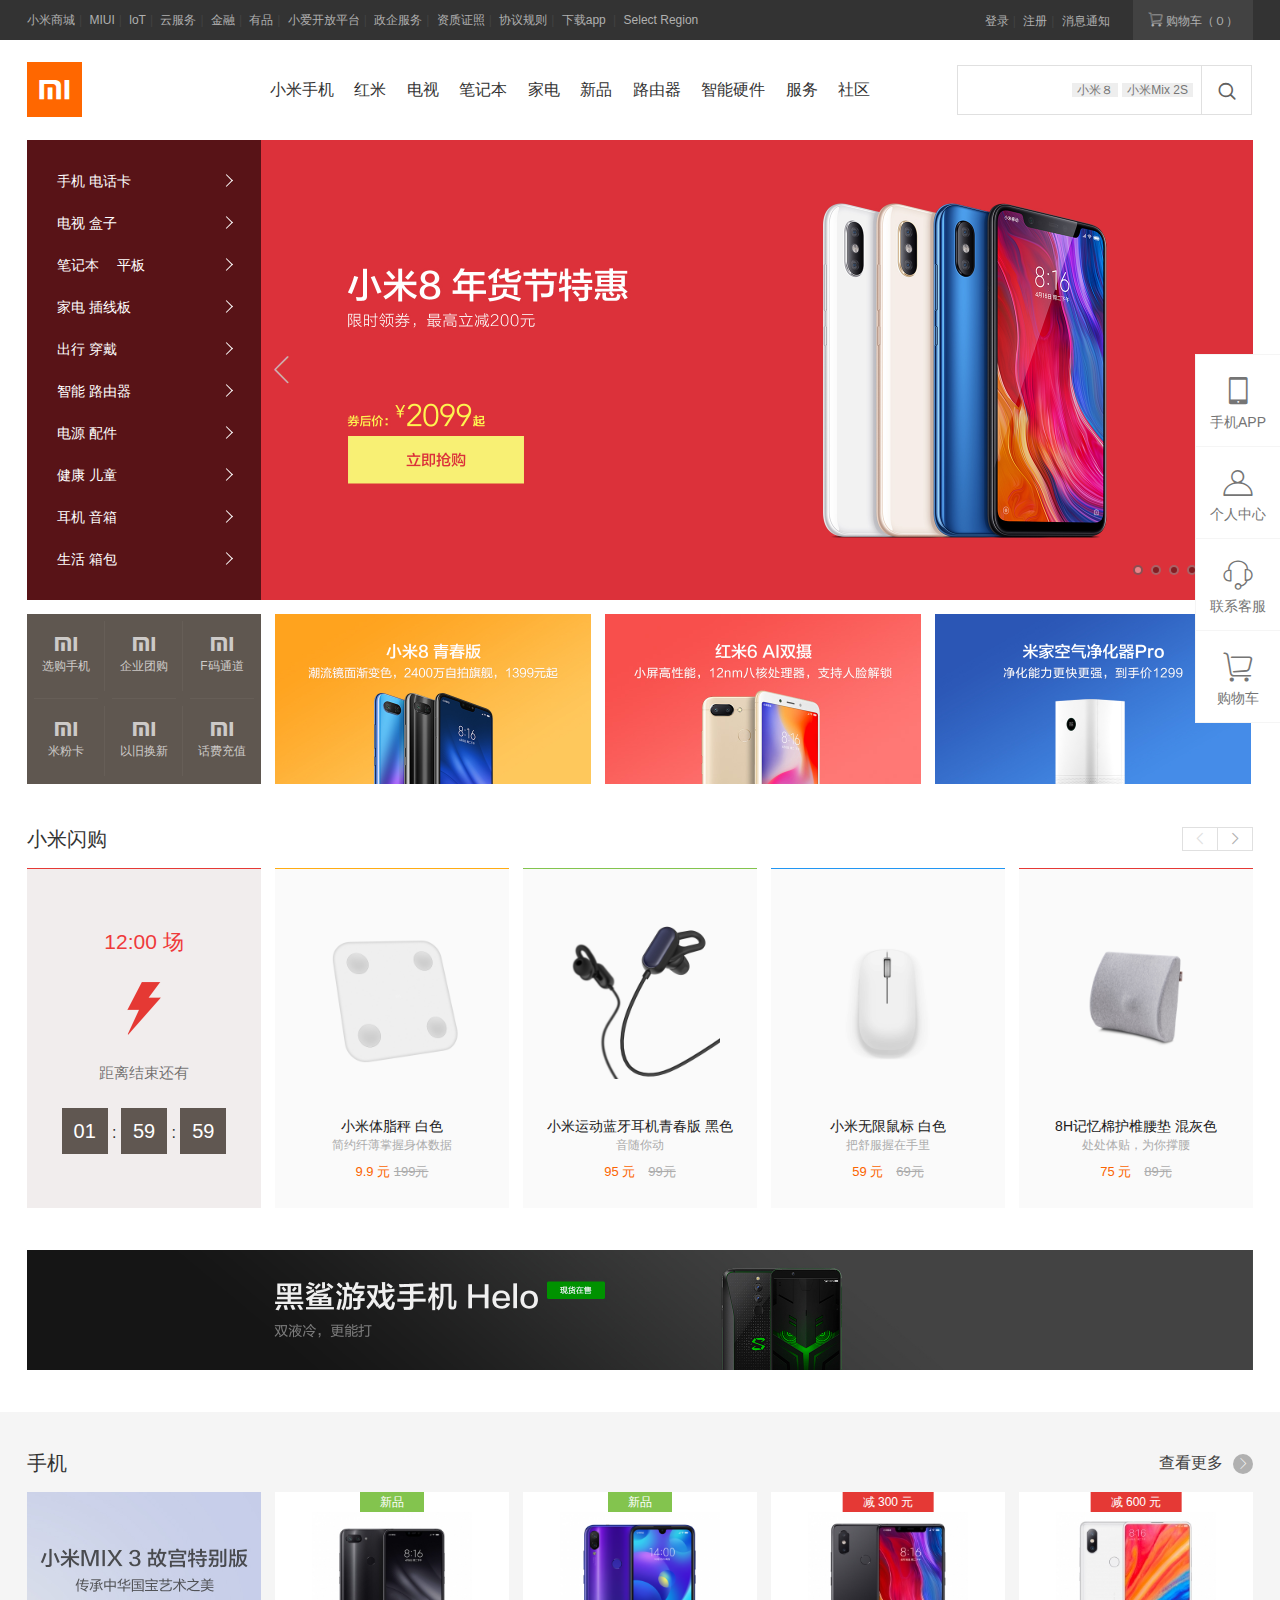
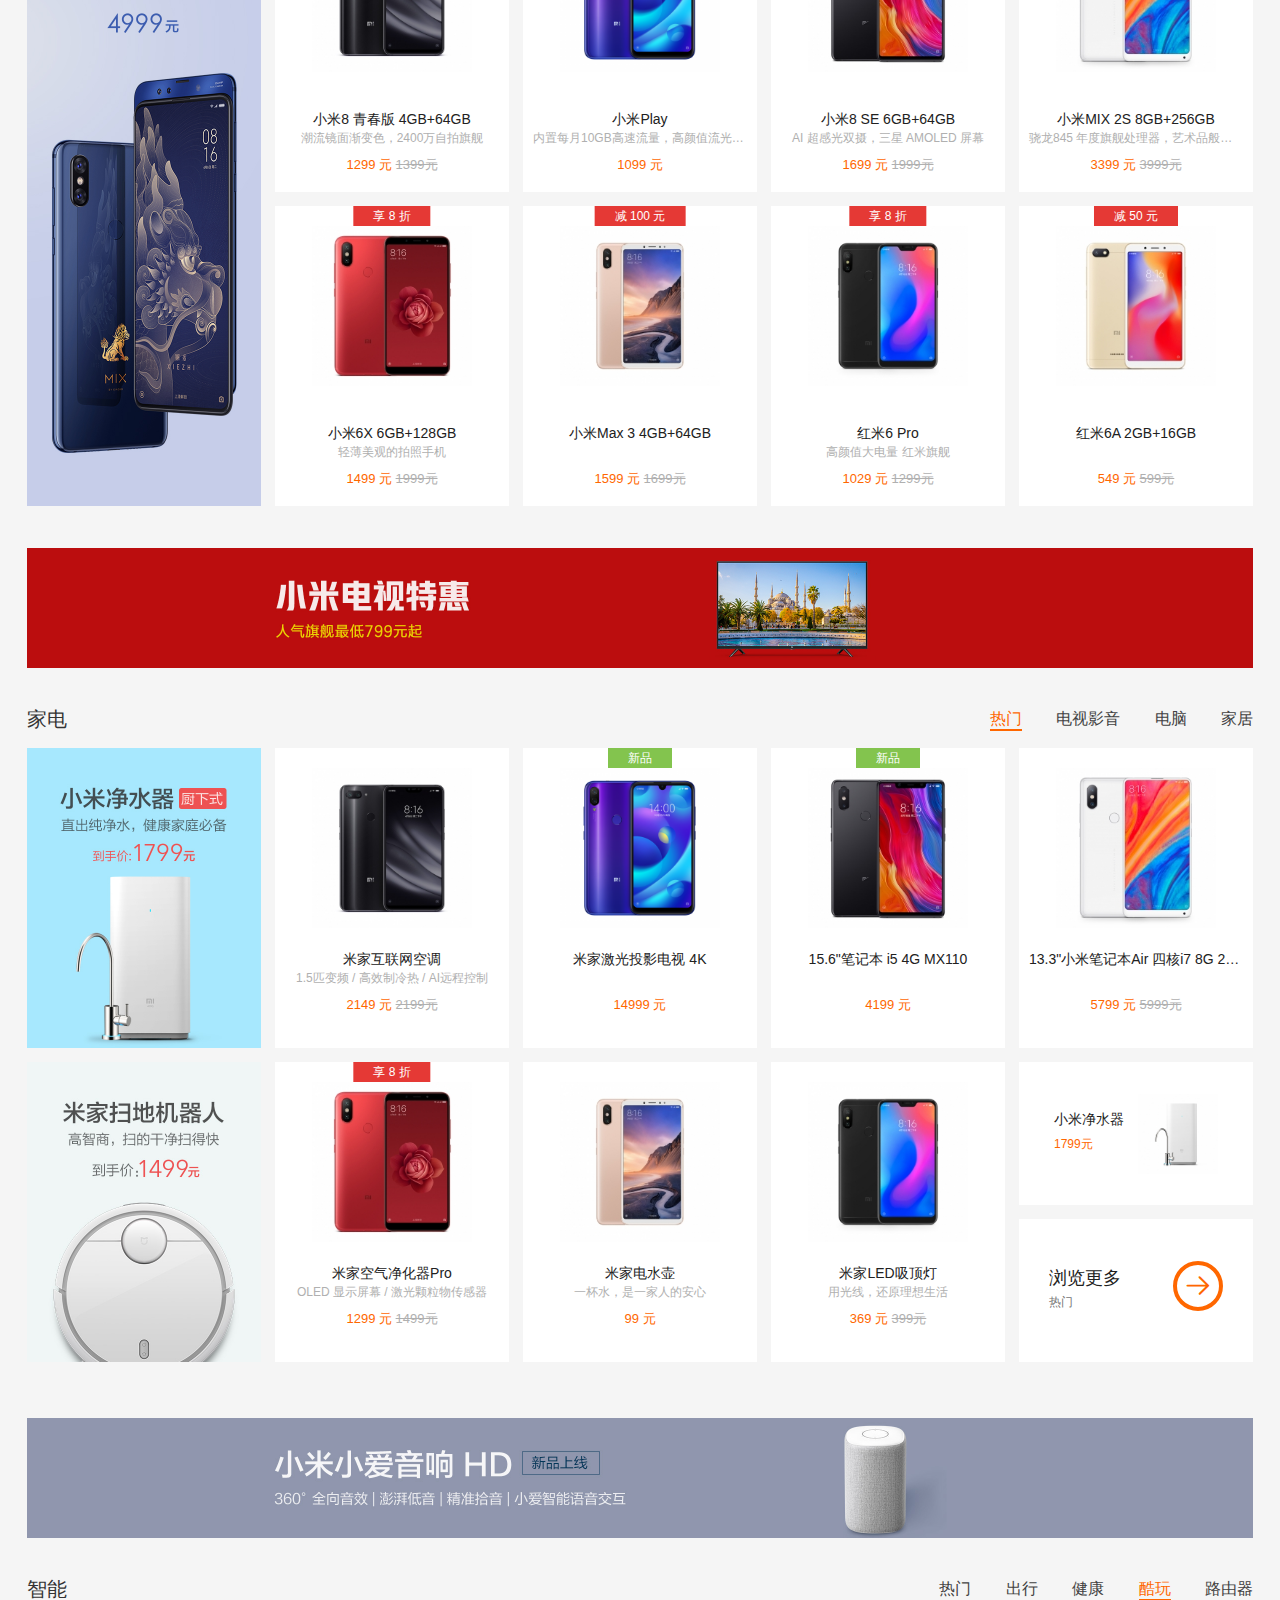
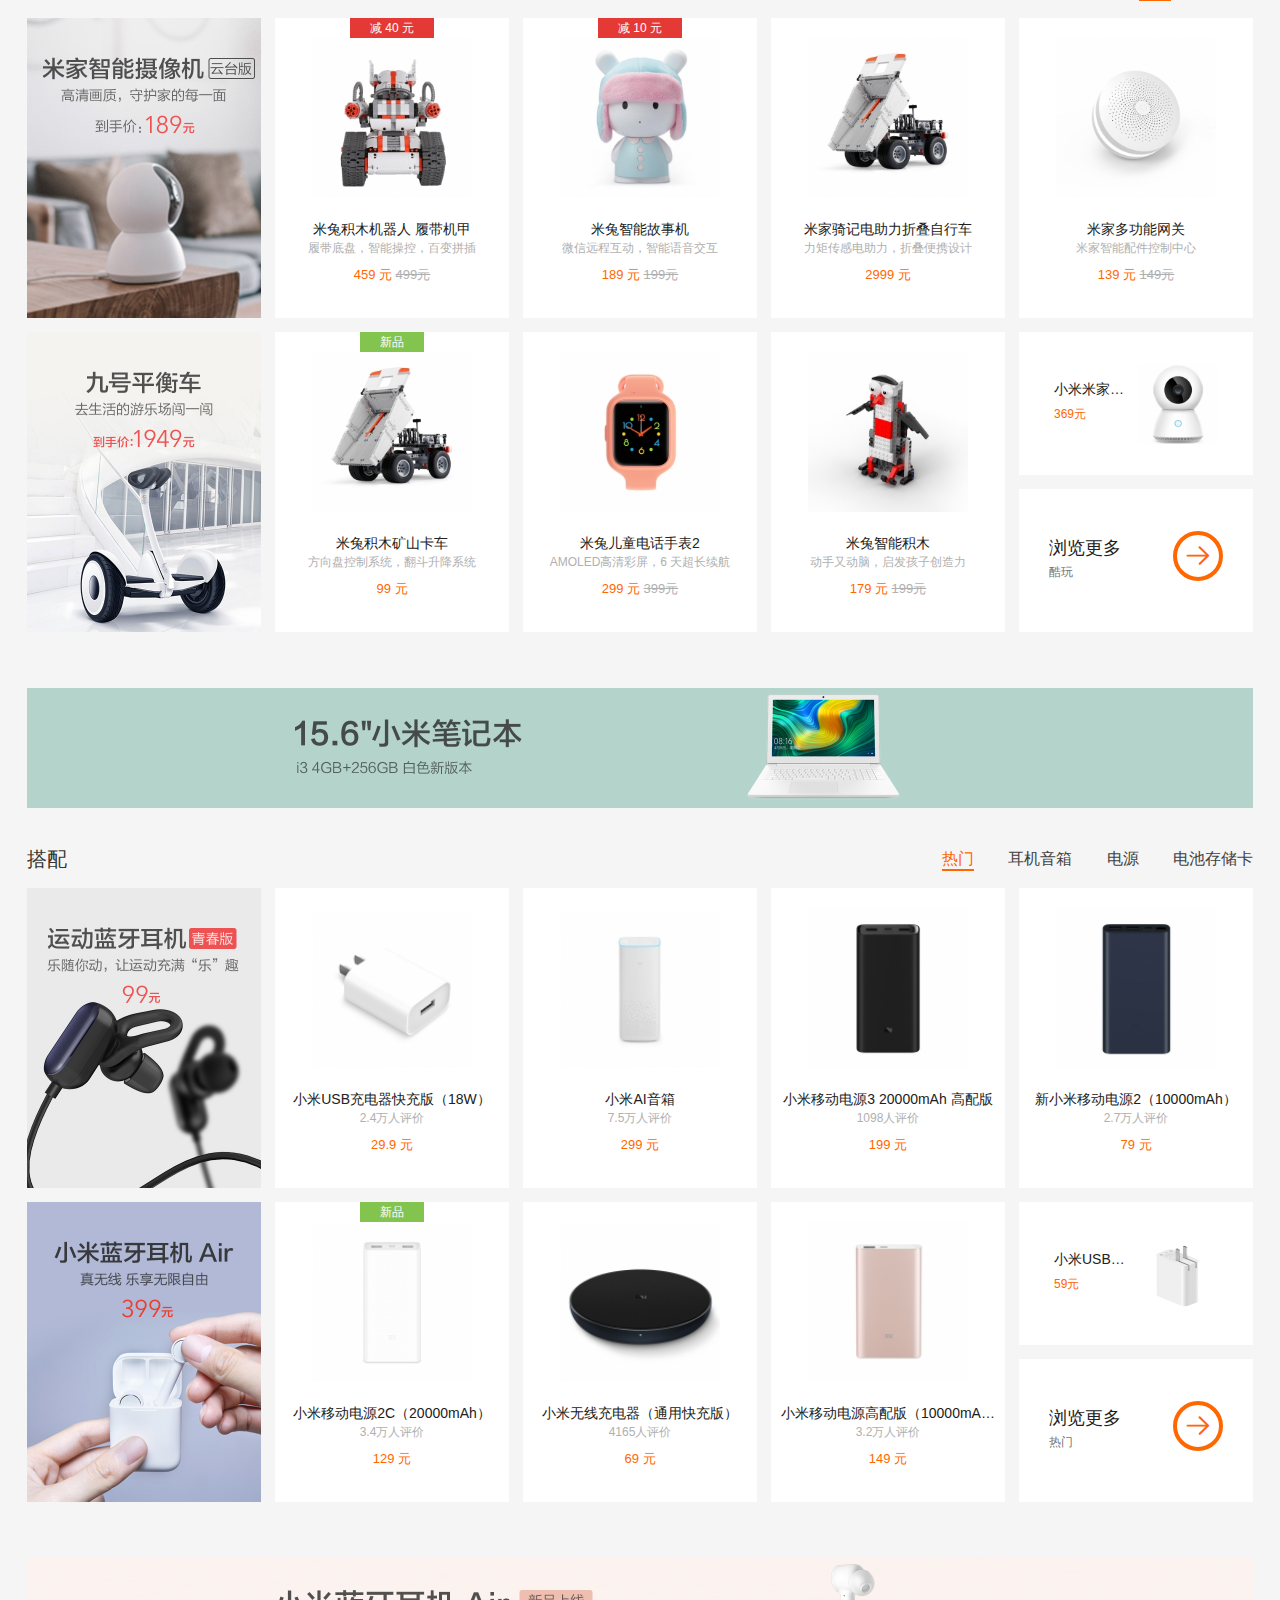
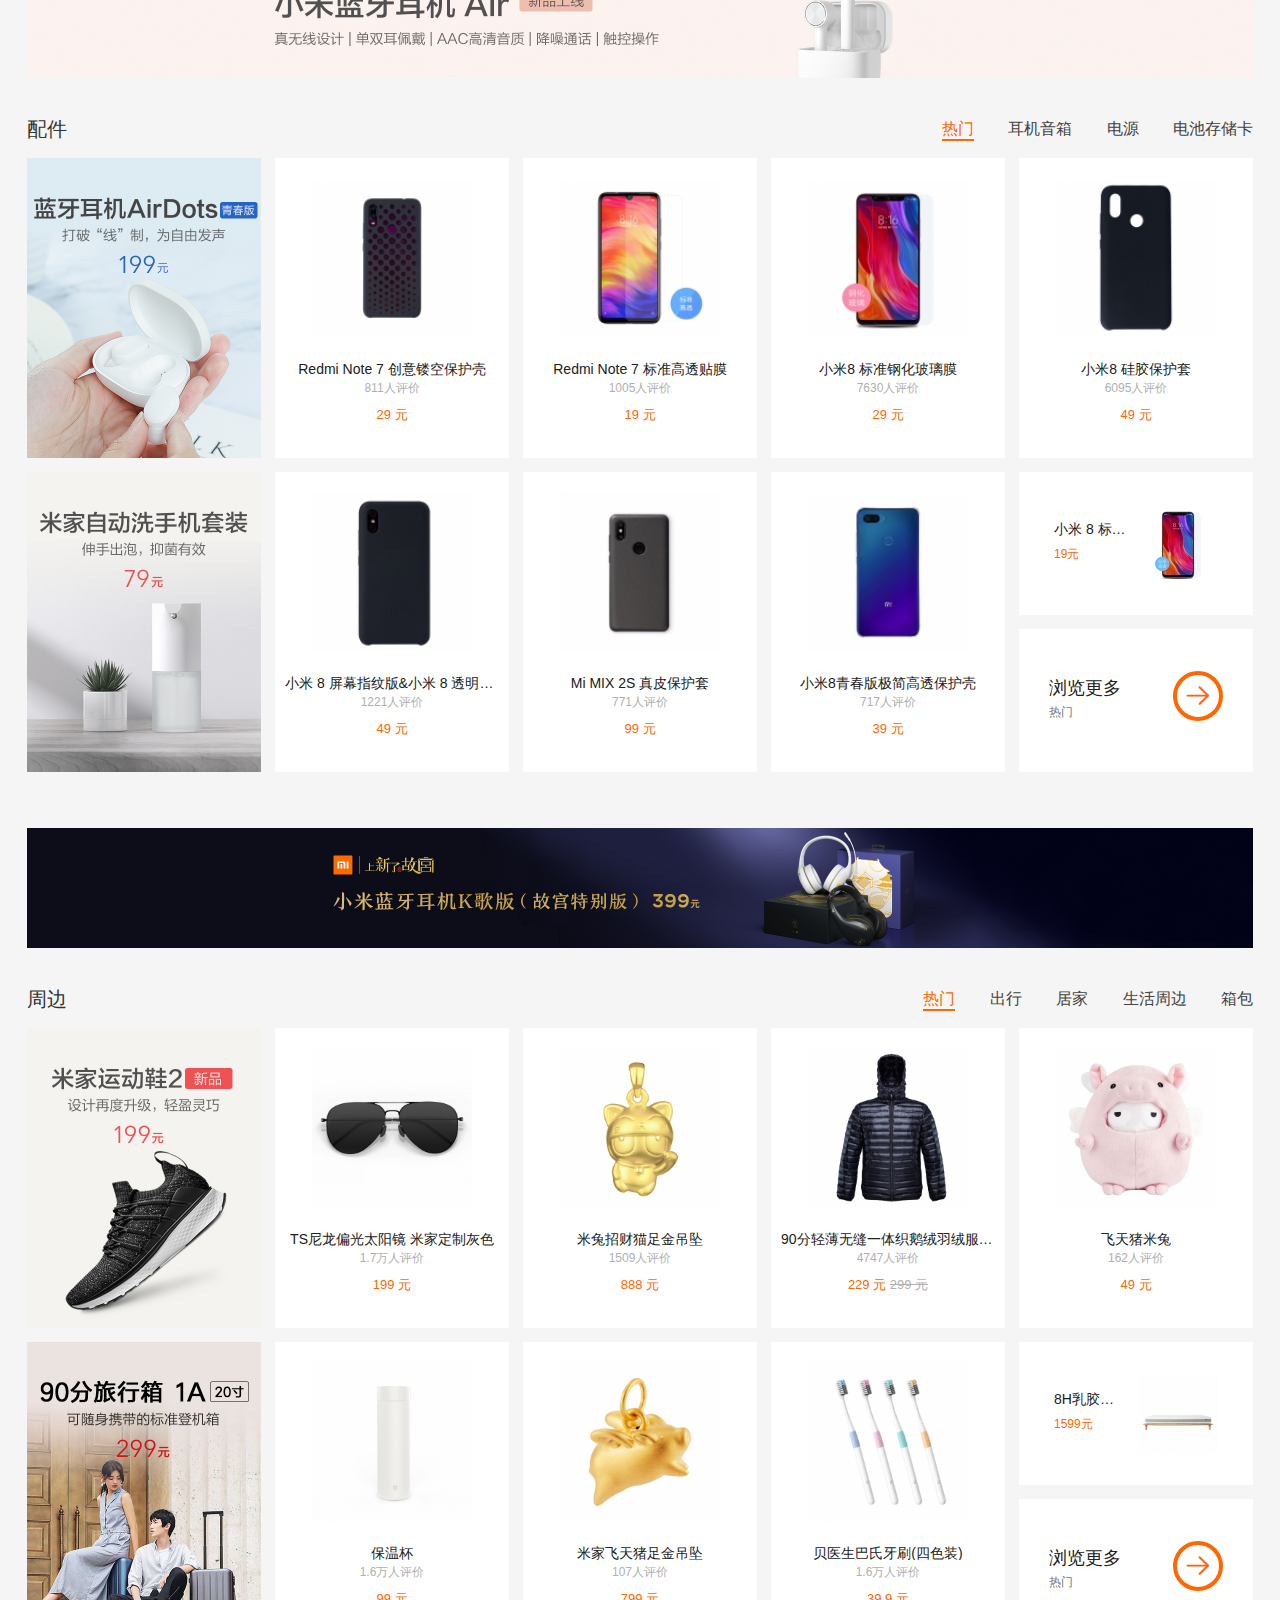
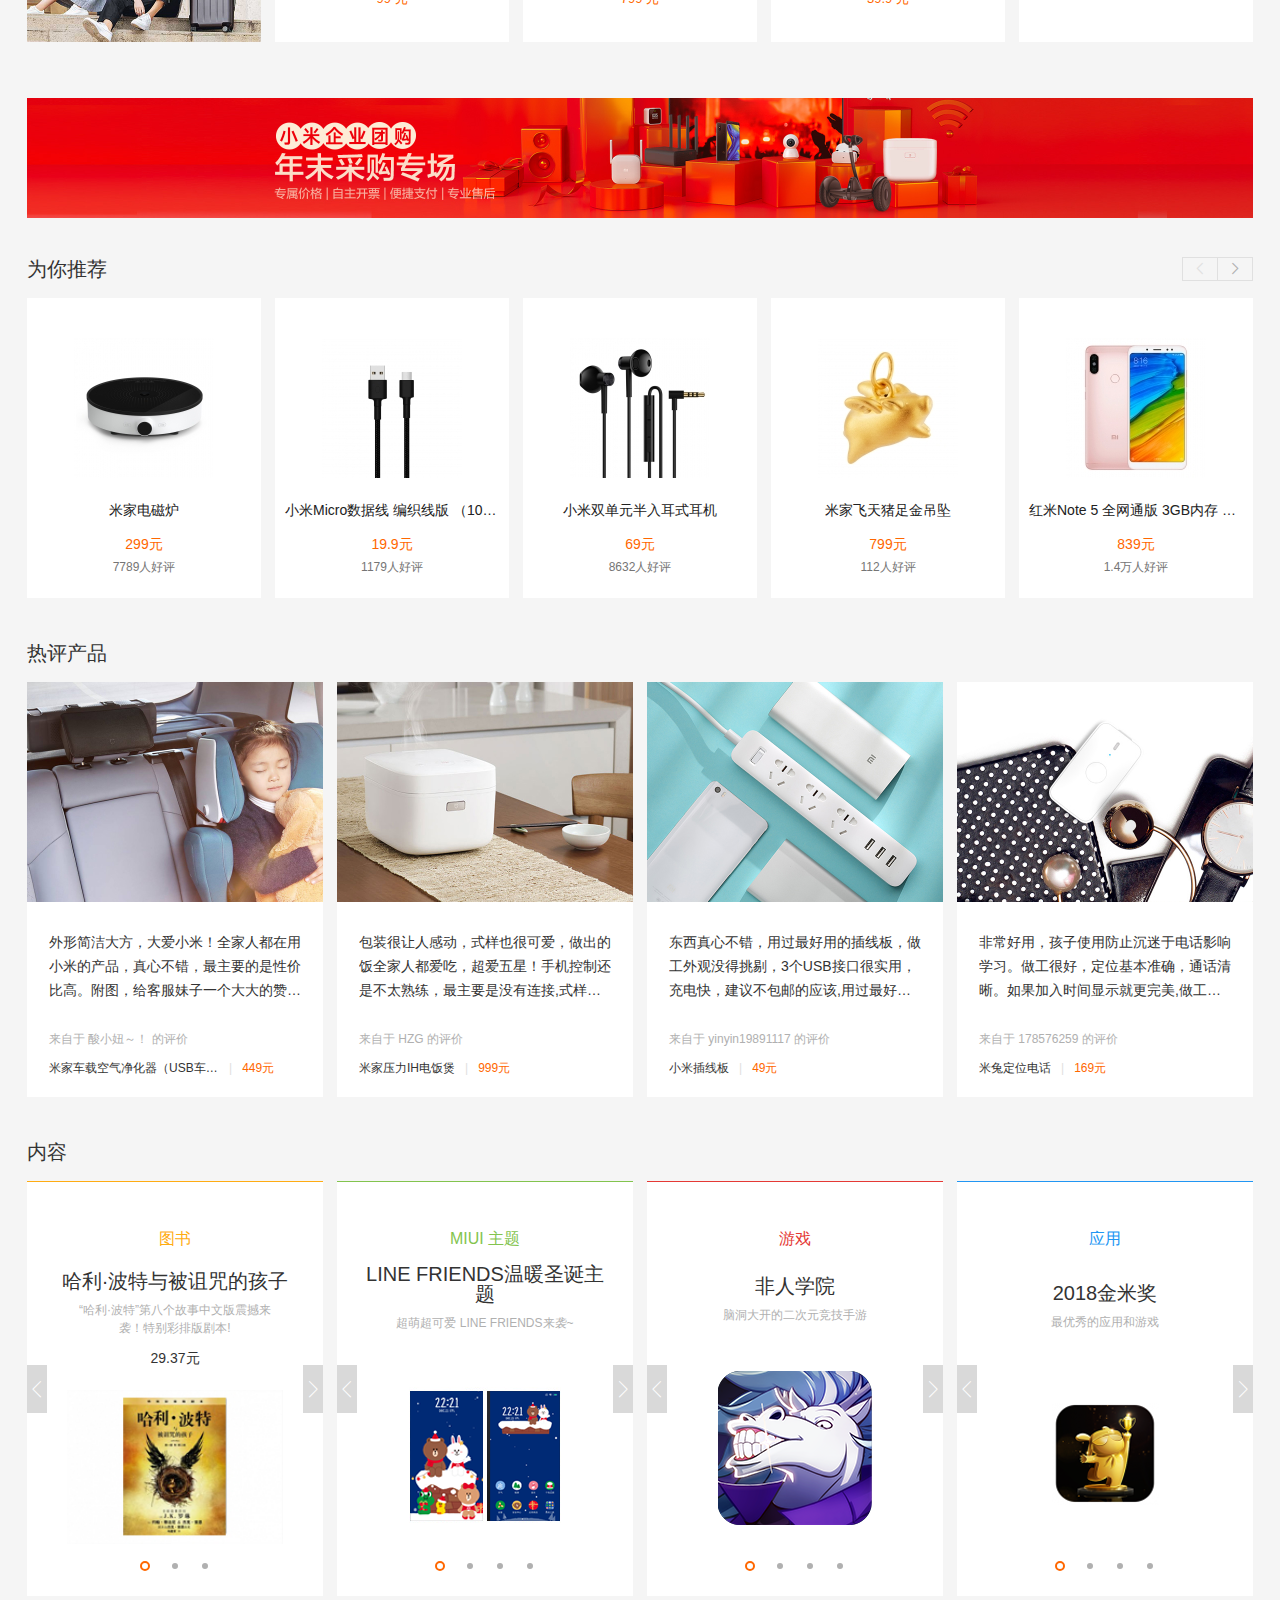
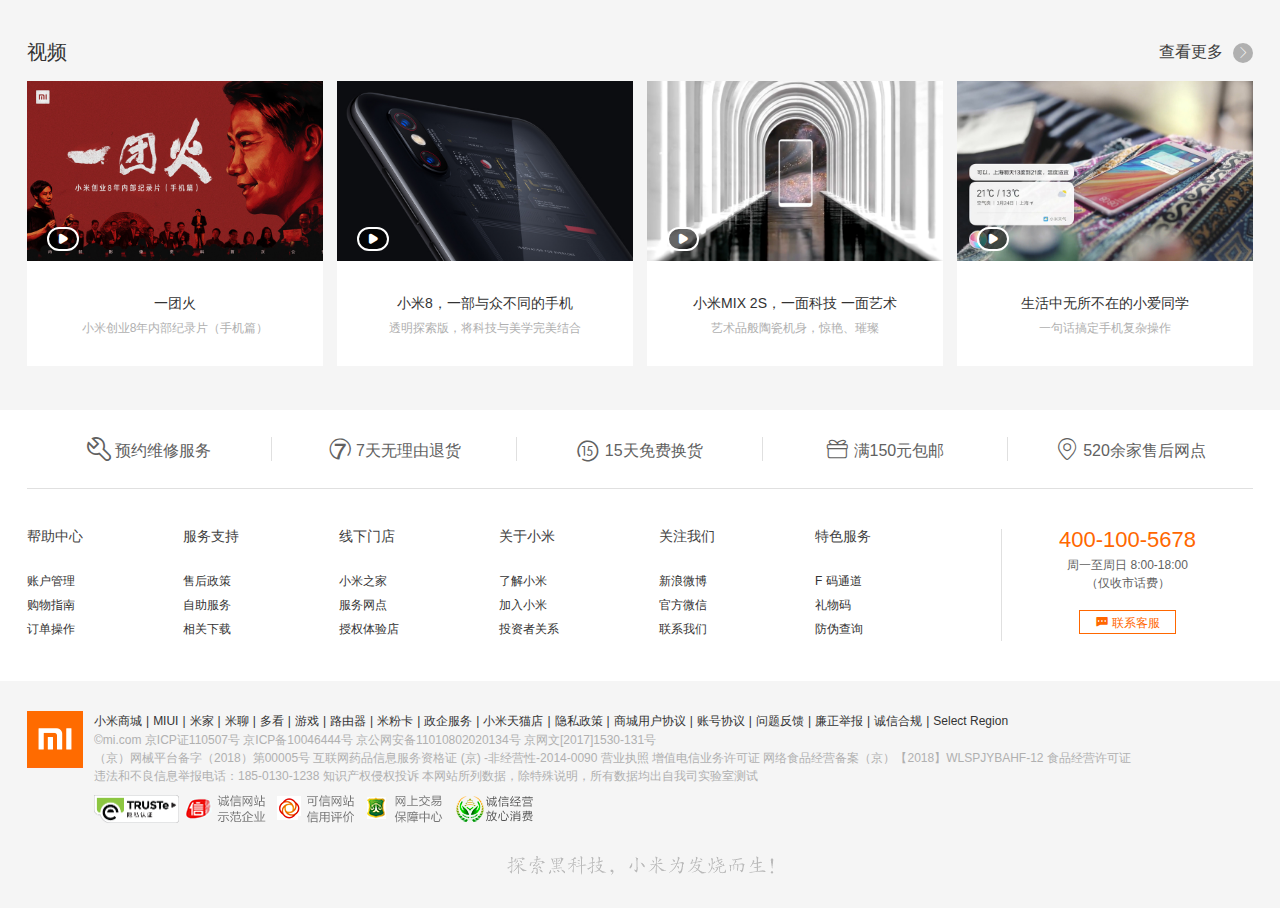
<file: index.html>
<!DOCTYPE html>
<html lang="en">

<head>
    <meta charset="UTF-8">
    <meta name="viewport" content="width=div, initial-scale=1.0">
    <meta http-equiv="X-UA-Compatible" content="ie=edge">
    <title>小米商城</title>
    <link rel="stylesheet" href="./css/index.css">
    <link rel="stylesheet" href="./css/icon.css">
    <link rel="stylesheet" href="./css/base.css">
    <link rel="stylesheet" href="./css/brief.css">
    <link rel="stylesheet" href="./css/flash.css">
    <link rel="stylesheet" href="./css/mobile.css">
    <link rel="stylesheet" href="./css/household.css">
    <link rel="stylesheet" href="./css/recommend.css">
    <link rel="stylesheet" href="./css/hotsale.css">
    <link rel="stylesheet" href="./css/all-content.css">
    <link rel="stylesheet" href="./css/audio.css">
    <link rel="stylesheet" href="./css/footer.css">
    <link rel="stylesheet" href="./css/side-bar.css">
</head>

<body>
    <!-- top-nav 部分 -->
    <div class="top-nav">
        <div class="wrapper">
            <div class="top-nav-left">
                <a href="#">小米商城</a><span class="line">|</span>
                <a href="#">MIUI</a><span class="line">|</span>
                <a href="#">loT</a><span class="line">|</span>
                <a href="#">云服务</a><span class="line">|</span>
                <a href="#">金融</a><span class="line">|</span>
                <a href="#">有品</a><span class="line">|</span>
                <a href="#">小爱开放平台</a><span class="line">|</span>
                <a href="#">政企服务</a><span class="line">|</span>
                <a href="#">资质证照</a><span class="line">|</span>
                <a href="#">协议规则</a><span class="line">|</span>
                <a href="#" class="down-app">
                    下载app
                    <div class="download">
                        <em></em>
                        <img src="./images/download.png" title="下载小米App">
                        <span class="content">小米商城App</span>
                    </div>
                </a>
                <span class="line">|</span>
                <a href="#">Select Region</a>
            </div>
            <div class="top-nav-right">
                <div class="login">
                    <a href="#">登录</a><span class="line">|</span>
                    <a href="#">注册</a><span class="line">|</span>
                    <a href="#">消息通知</a>
                </div>
                <a class="cart">
                    <i class="icon icon-cart"></i>
                    <span>购物车（０）</span>
                    <div class="cart-list">
                        <span>购物车还没有商品，赶紧选购吧！</span>
                    </div>
                </a>
            </div>

        </div>
    </div>

    <!-- header-nav 部分 -->
    <header class="header-nav">
        <div class="wrapper">
            <div class="mi-logo">
                <a href="#" cl>
                    <i class="icon icon-mi"></i>
                </a>
            </div>
            <div class="mi-nav">
                <a href="#">小米手机</a>
                <a href="#">红米</a>
                <a href="#">电视</a>
                <a href="#">笔记本</a>
                <a href="#">家电</a>
                <a href="#">新品</a>
                <a href="#">路由器</a>
                <a href="#">智能硬件</a>
                <a href="#">服务</a>
                <a href="#">社区</a>
            </div>
            <div class="search">
                <input type="text" />
                <i class="icon icon-search"></i>
                <div class="keyword">
                    <a href="#">小米８</a>
                    <a href="#">小米Mix 2S</a>
                </div>
            </div>
        </div>
        <!-- 01 -->
        <div class="mi-menu">
            <div class="wrapper">
                <ul>
                    <li class="top-nav-item">
                        <div class="tag">
                            新品
                        </div>
                        <a href="#">
                            <img src="./images/mi-menu-01/mix3-320.png">
                        </a>
                        <h3>小米MIX 3</h3>
                        <p>3299元起</p>
                        <div class="side-line"></div>
                    </li>
                    <li class="top-nav-item">
                        <a href="#">
                            <img src="./images/mi-menu-01/qingchun-320.png">
                        </a>
                        <h3>小米8 青春版</h3>
                        <p>1399元起</p>
                        <div class="side-line"></div>
                    </li>
                    <li class="top-nav-item">
                        <a href="#">
                            <img src="./images/mi-menu-01/pc-320-220-mi8.png">
                        </a>
                        <h3>小米8</h3>
                        <p>2699元起</p>
                        <div class="side-line"></div>
                    </li>
                    <li class="top-nav-item">
                        <div class="tag">
                            新品
                        </div>
                        <a href="#">
                            <img src="./images/mi-menu-01/pc-320-miplay-1.png">
                        </a>
                        <h3>小米Play</h3>
                        <p>1099元起</p>
                        <div class="side-line"></div>
                    </li>
                    <li class="top-nav-item">
                        <a href="#">
                            <img src="./images/mi-menu-01/pc-320-220-mi8se.png">
                        </a>
                        <h3>小米8 SE</h3>
                        <p>1699元起</p>
                    </li>
                </ul>
            </div>
        </div>
        <!-- 02 -->
        <div class="mi-menu">
            <div class="wrapper">
                <ul>
                    <li class="top-nav-item">
                        <div class="tag">
                            新品
                        </div>
                        <a href="#">
                            <img src="./images/mi-menu-02/note7320-220.png">
                        </a>
                        <h3>红米Note 7</h3>
                        <p>999元起</p>
                        <div class="side-line"></div>
                    </li>
                    <li class="top-nav-item">
                        <a href="#">
                            <img src="./images/mi-menu-02/6pro320-220.png">
                        </a>
                        <h3>红米6 Pro</h3>
                        <p>999元起</p>
                        <div class="side-line"></div>
                    </li>
                    <li class="top-nav-item">
                        <a href="#">
                            <img src="./images/mi-menu-02/666320.png">
                        </a>
                        <h3>红米6</h3>
                        <p>799元起</p>
                        <div class="side-line"></div>
                    </li>
                    <li class="top-nav-item">
                        <a href="#">
                            <img src="./images/mi-menu-02/6A320.png">
                        </a>
                        <h3>红米6A</h3>
                        <p>599元起</p>
                        <div class="side-line"></div>
                    </li>
                    <li class="top-nav-item">
                        <a href="#">
                            <img src="./images/mi-menu-02/note5-320-220.png">
                        </a>
                        <h3>红米Note 5</h3>
                        <p>1099元起</p>
                    </li>
                </ul>
            </div>
        </div>
        <!-- 03 -->
        <div class="mi-menu">
            <div class="wrapper">
                <ul>
                    <li class="top-nav-item">
                        <div class="tag">
                            新品
                        </div>
                        <a href="#">
                            <img src="./images/mi-menu-03/4s75.png">
                        </a>
                        <h3>小米电视4S 75英寸</h3>
                        <p>7999元</p>
                        <div class="side-line"></div>
                    </li>
                    <li class="top-nav-item">
                        <div class="tag">
                            热卖
                        </div>
                        <a href="#">
                            <img src="./images/mi-menu-03/32.png">
                        </a>
                        <h3>小米电视4A 32英寸</h3>
                        <p>799元</p>
                        <div class="side-line"></div>
                    </li>
                    <li class="top-nav-item">
                        <div class="tag">
                            新品
                        </div>
                        <a href="#">
                            <img src="./images/mi-menu-03/4a43.png">
                        </a>
                        <h3>小米电视4A 43英寸青春版</h3>
                        <p>1399元</p>
                        <div class="side-line"></div>
                    </li>
                    <li class="top-nav-item">
                        <div class="tag">
                            热卖
                        </div>
                        <a href="#">
                            <img src="./images/mi-menu-03/50.png">
                        </a>
                        <h3>小米电视4A 50英寸</h3>
                        <p>1899元</p>
                        <div class="side-line"></div>
                    </li>
                    <li class="top-nav-item">
                        <div class="tag">
                            热卖
                        </div>
                        <a href="#">
                            <img src="./images/mi-menu-03/4A-55.jpg">
                        </a>
                        <h3>小米电视4A 55英寸</h3>
                        <p>2199元</p>
                    </li>
                    <li class="top-nav-item">
                        <a href="#">
                            <img src="./images/mi-menu-03/475toutu.png">
                        </a>
                        <h3>查看全部</h3>
                        <p style="color:#333">小米电视</p>
                    </li>
                </ul>
            </div>
        </div>
        <!-- 04 -->
        <div class="mi-menu">
            <div class="wrapper">
                <ul>
                    <li class="top-nav-item">
                        <a href="#">
                            <img src="./images/mi-menu-04/bijiben32012.5.jpg">
                        </a>
                        <h3>小米笔记本 Air 12.5''</h3>
                        <p>3599元起</p>
                        <div class="side-line"></div>
                    </li>
                    <li class="top-nav-item">
                        <a href="#">
                            <img src="./images/mi-menu-04/daohang13.3.jpg">
                        </a>
                        <h3>小米笔记本 Air 13.3''</h3>
                        <p>4999元起</p>
                        <div class="side-line"></div>
                    </li>
                    <li class="top-nav-item">
                        <div class="tag">
                            新品
                        </div>
                        <a href="#">
                            <img src="./images/mi-menu-04/320x220biiben.png">
                        </a>
                        <h3>小米笔记本 15.6''</h3>
                        <p>4199元起</p>
                        <div class="side-line"></div>
                    </li>
                    <li class="top-nav-item">
                        <a href="#">
                            <img src="./images/mi-menu-04/WechatIMG603.png">
                        </a>
                        <h3>小米笔记本 Pro 15.6''</h3>
                        <p>5599元起</p>
                        <div class="side-line"></div>
                    </li>
                    <li class="top-nav-item">
                        <div class="tag">
                            新品
                        </div>
                        <a href="#">
                            <img src="./images/mi-menu-04/xinbijiben.png">
                        </a>
                        <h3>小米游戏本</h3>
                        <p>6699元起</p>
                        <div class="side-line"></div>
                    </li>
                    <li class="top-nav-item">
                        <a href="#">
                            <img src="./images/mi-menu-04/pingbanok.png">
                        </a>
                        <h3>小米平板</h3>
                        <p>1099元</p>
                    </li>
                </ul>
            </div>
        </div>
        <!-- 05 -->
        <div class="mi-menu">
            <div class="wrapper">
                <ul>
                    <li class="top-nav-item">
                        <a href="#">
                            <img src="./images/mi-menu-05/320_220.jpg">
                        </a>
                        <h3>米家互联网洗烘一体机10kg</h3>
                        <p>2499元</p>
                        <div class="side-line"></div>
                    </li>
                    <li class="top-nav-item">
                        <a href="#">
                            <img src="./images/mi-menu-05/yijinengxiao320.jpg">
                        </a>
                        <h3>米家互联网空调(一级能效)</h3>
                        <p>2599元</p>
                        <div class="side-line"></div>
                    </li>
                    <li class="top-nav-item">
                        <a href="#">
                            <img src="./images/mi-menu-05/yijinegxiaokongtiaoxin.jpg">
                        </a>
                        <h3>米家互联网空调</h3>
                        <p>2199元</p>
                        <div class="side-line"></div>
                    </li>
                    <li class="top-nav-item">
                        <a href="#">
                            <img src="./images/mi-menu-05/xiaomijingshuiqi.jpg">
                        </a>
                        <h3>小米净水器</h3>
                        <p>1799元</p>
                        <div class="side-line"></div>
                    </li>
                    <li class="top-nav-item">
                        <a href="#">
                            <img src="./images/mi-menu-05/saodijiqiren320-220.jpg">
                        </a>
                        <h3>米家扫地机器人</h3>
                        <p>1499元</p>
                    </li>
                    <li class="top-nav-item">
                        <a href="#">
                            <img src="./images/mi-menu-05/xinfeng.jpg">
                        </a>
                        <h3>新风机</h3>
                        <p>2499元</p>
                    </li>
                </ul>
            </div>
        </div>
        <!-- 06 -->
        <div class="mi-menu">
            <div class="wrapper">
                <ul>
                    <li class="top-nav-item">
                        <div class="tag">
                            新品
                        </div>
                        <a href="#">
                            <img src="./images/mi-menu-06/pc-320-miplay-1.png">
                        </a>
                        <h3>小米Play</h3>
                        <p>1099元</p>
                        <div class="side-line"></div>
                    </li>
                    <li class="top-nav-item">
                        <div class="tag">
                            新品
                        </div>
                        <a href="#">
                            <img src="./images/mi-menu-06/mix3-320.png">
                        </a>
                        <h3>小米MIX 3</h3>
                        <p>3299元起</p>
                        <div class="side-line"></div>
                    </li>
                    <li class="top-nav-item">
                        <a href="#">
                            <img src="./images/mi-menu-06/air-1.png">
                        </a>
                        <h3>小米蓝牙耳机Air</h3>
                        <p>399元</p>
                        <div class="side-line"></div>
                    </li>
                    <li class="top-nav-item">
                        <a href="#">
                            <img src="./images/mi-menu-06/pc-320-miplay-1.png">
                        </a>
                        <h3>小米小爱音箱HD</h3>
                        <p>599元</p>
                        <div class="side-line"></div>
                    </li>
                    <li class="top-nav-item">
                        <a href="#">
                            <img src="./images/mi-menu-06/pro-1.png">
                        </a>
                        <h3>米家台灯Pro</h3>
                        <p>349元</p>
                    </li>
                    <li class="top-nav-item">
                        <a href="#">
                            <img src="./images/mi-menu-06/zhu-1.png">
                        </a>
                        <h3>米家飞天猪足金吊坠</h3>
                        <p>799元</p>
                    </li>
                </ul>
            </div>
        </div>
        <!-- 07 -->
        <div class="mi-menu">
            <div class="wrapper">
                <ul>
                    <li class="top-nav-item">
                        <div class="tag">
                            双频双核
                        </div>
                        <a href="#">
                            <img src="./images/mi-menu-07/xiaomiluyouqi4.png">
                        </a>
                        <h3>小米路由器 4</h3>
                        <p>189元</p>
                        <div class="side-line"></div>
                    </li>
                    <li class="top-nav-item">
                        <a href="#">
                            <img src="./images/mi-menu-07/luyouqi41C.jpg">
                        </a>
                        <h3>小米路由器 4C</h3>
                        <p>69元</p>
                        <div class="side-line"></div>
                    </li>
                    <li class="top-nav-item">
                        <a href="#">
                            <img src="./images/mi-menu-07/3A.png">
                        </a>
                        <h3>小米路由器 3A</h3>
                        <p>139元</p>
                        <div class="side-line"></div>
                    </li>
                    <li class="top-nav-item">
                        <div class="tag">
                            双千兆
                        </div>
                        <a href="#">
                            <img src="./images/mi-menu-07/3G.png">
                        </a>
                        <h3>小米路由器 3G</h3>
                        <p>179元</p>
                        <div class="side-line"></div>
                    </li>
                    <li class="top-nav-item">
                        <div class="tag">
                            大容量
                        </div>
                        <a href="#">
                            <img src="./images/mi-menu-07/PRO.png">
                        </a>
                        <h3>小米路由器 HD/Pro</h3>
                        <p>449元</p>
                    </li>
                    <li class="top-nav-item">
                        <a href="#">
                            <img src="./images/mi-menu-07/quanbuluyouqi.png">
                        </a>
                        <h3>查看全部小米路由器</h3>
                    </li>
                </ul>
            </div>
        </div>
        <!-- 08 -->
        <div class="mi-menu">
            <div class="wrapper">
                <ul>
                    <li class="top-nav-item">
                        <a href="#">
                            <img src="./images/mi-menu-08/yuntai.jpg">
                        </a>
                        <h3>小米米家智能摄像机云台版</h3>
                        <p>189元</p>
                        <div class="side-line"></div>
                    </li>
                    <li class="top-nav-item">
                        <a href="#">
                            <img src="./images/mi-menu-08/xishouj.jpg">
                        </a>
                        <h3>米家自动洗手机套装</h3>
                        <p>79元</p>
                        <div class="side-line"></div>
                    </li>
                    <li class="top-nav-item">
                        <a href="#">
                            <img src="./images/mi-menu-08/airdots.jpg">
                        </a>
                        <h3>小米蓝牙耳机AirDots青春版</h3>
                        <p>199元</p>
                        <div class="side-line"></div>
                    </li>
                    <li class="top-nav-item">
                        <a href="#">
                            <img src="./images/mi-menu-08/xiaoaimini.jpg">
                        </a>
                        <h3>小米小爱音箱mini</h3>
                        <p>159元</p>
                        <div class="side-line"></div>
                    </li>
                    <li class="top-nav-item">
                        <a href="#">
                            <img src="./images/mi-menu-08/tixudao.jpg">
                        </a>
                        <h3>米家电动剃须刀</h3>
                        <p>179元</p>
                    </li>
                    <li class="top-nav-item">
                        <a href="#">
                            <img src="./images/mi-menu-08/shouhuanNFC.jpg">
                        </a>
                        <h3>查看全部</h3>
                        <p style="color:#333;">智能硬件</p>
                    </li>
                </ul>
            </div>
        </div>
    </header>

    <!-- slider 部分 -->
    <div class="slider wrapper">
        <div class="slider-banner">
            <a href="#"><img src="./images/slider/slider01.jpg"></a>
            <a href="#"><img src="./images/slider/slider02.jpg"></a>
            <a href="#"><img src="./images/slider/slider03.jpg"></a>
            <a href="#"><img src="./images/slider/slider04.jpg"></a>
            <a href="#"><img src="./images/slider/slider05.jpg"></a>
        </div>
        <div class="menu-nav">
            <ul id="menu">
                <li class="category-item">
                    <a href="#">手机 电话卡</a><i class="arrow-right"></i>
                </li>
                <li class="category-item">
                    <a href="#">电视 盒子</a><i class="arrow-right"></i></li>
                <li class="category-item"><a href="#">笔记本 　平板</a><i class="arrow-right"></i></li>
                <li class="category-item"><a href="#">家电 插线板</a><i class="arrow-right"></i></li>
                <li class="category-item"><a href="#">出行 穿戴</a><i class="arrow-right"></i></li>
                <li class="category-item"><a href="#">智能 路由器</a><i class="arrow-right"></i></li>
                <li class="category-item"><a href="#">电源 配件</a><i class="arrow-right"></i></li>
                <li class="category-item"><a href="#">健康 儿童</a><i class="arrow-right"></i></li>
                <li class="category-item"><a href="#">耳机 音箱</a><i class="arrow-right"></i></li>
                <li class="category-item"><a href="#">生活 箱包</a><i class="arrow-right"></i></li>
            </ul>
            <!-- 01 -->
            <div class="menu-detail">
                <ul class="menu-detail-col">
                    <li><a href="#"><img src="./images/menu-detail-01/mix3-80.png"><span>小米MIX 3</span></a></li>
                    <li><a href="#"><img src="./images/menu-detail-01/qingchun-80.png"><span>小米8 青春版</span></a></li>
                    <li><a href="#"><img src="./images/menu-detail-01/pingmu-80.png"><span>小米8 屏幕指纹版</span></a></li>
                    <li><a href="#"><img src="./images/menu-detail-01/m8-80.png"><span>小米8</span></a></li>
                    <li><a href="#"><img src="./images/menu-detail-01/m8se-80.png"><span>小米8 SE</span></a></li>
                    <li><a href="#"><img src="./images/menu-detail-01/mix2s80-80white.png"><span>小米MIX 2S</span></a></li>
                </ul>
                <ul class="menu-detail-col">
                    <li><a href="#"><img src="./images/menu-detail-01/max3-80-80.png"><span>小米Max 3</span></a></li>
                    <li><a href="#"><img src="./images/menu-detail-01/666666.png"><span>小米6X</span></a></li>
                    <li><a href="#"><img src="./images/menu-detail-01/heishahelo-80.png"><span>黑鲨游戏手机 Helo</span></a></li>
                    <li><a href="#"><img src="./images/menu-detail-01/heisha-80.png"><span>黑鲨游戏手机</span></a></li>
                    <li><a href="#"><img src="./images/menu-detail-01/note780-80.png"><span>红米Note 7</span></a></li>
                    <li><a href="#"><img src="./images/menu-detail-01/6pro140-140.png"><span>红米6 Pro</span></a></li>
                </ul>
                <ul class="menu-detail-col">
                    <li><a href="#"><img src="./images/menu-detail-01/666666.png"><span>红米6</span></a></li>
                    <li><a href="#"><img src="./images/menu-detail-01/6AAAA.png"><span>红米6A</span></a></li>
                    <li><a href="#"><img src="./images/menu-detail-01/note5-80-80.png"><span>红米Note 5</span></a></li>
                    <li><a href="#"><img src="./images/menu-detail-01/mimobile.jpg"><span>移动4G+专区</span></a></li>
                    <li><a href="#"><img src="./images/menu-detail-01/compare.jpg"><span>对比手机</span></a></li>
                    <li><a href="#"><img src="./images/menu-detail-01/mifenka-1.jpg"><span>米粉卡 日租卡</span></a></li>
                </ul>
                <ul class="menu-detail-col">
                    <li><a href="#"><img src="./images/menu-detail-01/mimobile.jpg"><span>小米移动 电话卡</span></a></li>
                    <li><a href="#"><img src="./images/menu-detail-01/weixiu80-80.png"><span>手机上门维修</span></a></li>
                    <li><a href="#"><img src="./images/menu-detail-01/yunfuwu.jpg"><span>云服务空间月卡</span></a></li>
                </ul>
            </div>
            <!-- 02 -->
            <div class="menu-detail">
                <ul class="menu-detail-col">
                    <li><a href="#"><img src="./images/menu-detail-02/mijiajiguang4k.jpg"><span>米家激光投影电视</span></a></li>
                    <li><a href="#"><img src="./images/menu-detail-02/TV4A-32.png"><span>小米电视4A 32英寸</span></a></li>
                    <li><a href="#"><img src="./images/menu-detail-02/TV4A-43QC.png"><span>小米电视4A 43英寸青春版</span></a></li>
                    <li><a href="#"><img src="./images/menu-detail-02/TV4A-50.png"><span>小米电视4A 50英寸</span></a></li>
                    <li><a href="#"><img src="./images/menu-detail-02/TV4S-55Q.png"><span>小米电视4A 55英寸</span></a></li>
                    <li><a href="#"><img src="./images/menu-detail-02/TV4A-58-x.png"><span>小米电视4A 58英寸</span></a></li>
                </ul>
                <ul class="menu-detail-col">
                    <li><a href="#"><img src="./images/menu-detail-02/65120_120.png"><span>小米电视4A 65英寸</span></a></li>
                    <li><a href="#"><img src="./images/menu-detail-02/TV4C-32.png"><span>小米电视4C 32英寸</span></a></li>
                    <li><a href="#"><img src="./images/menu-detail-02/4c-40.jpg"><span>小米电视4C 40英寸</span></a></li>
                    <li><a href="#"><img src="./images/menu-detail-02/TV4C-43.png"><span>小米电视4C 43英寸</span></a></li>
                    <li><a href="#"><img src="./images/menu-detail-02/TV4C-50.png"><span>小米电视4C 50英寸</span></a></li>
                    <li><a href="#"><img src="./images/menu-detail-02/TV4X-43xin.png"><span>小米电视4X 43英寸</span></a></li>
                </ul>
                <ul class="menu-detail-col">
                    <li><a href="#"><img src="./images/menu-detail-02/TV4X-55.png"><span>小米电视4X 55英寸</span></a></li>
                    <li><a href="#"><img src="./images/menu-detail-02/TVTYB.png"><span>小米电视体育版</span></a></li>
                    <li><a href="#"><img src="./images/menu-detail-02/TV4-55.png"><span>小米电视4 55英寸</span></a></li>
                    <li><a href="#"><img src="./images/menu-detail-02/65yiti.jpg"><span>小米电视4 65英寸旗舰版</span></a></li>
                    <li><a href="#"><img src="./images/menu-detail-02/TV4S-32.png"><span>小米电视4S 32英寸</span></a></li>
                    <li><a href="#"><img src="./images/menu-detail-02/TV4S-50.png"><span>小米电视4S 50英寸</span></a></li>
                </ul>
                <ul class="menu-detail-col">
                    <li><a href="#"><img src="./images/menu-detail-02/TV4s-55xin.jpg"><span>小米电视4S 55英寸</span></a></li>
                    <li><a href="#"><img src="./images/menu-detail-02/TV4S-55Q.png"><span>小米电视4S 55英寸曲面</span></a></li>
                    <li><a href="#"><img src="./images/menu-detail-02/TV4S-65.png"><span>小米电视4S 65英寸</span></a></li>
                    <li><a href="#"><img src="./images/menu-detail-02/TV4S-65PRO.png"><span>小米电视4S 65英寸PRO</span></a></li>
                    <li><a href="#"><img src="./images/menu-detail-02/4s75xin.jpg"><span>小米电视4S 75英寸PRO</span></a></li>
                    <li><a href="#"><img src="./images/menu-detail-02/hezibai480_80.jpg"><span>小米盒子</span></a></li>
                </ul>
            </div>
            <!-- 03 -->
            <div class="menu-detail" style="width: 531px;">
                <ul class="menu-detail-col">
                    <li><a href="#"><img src="./images/menu-detail-03/bijiben80.jpg"><span>小米笔记本 15.6"</span></a></li>
                    <li><a href="#"><img src="./images/menu-detail-03/80x80.png"><span>小米笔记本 13.3"</span></a></li>
                    <li><a href="#"><img src="./images/menu-detail-03/bijiben80 (1).jpg"><span>小米笔记本 12.5"</span></a></li>
                    <li><a href="#"><img src="./images/menu-detail-03/youxiben-80.jpg"><span>小米游戏本</span></a></li>
                    <li><a href="#"><img src="./images/menu-detail-03/pingban2.jpg"><span>小米平板4</span></a></li>
                    <li><a href="#"><img src="./images/menu-detail-03/yuemijianpan80.jpg"><span>键盘</span></a></li>
                </ul>
                <ul class="menu-detail-col">
                    <li><a href="#"><img src="./images/menu-detail-03/wxsb80.png"><span>鼠标/鼠标垫</span></a></li>
                    <li><a href="#"><img src="./images/menu-detail-03/usbzjqggg80.jpg"><span>转换器</span></a></li>
                    <li><a href="#"><img src="./images/menu-detail-03/xiaomipingbanpeijian80.jpg"><span>平板配件</span></a></li>
                    <li><a href="#"><img src="./images/menu-detail-03/bijibenshuangjianbao80.jpg"><span>笔记本双肩包</span></a></li>
                    <li><a href="#"><img src="./images/menu-detail-03/neidanbao80.jpg"><span>小米笔记本内胆包</span></a></li>
                </ul>
            </div>
            <!-- 04 -->
            <div class="menu-detail">
                <ul class="menu-detail-col">
                    <li><a href="#"><img src="./images/menu-detail-04/xiyiji.jpg"><span>米家互联网洗烘一体机</span></a></li>
                    <li><a href="#"><img src="./images/menu-detail-04/yijikongtiao80.jpg"><span>米家互联网空调一级能效</span></a></li>
                    <li><a href="#"><img src="./images/menu-detail-04/kongtiaoguan140.png"><span>米家互联网空调</span></a></li>
                    <li><a href="#"><img src="./images/menu-detail-04/mijiakongtiao.jpg"><span>米家空调</span></a></li>
                    <li><a href="#"><img src="./images/menu-detail-04/jingshuiqi80haha.jpg"><span>净水器</span></a></li>
                    <li><a href="#"><img src="./images/menu-detail-04/lvxinbashi.png"><span>净水器滤芯</span></a></li>
                </ul>
                <ul class="menu-detail-col">
                    <li><a href="#"><img src="./images/menu-detail-04/jiqiren.jpg"><span>扫地机器人</span></a></li>
                    <li><a href="#"><img src="./images/menu-detail-04/saodipeijian-80.jpg"><span>扫地机配件</span></a></li>
                    <li><a href="#"><img src="./images/menu-detail-04/jinghuaqi2S-80.jpg"><span>空气净化器</span></a></li>
                    <li><a href="#"><img src="./images/menu-detail-04/yalidianfanbao-80.jpg"><span>电饭煲</span></a></li>
                    <li><a href="#"><img src="./images/menu-detail-04/diancilu-80.jpg"><span>电磁炉</span></a></li>
                    <li><a href="#"><img src="./images/menu-detail-04/tangguo-80.jpg"><span>厨房用具</span></a></li>
                </ul>
                <ul class="menu-detail-col">
                    <li><a href="#"><img src="./images/menu-detail-04/dianshuihu-80.jpg"><span>电水壶</span></a></li>
                    <li><a href="#"><img src="./images/menu-detail-04/lvshuihu80.jpg"><span>滤水壶</span></a></li>
                    <li><a href="#"><img src="./images/menu-detail-04/mijiadianfengshan80.png"><span>落地风扇</span></a></li>
                    <li><a href="#"><img src="./images/menu-detail-04/touyingyi80.jpg"><span>投影仪</span></a></li>
                    <li><a href="#"><img src="./images/menu-detail-04/xidingdeng-80.jpg"><span>灯具</span></a></li>
                    <li><a href="#"><img src="./images/menu-detail-04/chaxianban80.jpg"><span>插线板</span></a></li>
                </ul>
                <ul class="menu-detail-col">
                    <li><a href="#"><img src="./images/menu-detail-04/xinfengji.jpg"><span>新风机</span></a></li>
                    <li><a href="#"><img src="./images/menu-detail-04/diannuanqi.jpg"><span>电暖器</span></a></li>
                    <li><a href="#"><img src="./images/menu-detail-04/yalidianfan.jpg"><span>电压力锅</span></a></li>
                </ul>
            </div>
            <!-- 05 -->
            <div class="menu-detail" style="width: 531px;">
                <ul class="menu-detail-col">
                    <li><a href="#"><img src="./images/menu-detail-05/shouhuan3.jpg"><span>手环手表</span></a></li>
                    <li><a href="#"><img src="./images/menu-detail-05/VRyitiji80.jpg"><span>VR</span></a></li>
                    <li><a href="#"><img src="./images/menu-detail-05/scooter-80.jpg"><span>平衡车</span></a></li>
                    <li><a href="#"><img src="./images/menu-detail-05/scooter2-80.jpg"><span>滑板车</span></a></li>
                    <li><a href="#"><img src="./images/menu-detail-05/zxc80-80.jpg"><span>自行车</span></a></li>
                    <li><a href="#"><img src="./images/menu-detail-05/chezainibianqi80.jpg"><span>车载逆变器</span></a></li>
                </ul>
                <ul class="menu-detail-col">
                    <li><a href="#"><img src="./images/menu-detail-05/peijian80.jpg"><span>平衡车配件</span></a></li>
                    <li><a href="#"><img src="./images/menu-detail-05/mirror-80.jpg"><span>智能后视镜</span></a></li>
                    <li><a href="#"><img src="./images/menu-detail-05/chezaikongjing.jpg"><span>车载空气净化器</span></a></li>
                </ul>
            </div>
            <!-- 06 -->
            <div class="menu-detail" style="width: 531px;">
                <ul class="menu-detail-col">
                    <li><a href="#"><img src="./images/menu-detail-06/luyouqi4_80.jpg"><span>路由器</span></a></li>
                    <li><a href="#"><img src="./images/menu-detail-06/duijiangji.jpg"><span>对讲机</span></a></li>
                    <li><a href="#"><img src="./images/menu-detail-06/zhinengjiating80.jpg"><span>智能家庭</span></a></li>
                    <li><a href="#"><img src="./images/menu-detail-06/wurenji80.jpg"><span>无人机</span></a></li>
                    <li><a href="#"><img src="./images/menu-detail-06/camera-head-80.jpg"><span>摄像机</span></a></li>
                    <li><a href="#"><img src="./images/menu-detail-06/camera-small-80.jpg"><span>照相机</span></a></li>
                </ul>
                <ul class="menu-detail-col">
                    <li><a href="#"><img src="./images/menu-detail-06/mensuo.jpg"><span>智能门锁</span></a></li>
                    <li><a href="#"><img src="./images/menu-detail-06/zhaopiandayinj.jpg"><span>打印机</span></a></li>
                </ul>
            </div>
            <!-- 07 -->
            <div class="menu-detail" style="width: 797px;">
                <ul class="menu-detail-col">
                    <li><a href="#"><img src="./images/menu-detail-07/dianyuan2.100080.jpg"><span>移动电源</span></a></li>
                    <li><a href="#"><img src="./images/menu-detail-07/shujuxian-80.jpg"><span>数据线</span></a></li>
                    <li><a href="#"><img src="./images/menu-detail-07/chezaichongdianqi80.jpg"><span>车充</span></a></li>
                    <li><a href="#"><img src="./images/menu-detail-07/chongdianqi-80.jpg"><span>充电器</span></a></li>
                    <li><a href="#"><img src="./images/menu-detail-07/wuxianchong80.jpg"><span>无线充</span></a></li>
                    <li><a href="#"><img src="./images/menu-detail-07/7Battery1.jpg"><span>电池</span></a></li>
                </ul>
                <ul class="menu-detail-col">
                    <li><a href="#"><img src="./images/menu-detail-07/zipaigan80.jpg"><span>自拍杆</span></a></li>
                    <li><a href="#"><img src="./images/menu-detail-07/cunchu80x80.jpg"><span>存储卡</span></a></li>
                    <li><a href="#"><img src="./images/menu-detail-07/baohu.jpg"><span>手机壳</span></a></li>
                    <li><a href="#"><img src="./images/menu-detail-07/tiemo.jpg"><span>手机贴膜</span></a></li>
                    <li><a href="#"><img src="./images/menu-detail-07/shoujizhijia80.jpg"><span>手机支架</span></a></li>
                    <li><a href="#"><img src="./images/menu-detail-07/pingban80.jpg"><span>平板配件</span></a></li>
                </ul>
                <ul class="menu-detail-col">
                    <li><a href="#"><img src="./images/menu-detail-07/heishashoubing80.jpg"><span>黑鲨配件</span></a></li>
                    <li><a href="#"><img src="./images/menu-detail-07/qitapeijian80.jpg"><span>其他配件</span></a></li>
                </ul>
            </div>
            <!-- 08 -->
            <div class="menu-detail" style="width: 797px;">
                <ul class="menu-detail-col">
                    <li><a href="#"><img src="./images/menu-detail-08/xishouji.jpg"><span>洗手机</span></a></li>
                    <li><a href="#"><img src="./images/menu-detail-08/tixvdao80.jpg"><span>剃须刀</span></a></li>
                    <li><a href="#"><img src="./images/menu-detail-08/yashua80.jpg"><span>牙刷</span></a></li>
                    <li><a href="#"><img src="./images/menu-detail-08/chuifengji.jpg"><span>吹风机</span></a></li>
                    <li><a href="#"><img src="./images/menu-detail-08/scale.jpg"><span>体重秤</span></a></li>
                    <li><a href="#"><img src="./images/menu-detail-08/xueyaji80.jpg"><span>血压计</span></a></li>
                </ul>
                <ul class="menu-detail-col">
                    <li><a href="#"><img src="./images/menu-detail-08/tiwenji80.jpg"><span>体温计</span></a></li>
                    <li><a href="#"><img src="./images/menu-detail-08/mitugushi-80.jpg"><span>早教启智</span></a></li>
                    <li><a href="#"><img src="./images/menu-detail-08/XIAOFEIJIBASHI.jpg"><span>遥控电动</span></a></li>
                    <li><a href="#"><img src="./images/menu-detail-08/toyblock2-80.jpg"><span>益智积木</span></a></li>
                    <li><a href="#"><img src="./images/menu-detail-08/shoubiao280.jpg"><span>儿童手表</span></a></li>
                    <li><a href="#"><img src="./images/menu-detail-08/huabanche80.jpg"><span>儿童滑板车</span></a></li>
                </ul>
                <ul class="menu-detail-col">
                    <li><a href="#"><img src="./images/menu-detail-08/laganxiang.jpg"><span>米兔拉杆箱</span></a></li>
                    <li><a href="#"><img src="./images/menu-detail-08/tuiche.jpg"><span>婴儿推车</span></a></li>
                    <li><a href="#"><img src="./images/menu-detail-08/shubao2.jpg"><span>儿童书包</span></a></li>
                </ul>
            </div>
            <!-- 09 -->
            <div class="menu-detail" style="width: 531px;">
                <ul class="menu-detail-col">
                    <li><a href="#"><img src="./images/menu-detail-09/xiaoaimini-08.jpg"><span>小米小爱音箱mini</span></a></li>
                    <li><a href="#"><img src="./images/menu-detail-09/erji80.jpg"><span>线控耳机</span></a></li>
                    <li><a href="#"><img src="./images/menu-detail-09/80xiangquan.jpg"><span>蓝牙耳机</span></a></li>
                    <li><a href="#"><img src="./images/menu-detail-09/toudai80.jpg"><span>头戴耳机</span></a></li>
                    <li><a href="#"><img src="./images/menu-detail-09/pinpai80.jpg"><span>品牌耳机</span></a></li>
                    <li><a href="#"><img src="./images/menu-detail-09/800-800-3.jpg"><span>蓝牙音箱</span></a></li>
                </ul>
                <ul class="menu-detail-col">
                    <li><a href="#"><img src="./images/menu-detail-09/xiaoai.jpg"><span>小爱AI音箱</span></a></li>
                    <li><a href="#"><img src="./images/menu-detail-09/gugongbanerji.png"><span>蓝牙耳机K歌版（故宫版）</span></a></li>
                    <li><a href="#"><img src="./images/menu-detail-09/xiaoaiyinxhd.jpg"><span>小米小爱音箱HD</span></a></li>
                </ul>
            </div>
            <!-- 10 -->
            <div class="menu-detail">
                <ul class="menu-detail-col">
                    <li><a href="#"><img src="./images/menu-detail-10/xiangbao-80.jpg"><span>双肩包</span></a></li>
                    <li><a href="#"><img src="./images/menu-detail-10/qianbao-80.jpg"><span>钱包</span></a></li>
                    <li><a href="#"><img src="./images/menu-detail-10/shounabao-80.jpg"><span>收纳包</span></a></li>
                    <li><a href="#"><img src="./images/menu-detail-10/lvxingxiang.jpg"><span>旅行箱</span></a></li>
                    <li><a href="#"><img src="./images/menu-detail-10/shenhuahui80.jpg"><span>运动鞋</span></a></li>
                    <li><a href="#"><img src="./images/menu-detail-10/txv80.jpg"><span>服饰</span></a></li>
                </ul>
                <ul class="menu-detail-col">
                    <li><a href="#"><img src="./images/menu-detail-10/tyj80.jpg"><span>眼镜</span></a></li>
                    <li><a href="#"><img src="./images/menu-detail-10/chuangdian-80-80.jpg"><span>床垫</span></a></li>
                    <li><a href="#"><img src="./images/menu-detail-10/zhent.ou80.png"><span>枕头</span></a></li>
                    <li><a href="#"><img src="./images/menu-detail-10/shafa.80.png"><span>沙发</span></a></li>
                    <li><a href="#"><img src="./images/menu-detail-10/jinmitu.jpg"><span>饰品</span></a></li>
                    <li><a href="#"><img src="./images/menu-detail-10/luosidao-80.jpg"><span>螺丝刀</span></a></li>
                </ul>
                <ul class="menu-detail-col">
                    <li><a href="#"><img src="./images/menu-detail-10/bbbbei.jpg"><span>保温杯</span></a></li>
                    <li><a href="#"><img src="./images/menu-detail-10/umbrella.jpg"><span>伞</span></a></li>
                    <li><a href="#"><img src="./images/menu-detail-10/quwenqi.jpg"><span>驱蚊器</span></a></li>
                    <li><a href="#"><img src="./images/menu-detail-10/ukelele.jpg"><span>尤克里里</span></a></li>
                    <li><a href="#"><img src="./images/menu-detail-10/maojinmaojin.jpg"><span>毛巾/浴巾</span></a></li>
                    <li><a href="#"><img src="./images/menu-detail-10/mitu-80.jpg"><span>米兔</span></a></li>
                </ul>
                <ul class="menu-detail-col">
                    <li><a href="#"><img src="./images/menu-detail-10/qianzibi-80.jpg"><span>签字笔</span></a></li>
                </ul>
            </div>
        </div>
        <div class="control">
            <a href="#" class="control-l">
                <i class="icon icon-left"></i>
            </a>
            <a href="#" class="control-r">
                <i class="icon icon-right"></i>
            </a>
        </div>
        <div class="page-indicators">
            <ul>
                <li class="indicators-item active"><a href="javascript:void(0);"></a></li>
                <li class="indicators-item"><a href="javascript:void(0);"></a></li>
                <li class="indicators-item"><a href="javascript:void(0);"></a></li>
                <li class="indicators-item"><a href="javascript:void(0);"></a></li>
                <li class="indicators-item"><a href="javascript:void(0);"></a></li>
            </ul>
        </div>
    </div>

    <!-- brief 部分 -->
    <div class="brief wrapper">
        <ul>
            <li class="line-rightb">
                <a href="javascript:void(0)">
                    <i class="icon icon-mi"></i>
                    <p class="brief-text">选购手机</p>
                </a>
            </li>
            <li class="line-rightb">
                <a href="javascript:void(0)">
                    <i class="icon icon-mi"></i>
                    <p class="brief-text">企业团购</p>
                </a>
            </li>
            <li class="line-bottom">
                <a href="javascript:void(0)">
                    <i class="icon icon-mi"></i>
                    <p class="brief-text">F码通道</p>
                </a>
            </li>
            <li class="line-right">
                <a href="javascript:void(0)">
                    <i class="icon icon-mi"></i>
                    <p class="brief-text">米粉卡</p>
                </a>
            </li>
            <li class="line-right">
                <a href="javascript:void(0)">
                    <i class="icon icon-mi"></i>
                    <p class="brief-text">以旧换新</p>
                </a>
            </li>
            <li>
                <a href="javascript:void(0)">
                    <i class="icon icon-mi"></i>
                    <p class="brief-text">话费充值</p>
                </a>
            </li>
        </ul>
        <div class="brief-image">
            <a href="javascript:void(0);" class="brief-col-1">
                <img src="./images/brief/xmad_15381015124677_QcEGp.jpg">
            </a>
            <a href="javascript:void(0);" class="brief-col-2">
                <img src="./images/brief/xmad_15410029988871_TdzPQ.jpg">
            </a>
            <a href="javascript:void(0);" class="brief-col-3">
                <img src="./images/brief/xmad_15468311598919_uvtgO.jpg">
            </a>
        </div>
    </div>

    <!-- flash 部分 -->
    <div class="flash wrapper">
        <div class="flash-header">
            <h3>小米闪购</h3>
            <ul id="flashArrow">
                <li class="flash-left disable">
                    <i class="icon icon-left"></i>
                </li>
                <li class="flash-right">
                    <i class="icon icon-right"></i>
                </li>
            </ul>
        </div>
        <div class="flash-content">
            <div class="time-over">
                <h3>12:00 场</h3>
                <img src="./images/flashpurchase.png">
                <p>距离结束还有</p>
                <div class="timer-out">
                    <span id="hour">02</span>
                    <em>:</em>
                    <span id="minute">00</span>
                    <em>:</em>
                    <span id="second">00</span>
                </div>
            </div>
            <div class="flash-goods" class="clearfix">
                <ul id="flashSlider">
                    <li class="goods-item color-orange">
                        <a href="javascript:void(0)">
                            <div class="bg"></div>
                            <img src="./images/flash/80fd939f-58c1-ae59-4cc6-27e3f409d353.jpg">
                            <h3>小米体脂秤 白色</h3>
                            <p>简约纤薄掌握身体数据</p>
                            <span>9.9 元 <em>199元</em></span>
                        </a>
                    </li>
                    <li class="goods-item color-green">
                        <a href="javascript:void(0)">
                            <div class="bg"></div>
                            <img src="./images/flash/pms_1533524874.99123627.jpg">
                            <h3>小米运动蓝牙耳机青春版 黑色</h3>
                            <p>音随你动</p>
                            <span>95 元　<em>99元</em></span>
                        </a>
                    </li>
                    <li class="goods-item color-blue">
                        <a href="javascript:void(0)">
                            <div class="bg"></div>
                            <img src="./images/flash/cd7da858-c99f-f64b-262b-f64705771231.jpg">
                            <h3>小米无限鼠标 白色</h3>
                            <p>把舒服握在手里</p>
                            <span>59 元　<em>69元</em></span>
                        </a>
                    </li>
                    <li class="goods-item color-red">
                        <a href="javascript:void(0)">
                            <div class="bg"></div>
                            <img src="./images/flash/pms_1521026663.07192206.jpg">
                            <h3>8H记忆棉护椎腰垫 混灰色</h3>
                            <p>处处体贴，为你撑腰</p>
                            <span>75 元　<em>89元</em></span>
                        </a>
                    </li>
                    <li class="goods-item color-orange">
                        <a href="javascript:void(0)">
                            <div class="bg"></div>
                            <img src="./images/flash/e277547c6e3329303dd2c20a327424c4.jpg">
                            <h3>小米AI音箱</h3>
                            <p>听音乐、语音遥控家电</p>
                            <span>9.9 元　<em>299元</em></span>
                        </a>
                    </li>
                    <li class="goods-item color-red">
                        <a href="javascript:void(0)">
                            <div class="bg"></div>
                            <img src="./images/flash/d504434f-1751-95e3-83fc-73d464f486e9.jpg">
                            <h3>小米小相机防水壳 黑色</h3>
                            <p>IP68级防水，无惧环境挑战</p>
                            <span>95 元　<em>99元</em></span>
                        </a>
                    </li>
                    <li class="goods-item color-blue">
                        <a href="javascript:void(0)">
                            <div class="bg"></div>
                            <img src="./images/flash/pms_1537857298.13668520.jpg">
                            <h3>两三点晴雨伞 咖啡色</h3>
                            <p>轻松拥有诗意的晴雨天</p>
                            <span>57 元　<em>59元</em></span>
                        </a>
                    </li>
                </ul>
            </div>
        </div>
    </div>

    <!--黑鲨 部分 -->
    <div class="black-shark wrapper">
        <a href="javascript:void(0)">
            <img src="./images/xmad_15471739714866_ZQWjM.jpg">
        </a>
    </div>

    <!-- 手机 部分 -->
    <div class="mobile">
        <div class="wrapper">
            <div class="mobile-header">
                <h3>手机</h3>
                <div class="mobile-more">
                    <a href="javascript:void(0)">
                        查看更多
                        <i class="icon icon-right"></i>
                    </a>
                </div>
            </div>
            <div class="mobile-content clearfix">
                <div class="mobile-left">
                    <a href="javascript:void(0)">
                        <img src="./images/mobile/xmad_1544580545953_UvEXK.jpg">
                    </a>
                </div>
                <div class="mobile-right">
                    <ul>
                        <li class="mobile-item">
                            <div class="flag flag-green">新品</div>
                            <a href="javascript:void(0)">
                                <img src="./images/mobile/pms_1537323963.1278763!220x220.jpg">
                                <h3>小米8 青春版 4GB+64GB</h3>
                                <p>潮流镜面渐变色，2400万自拍旗舰</p>
                                <span>1299 元 <em>1399元</em></span>
                            </a>
                        </li>
                        <li class="mobile-item">
                            <div class="flag flag-green">新品</div>
                            <a href="javascript:void(0)">
                                <img src="./images/mobile/pms_1545457703.71734471!220x220.png">
                                <h3>小米Play</h3>
                                <p>内置每月10GB高速流量，高颜值流光渐变色</p>
                                <span>1099 元</span>
                            </a>
                        </li>
                        <li class="mobile-item">
                            <div class="flag flag-red">减 300 元</div>
                            <a href="javascript:void(0)">
                                <img src="./images/mobile/pms_1527685277.65255600!220x220.jpg">
                                <h3>小米8 SE 6GB+64GB</h3>
                                <p>AI 超感光双摄，三星 AMOLED 屏幕</p>
                                <span>1699 元 <em>1999元</em></span>
                            </a>
                        </li>
                        <li class="mobile-item">
                            <div class="flag flag-red">减 600 元</div>
                            <a href="javascript:void(0)">
                                <img src="./images/mobile/pms_1522034061.12391230!220x220.jpg">
                                <h3>小米MIX 2S 8GB+256GB</h3>
                                <p>骁龙845 年度旗舰处理器，艺术品般陶瓷机身</p>
                                <span>3399 元 <em>3999元</em></span>
                            </a>
                        </li>
                        <li class="mobile-item">
                            <div class="flag flag-red">享 8 折</div>
                            <a href="javascript:void(0)">
                                <img src="./images/mobile/pms_1524621350.77238418!220x220.jpg">
                                <h3>小米6X 6GB+128GB</h3>
                                <p>轻薄美观的拍照手机</p>
                                <span>1499 元 <em>1999元</em></span>
                            </a>
                        </li>
                        <li class="mobile-item">
                            <div class="flag flag-red">减 100 元</div>
                            <a href="javascript:void(0)">
                                <img src="./images/mobile/pms_1531878001.22998509!220x220.jpg">
                                <h3>小米Max 3 4GB+64GB</h3>
                                <p>&nbsp;&nbsp;&nbsp;</p>
                                <span>1599 元 <em>1699元</em></span>
                            </a>
                        </li>
                        <li class="mobile-item">
                            <div class="flag flag-red">享 8 折</div>
                            <a href="javascript:void(0)">
                                <img src="./images/mobile/pms_1529635747.42979757!220x220.jpg">
                                <h3>红米6 Pro</h3>
                                <p>高颜值大电量 红米旗舰</p>
                                <span>1029 元 <em>1299元</em></span>
                            </a>
                        </li>
                        <li class="mobile-item">
                            <div class="flag flag-red">减 50 元</div>
                            <a href="javascript:void(0)">
                                <img src="./images/mobile/pms_1528719461.20891365!220x220.jpg">
                                <h3>红米6A 2GB+16GB</h3>
                                <p>&nbsp;&nbsp;&nbsp;</p>
                                <span>549 元 <em>599元</em></span>
                            </a>
                        </li>
                    </ul>
                </div>
            </div>
        </div>
    </div>

    <!--小米电视特惠 部分 -->
    <div class="tv-sale">
        <div class="wrapper">
            <a href="javascript:void(0)">
                <img src="./images/xmad_15471302447392_lWdEk.jpg">
            </a>
        </div>
    </div>

    <!-- 家电 部分 -->
    <div class="householder">
        <div class="wrapper">
            <div class="householder-header">
                <h3>家电</h3>
                <div class="householder-more">
                    <a class="active" href="javascript:void(0)">热门</a>
                    <a href="javascript:void(0)">电视影音</a>
                    <a href="javascript:void(0)">电脑</a>
                    <a href="javascript:void(0)">家居</a>
                </div>
            </div>
            <div class="householder-content clearfix">
                <div class="householder-left">
                    <a href="javascript:void(0)">
                        <img src="./images/jiadian/xmad_15453810333749_hDsXv.jpg">
                    </a>
                    <a href="javascript:void(0)">
                        <img src="./images/jiadian/xmad_15407948090121_sNfyZ.jpg">
                    </a>
                </div>
                <div class="householder-right">
                    <ul>
                        <li class="householder-item">
                            <a href="javascript:void(0)">
                                <img src="./images/mobile/pms_1537323963.1278763!220x220.jpg">
                                <h3>米家互联网空调</h3>
                                <p>1.5匹变频 / 高效制冷热 / AI远程控制</p>
                                <span>2149 元 <em>2199元</em></span>
                            </a>
                            <div class="review-wrapper">
                                <a href="javascript:void(0)">
                                    <h3>已安装好了，是不是很气派</h3>
                                    <p>来自于 孙李 的评价</p>
                                </a>
                            </div>
                        </li>
                        <li class="householder-item">
                            <div class="flag flag-green">新品</div>
                            <a href="javascript:void(0)">
                                <img src="./images/mobile/pms_1545457703.71734471!220x220.png">
                                <h3>米家激光投影电视 4K</h3>
                                <p>&nbsp;&nbsp;&nbsp;</p>
                                <span>14999 元</span>
                            </a>
                            <div class="review-wrapper">
                                <a href="javascript:void(0)">
                                    <h3>外观很好，手感不错，质感不错，稳重大气！</h3>
                                    <p>来自于 ideal 的评价</p>
                                </a>
                            </div>
                        </li>
                        <li class="householder-item">
                            <div class="flag flag-green">新品</div>
                            <a href="javascript:void(0)">
                                <img src="./images/mobile/pms_1527685277.65255600!220x220.jpg">
                                <h3>15.6"笔记本 i5 4G MX110</h3>
                                <p>&nbsp;&nbsp;&nbsp;</p>
                                <span>4199 元</span>
                            </a>
                            <div class="review-wrapper">
                                <a href="javascript:void(0)">
                                    <h3>办公用很合适，物美价廉，小米的忠实粉丝</h3>
                                    <p>来自于 漂泊 的评价</p>
                                </a>
                            </div>
                        </li>
                        <li class="householder-item">
                            <a href="javascript:void(0)">
                                <img src="./images/mobile/pms_1522034061.12391230!220x220.jpg">
                                <h3>13.3"小米笔记本Air 四核i7 8G 256G MX150 银色</h3>
                                <p>&nbsp;&nbsp;&nbsp;</p>
                                <span>5799 元 <em>5999元</em></span>
                            </a>
                            <div class="review-wrapper">
                                <a href="javascript:void(0)">
                                    <h3>轻薄完美，深空灰超帅！</h3>
                                    <p>来自1*152436的评价</p>
                                </a>
                            </div>
                        </li>
                        <li class="householder-item">
                            <a href="javascript:void(0)">
                                <div class="flag flag-red">享 8 折</div>
                                <img src="./images/mobile/pms_1524621350.77238418!220x220.jpg">
                                <h3>米家空气净化器Pro</h3>
                                <p>OLED 显示屏幕 / 激光颗粒物传感器</p>
                                <span>1299 元 <em>1499元</em></span>
                            </a>
                            <div class="review-wrapper">
                                <a href="javascript:void(0)">
                                    <h3>小小的 喜欢 希望可以用久一点 还是不错的</h3>
                                    <p>来自于 2156774032 的评价</p>
                                </a>
                            </div>
                        </li>
                        <li class="householder-item">
                            <a href="javascript:void(0)">
                                <img src="./images/mobile/pms_1531878001.22998509!220x220.jpg">
                                <h3>米家电水壶</h3>
                                <p>一杯水，是一家人的安心</p>
                                <span>99 元</span>
                            </a>
                            <div class="review-wrapper">
                                <a href="javascript:void(0)">
                                    <h3>变成忠实的米粉了，烧水很快声音也小，顺便晒几张小米8</h3>
                                    <p>来自于 针掉在路上 的评价</p>
                                </a>
                            </div>
                        </li>
                        <li class="householder-item">
                            <a href="javascript:void(0)">
                                <img src="./images/mobile/pms_1529635747.42979757!220x220.jpg">
                                <h3>米家LED吸顶灯</h3>
                                <p>用光线，还原理想生活</p>
                                <span>369 元 <em>399元</em></span>
                            </a>
                            <div class="review-wrapper">
                                <a href="javascript:void(0)">
                                    <h3>好看，并且有多重亮光可以选择！炒鸡喜欢~</h3>
                                    <p>来自于 璇璇vivid 的评价</p>
                                </a>
                            </div>
                        </li>
                        <li class="householder-item">
                            <div class="top">
                                <h3>小米净水器</h3>
                                <p>1799元</p>
                                <img src="./images/jiadian/pms_1521634907.16181074!220x220.jpg">
                            </div>
                            <div class="bottom">
                                <h3>浏览更多</h3>
                                <p>热门</p>
                                <a href="javascript:void(0)">
                                    <i class="icon icon-rolltop"></i>
                                </a>
                            </div>
                        </li>
                    </ul>
                </div>
            </div>
        </div>
    </div>

    <!--小米小爱音响 部分 -->
    <div class="tv-sale">
        <div class="wrapper">
            <a href="javascript:void(0)">
                <img src="./images/xmad_15469143362876_taElj.jpg">
            </a>
        </div>
    </div>

    <!-- 智能 部分 -->
    <div class="householder">
        <div class="wrapper">
            <div class="householder-header">
                <h3>智能</h3>
                <div class="householder-more">
                    <a href="javascript:void(0)">热门</a>
                    <a href="javascript:void(0)">出行</a>
                    <a href="javascript:void(0)">健康</a>
                    <a class="active" href="javascript:void(0)">酷玩</a>
                    <a href="javascript:void(0)">路由器</a>
                </div>
            </div>
            <div class="householder-content clearfix">
                <div class="householder-left">
                    <a href="javascript:void(0)">
                        <img src="./images/Intelligence/xmad_15407955088238_axybK.jpg">
                    </a>
                    <a href="javascript:void(0)">
                        <img src="./images/Intelligence/xmad_15452721683656_XqjHJ.jpg">
                    </a>
                </div>
                <div class="householder-right">
                    <ul>
                        <li class="householder-item">
                            <div class="flag flag-red">减 40 元</div>
                            <a href="javascript:void(0)">
                                <img src="./images/Intelligence/pms_1499048837.78256911!220x220.jpg">
                                <h3>米兔积木机器人 履带机甲</h3>
                                <p>履带底盘，智能操控，百变拼插</p>
                                <span>459 元 <em>499元</em></span>
                            </a>
                            <div class="review-wrapper">
                                <a href="javascript:void(0)">
                                    <h3>六一礼物</h3>
                                    <p>来自于 炎与永远 的评价</p>
                                </a>
                            </div>
                        </li>
                        <li class="householder-item">
                            <div class="flag flag-red">减 10 元</div>
                            <a href="javascript:void(0)">
                                <img src="./images/Intelligence/pms_1464615180.86261317!220x220.jpg">
                                <h3>米兔智能故事机</h3>
                                <p>微信远程互动，智能语音交互</p>
                                <span>189 元 <em>199元</em></span>
                            </a>
                            <div class="review-wrapper">
                                <a href="javascript:void(0)">
                                    <h3>特别好玩的米兔兔，那么可爱，功能有好多，大宝小宝玩的...</h3>
                                    <p>来自于 桔子柚苏 的评价</p>
                                </a>
                            </div>
                        </li>
                        <li class="householder-item">
                            <a href="javascript:void(0)">
                                <img src="./images/Intelligence/pms_1520564952.59464287!220x220.jpg">
                                <h3>米家骑记电助力折叠自行车</h3>
                                <p>力矩传感电助力，折叠便携设计</p>
                                <span>2999 元</span>
                            </a>
                            <div class="review-wrapper">
                                <a href="javascript:void(0)">
                                    <h3>等了好久，终于本地区有卖，挺好的车，以后汽车放离家远...</h3>
                                    <p>来自于 郑志明 的评价</p>
                                </a>
                            </div>
                        </li>
                        <li class="householder-item">
                            <a href="javascript:void(0)">
                                <img src="./images/Intelligence/pms_1480474019.52478532!220x220.jpg">
                                <h3>米家多功能网关</h3>
                                <p>米家智能配件控制中心</p>
                                <span>139 元 <em>149元</em></span>
                            </a>
                            <div class="review-wrapper">
                                <a href="javascript:void(0)">
                                    <h3>特别好，就是还不太会设置，正在研究中。</h3>
                                    <p>来自于 1496477917 的评价</p>
                                </a>
                            </div>
                        </li>
                        <li class="householder-item">
                            <div class="flag flag-green">新品</div>
                            <a href="javascript:void(0)">
                                <img src="./images/Intelligence/pms_1520564952.59464287!220x220.jpg">
                                <h3>米兔积木矿山卡车</h3>
                                <p>方向盘控制系统，翻斗升降系统</p>
                                <span>99 元</span>
                            </a>
                            <div class="review-wrapper">
                                <a href="javascript:void(0)">
                                    <h3>儿子自己一个人完成的太棒了，比我强多了，以后继续购买...</h3>
                                    <p>来自于 79473929 的评价</p>
                                </a>
                            </div>
                        </li>
                        <li class="householder-item">
                            <a href="javascript:void(0)">
                                <img src="./images/Intelligence/pms_1498526059.78899603!220x220.jpg">
                                <h3>米兔儿童电话手表2</h3>
                                <p>AMOLED高清彩屏，6 天超长续航</p>
                                <span>299 元 <em>399元</em></span>
                            </a>
                            <div class="review-wrapper">
                                <a href="javascript:void(0)">
                                    <h3>很好</h3>
                                    <p>来自于 下雨了我希望有人为我打伞 的评价</p>
                                </a>
                            </div>
                        </li>
                        <li class="householder-item">
                            <a href="javascript:void(0)">
                                <img src="./images/Intelligence/pms_1515662525.51823819!220x220.jpg">
                                <h3>米兔智能积木</h3>
                                <p>动手又动脑，启发孩子创造力</p>
                                <span>179 元 <em>199元</em></span>
                            </a>
                            <div class="review-wrapper">
                                <a href="javascript:void(0)">
                                    <h3>下午下单，第二天就到了。首先为软件点个赞，无论是界面...</h3>
                                    <p>来自于 何乐 的评价</p>
                                </a>
                            </div>
                        </li>
                        <li class="householder-item">
                            <div class="top">
                                <h3>小米米家小白智能摄像机增强版</h3>
                                <p>369元</p>
                                <img src="./images/Intelligence/pms_1538031692.35815325!220x220.jpg">
                            </div>
                            <div class="bottom">
                                <h3>浏览更多</h3>
                                <p>酷玩</p>
                                <a href="javascript:void(0)">
                                    <i class="icon icon-rolltop"></i>
                                </a>
                            </div>
                        </li>
                    </ul>
                </div>
            </div>
        </div>
    </div>

    <!--15.6小米笔记本 部分 -->
    <div class="tv-sale">
        <div class="wrapper">
            <a href="javascript:void(0)">
                <img src="./images/xmad_15439756480639_IhxpV.jpg">
            </a>
        </div>
    </div>

    <!-- 搭配 部分 -->
    <div class="householder">
        <div class="wrapper">
            <div class="householder-header">
                <h3>搭配</h3>
                <div class="householder-more">
                    <a class="active" href="javascript:void(0)">热门</a>
                    <a href="javascript:void(0)">耳机音箱</a>
                    <a href="javascript:void(0)">电源</a>
                    <a href="javascript:void(0)">电池存储卡</a>
                </div>
            </div>
            <div class="householder-content clearfix">
                <div class="householder-left">
                    <a href="javascript:void(0)">
                        <img src="./images/collocation/xmad_15338967362713_dmRBh.jpg">
                    </a>
                    <a href="javascript:void(0)">
                        <img src="./images/collocation/xmad_15471386091556_vbjtN.jpg">
                    </a>
                </div>
                <div class="householder-right">
                    <ul>
                        <li class="householder-item">
                            <a href="javascript:void(0)">
                                <img src="./images/collocation/pms_1507877361.06147174.jpg">
                                <h3>小米USB充电器快充版（18W）</h3>
                                <p>2.4万人评价</p>
                                <span>29.9 元</span>
                            </a>
                            <div class="review-wrapper">
                                <a href="javascript:void(0)">
                                    <h3>充电速度非常快！非常好的充电器。</h3>
                                    <p>来自于 1284325680 的评价</p>
                                </a>
                            </div>
                        </li>
                        <li class="householder-item">
                            <a href="javascript:void(0)">
                                <img src="./images/collocation/pms_1522666970.27937468.jpg">
                                <h3>小米AI音箱</h3>
                                <p>7.5万人评价</p>
                                <span>299 元</span>
                            </a>
                            <div class="review-wrapper">
                                <a href="javascript:void(0)">
                                    <h3>包装到位，快递给力。入手快，一会就会玩了。很满意</h3>
                                    <p>来自于 186969242 的评价</p>
                                </a>
                            </div>
                        </li>
                        <li class="householder-item">
                            <a href="javascript:void(0)">
                                <img src="./images/collocation/pms_1546058471.685154.jpg">
                                <h3>小米移动电源3 20000mAh 高配版</h3>
                                <p>1098人评价</p>
                                <span>199 元</span>
                            </a>
                            <div class="review-wrapper">
                                <a href="javascript:void(0)">
                                    <h3>速度超快。美观，容量大，新技术，使用。</h3>
                                    <p>来自于 661623580 的评价</p>
                                </a>
                            </div>
                        </li>
                        <li class="householder-item">
                            <a href="javascript:void(0)">
                                <img src="./images/collocation/pms_1513948456.57461422.jpg">
                                <h3>新小米移动电源2（10000mAh）</h3>
                                <p>2.7万人评价</p>
                                <span>79 元</span>
                            </a>
                            <div class="review-wrapper">
                                <a href="javascript:void(0)">
                                    <h3>挺好的。之前买过一个让水泡了，果断又买一个。</h3>
                                    <p>来自于 652904621 的评价</p>
                                </a>
                            </div>
                        </li>
                        <li class="householder-item">
                            <div class="flag flag-green">新品</div>
                            <a href="javascript:void(0)">
                                <img src="./images/collocation/pms_1505264799.43246303.jpg">
                                <h3>小米移动电源2C（20000mAh）</h3>
                                <p>3.4万人评价</p>
                                <span>129 元</span>
                            </a>
                            <div class="review-wrapper">
                                <a href="javascript:void(0)">
                                    <h3>容量大了，果然够用了</h3>
                                    <p>来自于 830798996 的评价</p>
                                </a>
                            </div>
                        </li>
                        <li class="householder-item">
                            <a href="javascript:void(0)">
                                <img src="./images/collocation/pms_1535440524.10478102.jpg">
                                <h3>小米无线充电器（通用快充版）</h3>
                                <p>4165人评价</p>
                                <span>69 元</span>
                            </a>
                            <div class="review-wrapper">
                                <a href="javascript:void(0)">
                                    <h3>这么好的产品居然一百块都不到，不愧是小米</h3>
                                    <p>来自于 1291175932 的评价</p>
                                </a>
                            </div>
                        </li>
                        <li class="householder-item">
                            <a href="javascript:void(0)">
                                <img src="./images/collocation/pms_1481269289.59498154.jpg">
                                <h3>小米移动电源高配版（10000mAh）</h3>
                                <p>3.2万人评价</p>
                                <span>149 元</span>
                            </a>
                            <div class="review-wrapper">
                                <a href="javascript:void(0)">
                                    <h3>外观好看 实用 不过要是笔记本也能充就好了 呵呵</h3>
                                    <p>来自于 1489135792 的评价</p>
                                </a>
                            </div>
                        </li>
                        <li class="householder-item">
                            <div class="top">
                                <h3>小米USB充电器36W快充版（2口）</h3>
                                <p>59元</p>
                                <img src="./images/collocation/pms_1521784952.67735645.jpg">
                            </div>
                            <div class="bottom">
                                <h3>浏览更多</h3>
                                <p>热门</p>
                                <a href="javascript:void(0)">
                                    <i class="icon icon-rolltop"></i>
                                </a>
                            </div>
                        </li>
                    </ul>
                </div>
            </div>
        </div>
    </div>

    <!--小米蓝牙耳机Air 部分 -->
    <div class="tv-sale">
        <div class="wrapper">
            <a href="javascript:void(0)">
                <img src="./images/xmad_15469120912885_hwAiQ.jpg">
            </a>
        </div>
    </div>

    <!-- 配件 部分 -->
    <div class="householder">
        <div class="wrapper">
            <div class="householder-header">
                <h3>配件</h3>
                <div class="householder-more">
                    <a class="active" href="javascript:void(0)">热门</a>
                    <a href="javascript:void(0)">耳机音箱</a>
                    <a href="javascript:void(0)">电源</a>
                    <a href="javascript:void(0)">电池存储卡</a>
                </div>
            </div>
            <div class="householder-content clearfix">
                <div class="householder-left">
                    <a href="javascript:void(0)">
                        <img src="./images/parts/xmad_15438026207445_MFOpC.jpg">
                    </a>
                    <a href="javascript:void(0)">
                        <img src="./images/parts/xmad_15399144078801_opBVT.jpg">
                    </a>
                </div>
                <div class="householder-right">
                    <ul>
                        <li class="householder-item">
                            <a href="javascript:void(0)">
                                <img src="./images/parts/pms_1547432273.37096500.jpg">
                                <h3>Redmi Note 7 创意镂空保护壳</h3>
                                <p>811人评价</p>
                                <span>29 元</span>
                            </a>
                            <div class="review-wrapper">
                                <a href="javascript:void(0)">
                                    <h3>不错真的很好看，手感不错支持！</h3>
                                    <p>来自于 250940329 的评价</p>
                                </a>
                            </div>
                        </li>
                        <li class="householder-item">
                            <a href="javascript:void(0)">
                                <img src="./images/parts/pms_1547432333.64197575.jpg">
                                <h3>Redmi Note 7 标准高透贴膜</h3>
                                <p>1005人评价</p>
                                <span>19 元</span>
                            </a>
                            <div class="review-wrapper">
                                <a href="javascript:void(0)">
                                    <h3>手机膜挺合适，物流超快。非常感谢！</h3>
                                    <p>来自于 1167581391 的评价</p>
                                </a>
                            </div>
                        </li>
                        <li class="householder-item">
                            <a href="javascript:void(0)">
                                <img src="./images/parts/pms_1527839741.58144552.jpg">
                                <h3>小米8 标准钢化玻璃膜</h3>
                                <p>7630人评价</p>
                                <span>29 元</span>
                            </a>
                            <div class="review-wrapper">
                                <a href="javascript:void(0)">
                                    <h3>非常好帖，小米手机就是伤</h3>
                                    <p>来自于 401874040 的评价</p>
                                </a>
                            </div>
                        </li>
                        <li class="householder-item">
                            <a href="javascript:void(0)">
                                <img src="./images/parts/pms_1527840795.6763911.jpg">
                                <h3>小米8 硅胶保护套</h3>
                                <p>6095人评价</p>
                                <span>49 元</span>
                            </a>
                            <div class="review-wrapper">
                                <a href="javascript:void(0)">
                                    <h3>手感很好，小米品质 ，值得拥有</h3>
                                    <p>来自于 1203954355 的评价</p>
                                </a>
                            </div>
                        </li>
                        <li class="householder-item">
                            <a href="javascript:void(0)">
                                <img src="./images/parts/pms_1537342194.63927944.jpg">
                                <h3>小米 8 屏幕指纹版&小米 8 透明探索版 硅胶保护套</h3>
                                <p>1221人评价</p>
                                <span>49 元</span>
                            </a>
                            <div class="review-wrapper">
                                <a href="javascript:void(0)">
                                    <h3>手感不错，如果能出全包围的手机壳就更好了</h3>
                                    <p>来自于 47062676 的评价</p>
                                </a>
                            </div>
                        </li>
                        <li class="householder-item">
                            <a href="javascript:void(0)">
                                <img src="./images/parts/pms_1522142136.45425672.jpg">
                                <h3>Mi MIX 2S 真皮保护套</h3>
                                <p>771人评价</p>
                                <span>99 元</span>
                            </a>
                            <div class="review-wrapper">
                                <a href="javascript:void(0)">
                                    <h3>不是很牢</h3>
                                    <p>来自于 1485935125 的评价</p>
                                </a>
                            </div>
                        </li>
                        <li class="householder-item">
                            <a href="javascript:void(0)">
                                <img src="./images/parts/pms_1537342959.92144787.jpg">
                                <h3>小米8青春版极简高透保护壳</h3>
                                <p>717人评价</p>
                                <span>39 元</span>
                            </a>
                            <div class="review-wrapper">
                                <a href="javascript:void(0)">
                                    <h3>手感不错，快递超快。</h3>
                                    <p>来自于 112266157 的评价</p>
                                </a>
                            </div>
                        </li>
                        <li class="householder-item">
                            <div class="top">
                                <h3>小米 8 标准高透贴膜</h3>
                                <p>19元</p>
                                <img src="./images/parts/pms_1527840584.43636811.jpg">
                            </div>
                            <div class="bottom">
                                <h3>浏览更多</h3>
                                <p>热门</p>
                                <a href="javascript:void(0)">
                                    <i class="icon icon-rolltop"></i>
                                </a>
                            </div>
                        </li>
                    </ul>
                </div>
            </div>
        </div>
    </div>

    <!--小米蓝牙耳机K歌版 部分 -->
    <div class="tv-sale">
        <div class="wrapper">
            <a href="javascript:void(0)">
                <img src="./images/xmad_15482240251625_RxOwc.jpg">
            </a>
        </div>
    </div>

    <!-- 周边 部分 -->
    <div class="householder">
        <div class="wrapper">
            <div class="householder-header">
                <h3>周边</h3>
                <div class="householder-more">
                    <a class="active" href="javascript:void(0)">热门</a>
                    <a href="javascript:void(0)">出行</a>
                    <a href="javascript:void(0)">居家</a>
                    <a href="javascript:void(0)">生活周边</a>
                    <a href="javascript:void(0)">箱包</a>
                </div>
            </div>
            <div class="householder-content clearfix">
                <div class="householder-left">
                    <a href="javascript:void(0)">
                        <img src="./images/periphery/xmad_15284596646115_wNMGC.jpg">
                    </a>
                    <a href="javascript:void(0)">
                        <img src="./images/periphery/xmad_15349041091303_OpIrD.jpg">
                    </a>
                </div>
                <div class="householder-right">
                    <ul>
                        <li class="householder-item">
                            <a href="javascript:void(0)">
                                <img src="./images/periphery/pms_1492999959.43955760!220x220.jpg">
                                <h3>TS尼龙偏光太阳镜 米家定制灰色</h3>
                                <p>1.7万人评价</p>
                                <span>199 元</span>
                            </a>
                            <div class="review-wrapper">
                                <a href="javascript:void(0)">
                                    <h3>非常满意的一次购物，眼镜很轻，清晰度很好</h3>
                                    <p>来自于 的哥汽修15077093868 的评价</p>
                                </a>
                            </div>
                        </li>
                        <li class="householder-item">
                            <a href="javascript:void(0)">
                                <img src="./images/periphery/pms_1522309592.89679012!220x220.jpg">
                                <h3>米兔招财猫足金吊坠</h3>
                                <p>1509人评价</p>
                                <span>888 元</span>
                            </a>
                            <div class="review-wrapper">
                                <a href="javascript:void(0)">
                                    <h3>漂亮，精致，希望能陪我一起努力奋斗</h3>
                                    <p>来自于 阿圣 的评价</p>
                                </a>
                            </div>
                        </li>
                        <li class="householder-item">
                            <a href="javascript:void(0)">
                                <img src="./images/periphery/pms_1536571975.28359503!220x220.jpg">
                                <h3>90分轻薄无缝一体织鹅绒羽绒服 黑色</h3>
                                <p>4747人评价</p>
                                <span>229 元 <em>299 元</em></span>
                            </a>
                            <div class="review-wrapper">
                                <a href="javascript:void(0)">
                                    <h3>总体感觉不错，165cm.75公斤㎏，XL的刚合适</h3>
                                    <p>来自于 靠近我，温暖你 的评价</p>
                                </a>
                            </div>
                        </li>
                        <li class="householder-item">
                            <a href="javascript:void(0)">
                                <img src="./images/periphery/pms_1546508755.29828342!220x220.jpg">
                                <h3>飞天猪米兔</h3>
                                <p>162人评价</p>
                                <span>49 元</span>
                            </a>
                            <div class="review-wrapper">
                                <a href="javascript:void(0)">
                                    <h3>虽然我还没有女朋友！！！但是，礼物我都已经备好。</h3>
                                    <p>来自于 何乐 的评价</p>
                                </a>
                            </div>
                        </li>
                        <li class="householder-item">
                            <a href="javascript:void(0)">
                                <img src="./images/periphery/pms_1512702607.05524534!220x220.jpg">
                                <h3>保温杯</h3>
                                <p>1.6万人评价</p>
                                <span>99 元</span>
                            </a>
                            <div class="review-wrapper">
                                <a href="javascript:void(0)">
                                    <h3>上一个忘记在查济古镇了…重新买了个…以后一看到杯子就...</h3>
                                    <p>来自于 孙文浩 的评价</p>
                                </a>
                            </div>
                        </li>
                        <li class="householder-item">
                            <a href="javascript:void(0)">
                                <img src="./images/periphery/pms_1546491118.91317371!220x220.jpg">
                                <h3>米家飞天猪足金吊坠</h3>
                                <p>107人评价</p>
                                <span>799 元</span>
                            </a>
                            <div class="review-wrapper">
                                <a href="javascript:void(0)">
                                    <h3>给老妈本命年买的～</h3>
                                    <p>来自于 有人叫我昊姐 的评价</p>
                                </a>
                            </div>
                        </li>
                        <li class="householder-item">
                            <a href="javascript:void(0)">
                                <img src="./images/periphery/pms_1502258923.87257653!220x220.jpg">
                                <h3>贝医生巴氏牙刷(四色装)</h3>
                                <p>1.6万人评价</p>
                                <span>39.9 元</span>
                            </a>
                            <div class="review-wrapper">
                                <a href="javascript:void(0)">
                                    <h3>拿回家就和女儿一起刷了牙！哈哈！软，好，甜甜哒！</h3>
                                    <p>来自于 阿米 的评价</p>
                                </a>
                            </div>
                        </li>
                        <li class="householder-item">
                            <div class="top">
                                <h3>8H乳胶弹簧静音床垫</h3>
                                <p>1599元</p>
                                <img src="./images/periphery/pms_1502097740.52392774!220x220.jpg">
                            </div>
                            <div class="bottom">
                                <h3>浏览更多</h3>
                                <p>热门</p>
                                <a href="javascript:void(0)">
                                    <i class="icon icon-rolltop"></i>
                                </a>
                            </div>
                        </li>
                    </ul>
                </div>
            </div>
        </div>
    </div>

    <!--年末采购专场 部分 -->
    <div class="tv-sale">
        <div class="wrapper">
            <a href="javascript:void(0)">
                <img src="./images/xmad_15441040908677_rBuAF.jpg">
            </a>
        </div>
    </div>

    <!-- 为你推荐 部分 -->
    <div class="recommend">
        <div class="wrapper">
            <div class="recommend-header">
                <h3>为你推荐</h3>
                <ul id="recommendArrow">
                    <li class="recommend-left disable">
                        <i class="icon icon-left"></i>
                    </li>
                    <li class="recommend-right">
                        <i class="icon icon-right"></i>
                    </li>
                </ul>
            </div>
            <div class="recommend-content">
                <ul id="recommendSlider">
                    <li>
                        <a href="javascript:void(0)">
                            <img src="images/recommend/pms_1513822496.31335198!140x140.jpg">
                            <h3>米家电磁炉</h3>
                            <p>299元</p>
                            <span>7789人好评</span>
                        </a>
                    </li>
                    <li>
                        <a href="javascript:void(0)">
                            <img src="images/recommend/pms_1542610386.23651096!140x140.jpg">
                            <h3>小米Micro数据线 编织线版 （100cm）</h3>
                            <p>19.9元</p>
                            <span>1179人好评</span>
                        </a>
                    </li>
                    <li>
                        <a href="javascript:void(0)">
                            <img src="images/recommend/pms_1521442676.48017520!140x140.jpg">
                            <h3>小米双单元半入耳式耳机</h3>
                            <p>69元</p>
                            <span>8632人好评</span>
                        </a>
                    </li>
                    <li>
                        <a href="javascript:void(0)">
                            <img src="images/recommend/pms_1546491118.91317371!140x140.jpg">
                            <h3>米家飞天猪足金吊坠</h3>
                            <p>799元</p>
                            <span>112人好评</span>
                        </a>
                    </li>
                    <li>
                        <a href="javascript:void(0)">
                            <img src="images/recommend/pms_1521164695.63232423!140x140.jpg">
                            <h3>红米Note 5 全网通版 3GB内存 32GB</h3>
                            <p>839元</p>
                            <span>1.4万人好评</span>
                        </a>
                    </li>
                    <li>
                        <a href="javascript:void(0)">
                            <img src="images/recommend/pms_1539913668.38071561!140x140.jpg">
                            <h3>黑鲨游戏手机 Helo 6GB内存</h3>
                            <p>2999元</p>
                            <span>462人好评</span>
                        </a>
                    </li>
                    <li>
                        <a href="javascript:void(0)">
                            <img src="images/recommend/pms_1542878640.93235801!140x140.jpg">
                            <h3>小卫质品泡沫洗手液（三瓶装</h3>
                            <p>39.9元</p>
                            <span>2264人好评</span>
                        </a>
                    </li>
                    <li>
                        <a href="javascript:void(0)">
                            <img src="images/recommend/pms_1522138958.33975342!140x140.jpg">
                            <h3>米家声波电动牙刷头（MINI型） 3支装</h3>
                            <p>69元</p>
                            <span>1835人好评</span>
                        </a>
                    </li>
                    <li>
                        <a href="javascript:void(0)">
                            <img src="images/recommend/pms_1535683810.86644772!140x140.jpg">
                            <h3>小米平板4 智能翻盖支架保护套</h3>
                            <p>99元</p>
                            <span>201人好评</span>
                        </a>
                    </li>
                </ul>
            </div>
        </div>
    </div>

    <!-- 热评产品 部分 -->
    <div class="hotsale">
        <div class="wrapper">
            <div class="hotsale-header">
                <h3>热评产品</h3>
            </div>
            <div class="hotsale-content">
                <ul>
                    <li>
                        <div class="image">
                            <a href="javascript:void(0)">
                                <img src="./images/hot/xmad_15094337975564_BSRIq.jpg">
                            </a>
                        </div>
                        <p>外形简洁大方，大爱小米！全家人都在用小米的产品，真心不错，最主要的是性价比高。附图，给客服妹子一个大大的赞,外形简洁大方，大爱小米！</p>
                        <h5>来自于 酸小妞～！ 的评价</h5>
                        <div class="content">
                            <span class="title">米家车载空气净化器（USB车充版） 灰色</span>
                            <em>|</em>
                            <span class="price">449元</span>
                        </div>
                    </li>
                    <li>
                        <div class="image">
                            <a href="javascript:void(0)">
                                <img src="./images/hot/54e35fdd-bc68-4a89-bad7-c9c3bb2fc6fe.jpg">
                            </a>
                        </div>
                        <p>包装很让人感动，式样也很可爱，做出的饭全家人都爱吃，超爱五星！手机控制还是不太熟练，最主要是没有连接,式样也很可爱，做出的饭全家人都爱吃</p>
                        <h5>来自于 HZG 的评价</h5>
                        <div class="content">
                            <span class="title">米家压力IH电饭煲</span>
                            <em>|</em>
                            <span class="price">999元</span>
                        </div>
                    </li>
                    <li>
                        <div class="image">
                            <a href="javascript:void(0)">
                                <img src="./images/hot/aa6b038a-2946-4549-acff-17c58e701556.jpg">
                            </a>
                        </div>
                        <p>东西真心不错，用过最好用的插线板，做工外观没得挑剔，3个USB接口很实用，充电快，建议不包邮的应该,用过最好用的插线板</p>
                        <h5>来自于 yinyin19891117 的评价</h5>
                        <div class="content">
                            <span class="title">小米插线板</span>
                            <em>|</em>
                            <span class="price">49元</span>
                        </div>
                    </li>
                    <li>
                        <div class="image">
                            <a href="javascript:void(0)">
                                <img src="./images/hot/97d80b35-152e-4934-af34-402251458e16.jpg">
                            </a>
                        </div>
                        <p>非常好用，孩子使用防止沉迷于电话影响学习。做工很好，定位基本准确，通话清晰。如果加入时间显示就更完美,做工很好，定位基本准确</p>
                        <h5>来自于 178576259 的评价</h5>
                        <div class="content">
                            <span class="title">米兔定位电话</span>
                            <em>|</em>
                            <span class="price">169元</span>
                        </div>
                    </li>
                </ul>
            </div>
        </div>
    </div>

    <!-- 内容 部分 -->
    <div class="all-content">
        <div class="wrapper">
            <div class="all-content-header">
                <h3>内容</h3>
            </div>
            <div class="all-content-content">
                <ul>
                    <!-- 01 -->
                    <li class="all-content-item">
                        <h3>图书</h3>
                        <div class="item-slider">
                            <ul class="clearfix">
                                <li>    
                                    <h1>哈利·波特与被诅咒的孩子</h1>
                                    <p>“哈利·波特”第八个故事中文版震撼来袭！特别彩排版剧本!</p>
                                    <span>29.37元</span>
                                    <img src="./images/content/1/5e5da924-84e3-4959-9e25-5891cdf30757.png">
                                </li>
                                <li>    
                                    <h1>好吗好的</h1>
                                    <p>畅销作家大冰2016年新书！讲给你听，好吗好的！</p>
                                    <span>17.99元</span>
                                    <img src="./images/content/1/61e1385e-54de-48f3-8717-5e4f4b1cdd14.png">
                                </li>
                                <li>    
                                    <h1>好吗好的</h1>
                                    <p>畅销作家大冰2016年新书！讲给你听，好吗好的！</p>
                                    <a class="detail" href="javascript:void(0)">
                                        前往多看阅读
                                    </a>
                                    <img src="./images/content/1/more-duokan.jpg">
                                </li>
                            </ul>
                        </div>
                        <div class="item-arrow">
                            <a href="javascript:void(0)">
                                <i class="icon icon-left"></i>
                            </a>
                            <a href="javascript:void(0)">
                                <i class="icon icon-right"></i>
                            </a>
                        </div>
                        <div class="item-pagation">
                            <dl>
                                <dd class="active" data-index="0"></dd>
                                <dd data-index="1"></dd>
                                <dd data-index="2"></dd>
                            </dl>
                        </div>
                    </li>
                    <!-- 02 -->
                    <li class="all-content-item green">
                        <h3>MIUI 主题</h3>
                        <div class="item-slider">
                            <ul class="clearfix">
                                <li>    
                                    <h1>LINE FRIENDS温暖圣诞主题</h1>
                                    <p>超萌超可爱 LINE FRIENDS来袭~</p>
                                    <!-- <span>29.37元</span> -->
                                    <img src="./images/content/2/xmad_15455375311243_mBvyR.png">
                                </li>
                                <li>    
                                    <h1>蚁人2</h1>
                                    <p>小米主题和迪士尼首度合作，打造精品漫威系列主题</p>
                                    <!-- <span>17.99元</span> -->
                                    <img src="./images/content/2/xmad_15357000957252_GpoLc.png">
                                </li>
                                <li>    
                                    <h1>复仇者联盟3-我的英雄</h1>
                                    <p>28张超级英雄个人专属锁屏及桌面壁纸随你挑！ </p>
                                    <span>8.8米币</span>
                                    <img src="./images/content/2/xmad_15290561352349_zNjLT.png">
                                </li>
                                <li>    
                                    <!-- <h1>好吗好的</h1> -->
                                    <p>
                                        众多个性主题、百变锁屏与自由桌面<br>让你的手机与众不同！
                                    </p>
                                    <a class="detail" href="javascript:void(0)">
                                        前往MIUI主题市场
                                    </a>
                                    <img src="./images/content/2/more-miui.jpg">
                                </li>
                            </ul>
                        </div>
                        <div class="item-arrow">
                            <a href="javascript:void(0)">
                                <i class="icon icon-left"></i>
                            </a>
                            <a href="javascript:void(0)">
                                <i class="icon icon-right"></i>
                            </a>
                        </div>
                        <div class="item-pagation">
                            <dl>
                                <dd class="active" data-index="0"></dd>
                                <dd data-index="1"></dd>
                                <dd data-index="2"></dd>
                                <dd data-index="3"></dd>
                            </dl>
                        </div>
                    </li>
                    <!-- 03 -->
                    <li class="all-content-item red">
                        <h3>游戏</h3>
                        <div class="item-slider">
                            <ul class="clearfix">
                                <li>    
                                    <h1>非人学院</h1>
                                    <p>脑洞大开的二次元竞技手游</p>
                                    <!-- <span>29.37元</span> -->
                                    <img src="./images/content/3/xmad_15299832299419_eIPOw.png">
                                </li>
                                <li>   
                                    <h1>小米超神</h1>
                                    <p>实力派，一起团！！</p>
                                    <!-- <span>17.99元</span> -->
                                    <img src="./images/content/3/xmad_15120234492499_MNEVo.png">
                                </li>
                                <li>    
                                    <h1>米柚手游模拟器</h1>
                                    <p>在电脑上玩遍小米所有手游</p>
                                    <span>免费</span>
                                    <img src="./images/content/3/T1czW_BXCv1R4cSCrK.png">
                                </li>
                                <li>    
                                    <!-- <h1>好吗好的</h1> -->
                                    <p>
                                        免费下载海量的手机游戏<br>
                                        天天都有现金福利赠送
                                    </p>
                                    <a class="detail" href="javascript:void(0)">
                                        前往小米游戏商店
                                    </a>
                                    <img src="./images/content/3/more-game.jpg">
                                </li>
                            </ul>
                        </div>
                        <div class="item-arrow">
                            <a href="javascript:void(0)">
                                <i class="icon icon-left"></i>
                            </a>
                            <a href="javascript:void(0)">
                                <i class="icon icon-right"></i>
                            </a>
                        </div>
                        <div class="item-pagation">
                            <dl>
                                <dd class="active" data-index="0"></dd>
                                <dd data-index="1"></dd>
                                <dd data-index="2"></dd>
                                <dd data-index="3"></dd>
                            </dl>
                        </div>
                    </li>
                    <!-- 04 -->
                    <li class="all-content-item blue">
                        <h3>应用</h3>
                        <div class="item-slider">
                            <ul class="clearfix">
                                <li>    
                                    <h1>2018金米奖</h1>
                                    <p>最优秀的应用和游戏</p>
                                    <!-- <span>29.37元</span> -->
                                    <img src="./images/content/4/3332da7d-4056-4694-9548-c83b7b3af7d3.png">
                                </li>
                                <li>    
                                    <h1>Forest</h1>
                                    <p>帮助您专心于生活中每个重要时刻</p>
                                    <span>免费</span>
                                    <img src="./images/content/4/T1TkKvBCKv1R4cSCrK.png">
                                </li>
                                <li>    
                                    <h1>小米应用</h1>
                                    <p>小米出品 必属精品</p>
                                    <span>免费</span>
                                    <img src="./images/content/4/T15VZvB5Kv1R4cSCrK.png">
                                </li>
                                <li>    
                                    <h1>好吗好的</h1>
                                    <p>
                                        帮助小米手机和其他安卓手机用户<br>
                                        发现好用的安卓应用
                                    </p>
                                    <a class="detail" href="javascript:void(0)">
                                        前往小米应用商店
                                    </a>
                                    <img src="./images/content/4/more-app.jpg">
                                </li>
                            </ul>
                        </div>
                        <div class="item-arrow">
                            <a href="javascript:void(0)">
                                <i class="icon icon-left"></i>
                            </a>
                            <a href="javascript:void(0)">
                                <i class="icon icon-right"></i>
                            </a>
                        </div>
                        <div class="item-pagation">
                            <dl>
                                <dd class="active" data-index="0"></dd>
                                <dd data-index="1"></dd>
                                <dd data-index="2"></dd>
                                <dd data-index="3"></dd>
                            </dl>
                        </div>
                    </li>
                </ul>
            </div>
        </div>
    </div>

    <!-- 手机 部分 -->
    <div class="audio">
        <div class="wrapper">
            <div class="audio-header">
                <h3>视频</h3>
                <div class="audio-more">
                    <a href="javascript:void(0)">
                        查看更多
                        <i class="icon icon-right"></i>
                    </a>
                </div>
            </div>
            <div class="audio-content">
                <ul class="clearfix">
                    <li class="audio-item">
                        <a href="javascript:void(0)">
                            <img src="./images/audio/xmad_15318974928021_cthgC.jpg">
                            <div class="play">
                                <i class="icon icon-play"></i>
                            </div>
                        </a>
                        <h3>一团火</h3>
                        <p>小米创业8年内部纪录片（手机篇）</p>
                    </li>
                    <li class="audio-item">
                        <a href="javascript:void(0)">
                            <img src="./images/audio/xmad_15278351912522_frJQc.jpg">
                            <div class="play">
                                <i class="icon icon-play"></i>
                            </div>
                        </a>
                        <h3>小米8，一部与众不同的手机</h3>
                        <p>透明探索版，将科技与美学完美结合</p>
                    </li>
                    <li class="audio-item">
                        <a href="javascript:void(0)">
                            <img src="./images/audio/xmad_15278359339164_dDTJC.jpg">
                            <div class="play">
                                <i class="icon icon-play"></i>
                            </div>
                        </a>
                        <h3>小米MIX 2S，一面科技 一面艺术</h3>
                        <p>艺术品般陶瓷机身，惊艳、璀璨</p>
                    </li>
                    <li class="audio-item">
                        <a href="javascript:void(0)">
                            <img src="./images/audio/xmad_15278358912266_LDHfI.jpg">
                            <div class="play">
                                <i class="icon icon-play"></i>
                            </div>
                        </a>
                        <h3>生活中无所不在的小爱同学</h3>
                        <p>一句话搞定手机复杂操作</p>
                    </li>
                </ul>
            </div>
        </div>
    </div>

    <!-- footer 部分 -->
    <footer>
        <div class="wrapper">
            <div class="footer-service clearfix">
                <ul>
                    <li class="service-item">
                        <a href="javascript:void(0)">
                            <i class="icon icon-repaire"></i>
                            <span>预约维修服务</span>
                        </a>
                    </li>
                    <li class="service-item">
                        <a href="javascript:void(0)">
                            <i class="icon icon-sevendays"></i>
                            <span>7天无理由退货</span>
                        </a>
                    </li>
                    <li class="service-item">
                        <a href="javascript:void(0)">
                            <i class="icon icon-fifteendays"></i>
                            <span>15天免费换货</span>
                        </a>
                    </li>
                    <li class="service-item">
                        <a href="javascript:void(0)">
                            <i class="icon icon-gift"></i>
                            <span>满150元包邮</span>
                        </a>
                    </li>
                    <li class="service-item">
                        <a href="javascript:void(0)">
                            <i class="icon icon-location"></i>
                            <span>520余家售后网点</span>
                        </a>
                    </li>
                </ul>
            </div>
            <div class="footer-links clearfix">
                <dl>
                    <dt>帮助中心</dt>
                    <dd>账户管理</dd>
                    <dd>购物指南</dd>
                    <dd>订单操作</dd>
                </dl>
                <dl>
                    <dt>服务支持</dt>
                    <dd>售后政策</dd>
                    <dd>自助服务</dd>
                    <dd>相关下载</dd>
                </dl>
                <dl>
                    <dt>线下门店</dt>
                    <dd>小米之家</dd>
                    <dd>服务网点</dd>
                    <dd>授权体验店</dd>
                </dl>
                <dl>
                    <dt>关于小米</dt>
                    <dd>了解小米</dd>
                    <dd>加入小米</dd>
                    <dd>投资者关系</dd>
                </dl>
                <dl>
                    <dt>关注我们</dt>
                    <dd>新浪微博</dd>
                    <dd>官方微信</dd>
                    <dd>联系我们</dd>
                </dl>
                <dl>
                    <dt>特色服务</dt>
                    <dd>F 码通道</dd>
                    <dd>礼物码</dd>
                    <dd>防伪查询</dd>
                </dl>
                <div class="footer-contact">
                    <h1>400-100-5678</h1>
                    <p>
                        周一至周日 8:00-18:00<br>
                        （仅收市话费）
                    </p>
                    <a class="con" href="javascript:void(0)">
                        <i class="icon icon-contact"></i>
                        <span>联系客服</span>
                    </a>
                </div>
            </div>   
        </div>
    </footer>

    <!-- footer info 部分 -->
    <div class="mi-info clearfix">
        <div class="wrapper">
            <div class="mi-info-logo"></div>
            <div class="info-text">
                <ul>
                    <li>
                        <a href="javascript:void(0)">
                            <span>小米商城</span><em>|</em>
                        </a>
                    </li>
                    <li>
                        <a href="javascript:void(0)">
                            <span>MIUI</span><em>|</em>
                        </a>
                    </li>
                    <li>
                        <a href="javascript:void(0)">
                            <span>米家</span><em>|</em>
                        </a>
                    </li>
                    <li>
                        <a href="javascript:void(0)">
                            <span>米聊</span><em>|</em>
                        </a>
                    </li>
                    <li>
                        <a href="javascript:void(0)">
                            <span>多看</span><em>|</em>
                        </a>
                    </li>
                    <li>
                        <a href="javascript:void(0)">
                            <span>游戏</span><em>|</em>
                        </a>
                    </li>
                    <li>
                        <a href="javascript:void(0)">
                            <span>路由器</span><em>|</em>
                        </a>
                    </li>
                    <li>
                        <a href="javascript:void(0)">
                            <span>米粉卡</span><em>|</em>
                        </a>
                    </li>
                    <li>
                        <a href="javascript:void(0)">
                            <span>政企服务</span><em>|</em>
                        </a>
                    </li>
                    <li>
                        <a href="javascript:void(0)">
                            <span>小米天猫店</span><em>|</em>
                        </a>
                    </li>
                    <li>
                        <a href="javascript:void(0)">
                            <span>隐私政策</span><em>|</em>
                        </a>
                    </li>
                    <li>
                        <a href="javascript:void(0)">
                            <span>商城用户协议</span><em>|</em>
                        </a>
                    </li>
                    <li>
                        <a href="javascript:void(0)">
                            <span>账号协议</span><em>|</em>
                        </a>
                    </li>
                    <li>
                        <a href="javascript:void(0)">
                            <span>问题反馈</span><em>|</em>
                        </a>
                    </li>
                    <li>
                        <a href="javascript:void(0)">
                            <span>廉正举报</span><em>|</em>
                        </a>
                    </li>
                    <li>
                        <a href="javascript:void(0)">
                            <span>诚信合规</span><em>|</em>
                        </a>
                    </li>
                    <li>
                        <a href="javascript:void(0)">
                            <span>Select Region</span>
                        </a>
                    </li>
                </ul>
                <p class="info-text-links">
                    ©<a href="javascript:void(0)">mi.com</a> 京ICP证110507号
                    <a href="javascript:void(0)">京ICP备10046444号</a>
                    <a href="javascript:void(0)">京公网安备11010802020134号</a>
                    <a href="javascript:void(0)">京网文[2017]1530-131号</a><br>
                    <a href="javascript:void(0)">（京）网械平台备字（2018）第00005号</a>
                    <a href="javascript:void(0)">互联网药品信息服务资格证 (京) -非经营性-2014-0090</a>
                    <a href="javascript:void(0)">营业执照</a>
                    <a href="javascript:void(0)">增值电信业务许可证</a> 网络食品经营备案（京）【2018】WLSPJYBAHF-12
                    <a href="javascript:void(0)">食品经营许可证</a><br>
                    违法和不良信息举报电话：185-0130-1238
                    <a href="javascript:void(0)">知识产权侵权投诉</a>
                    本网站所列数据，除特殊说明，所有数据均出自我司实验室测试
                </p>
            </div>
            <div class="info-links">
                <a href="javascript:void(0)">
                    <img src="./images/footer/truste.png">
                </a>
                <a href="javascript:void(0)">
                    <img src="./images/footer/v-logo-2.png">
                </a>
                <a href="javascript:void(0)">
                    <img src="./images/footer/v-logo-1.png">
                </a>
                <a href="javascript:void(0)">
                    <img src="./images/footer/v-logo-3.png">
                </a>
                <a href="javascript:void(0)">
                    <img src="./images/footer/ba10428a4f9495ac310fd0b5e0cf8370.png">
                </a>
            </div>
            <div class="slogan">
                <img src="./images/footer/slogan2016.png">
            </div>
        </div>
    </div>

    <!-- 侧边固定快捷入口部分 部分 -->
    <div class="side-bar">
        <ul>
            <li class="bar-item">
                <a href="javascript:void(0)">
                    <i class="icon-app"></i>
                    <p>手机APP</p>
                </a>
                <div class="app">
                    <img src="./images/download.png">
                    <p class="download">
                        手机扫一扫<br>
                        一分赢好礼
                    </p>
                </div>
            </li>
            <li class="bar-item">
                <a href="javascript:void(0)">
                    <i class="icon-user"></i>
                    <p>个人中心</p>
                </a>
            </li>
            <li class="bar-item">
                <a href="javascript:void(0)">
                    <i class="icon-customer"></i>
                    <p>联系客服</p>
                </a>
            </li>
            <li class="bar-item">
                <a href="javascript:void(0)">
                    <i class="icon-cart"></i>
                    <p>购物车</p>
                </a>
            </li>
            <li class="bar-item" id="top" style="opacity: 0;">
                <a href="#">
                    <i class="icon-backtop"></i>
                    <p>回顶部</p>
                </a>
            </li>
        </ul>
    </div>

    <script src="./js/menu-nav.js"></script>
    <script src="./js/mi-nav.js"></script>
    <script src="./js/slider.js"></script>
    <script src="./js/flash.js"></script>
    <script src="./js/recommend.js"></script>
    <script src="./js/sidebar.js"></script>
    <script src="./js/content-slider.js"></script>
    <script src="./js/index.js"></script>
</body>

</html>
</file>
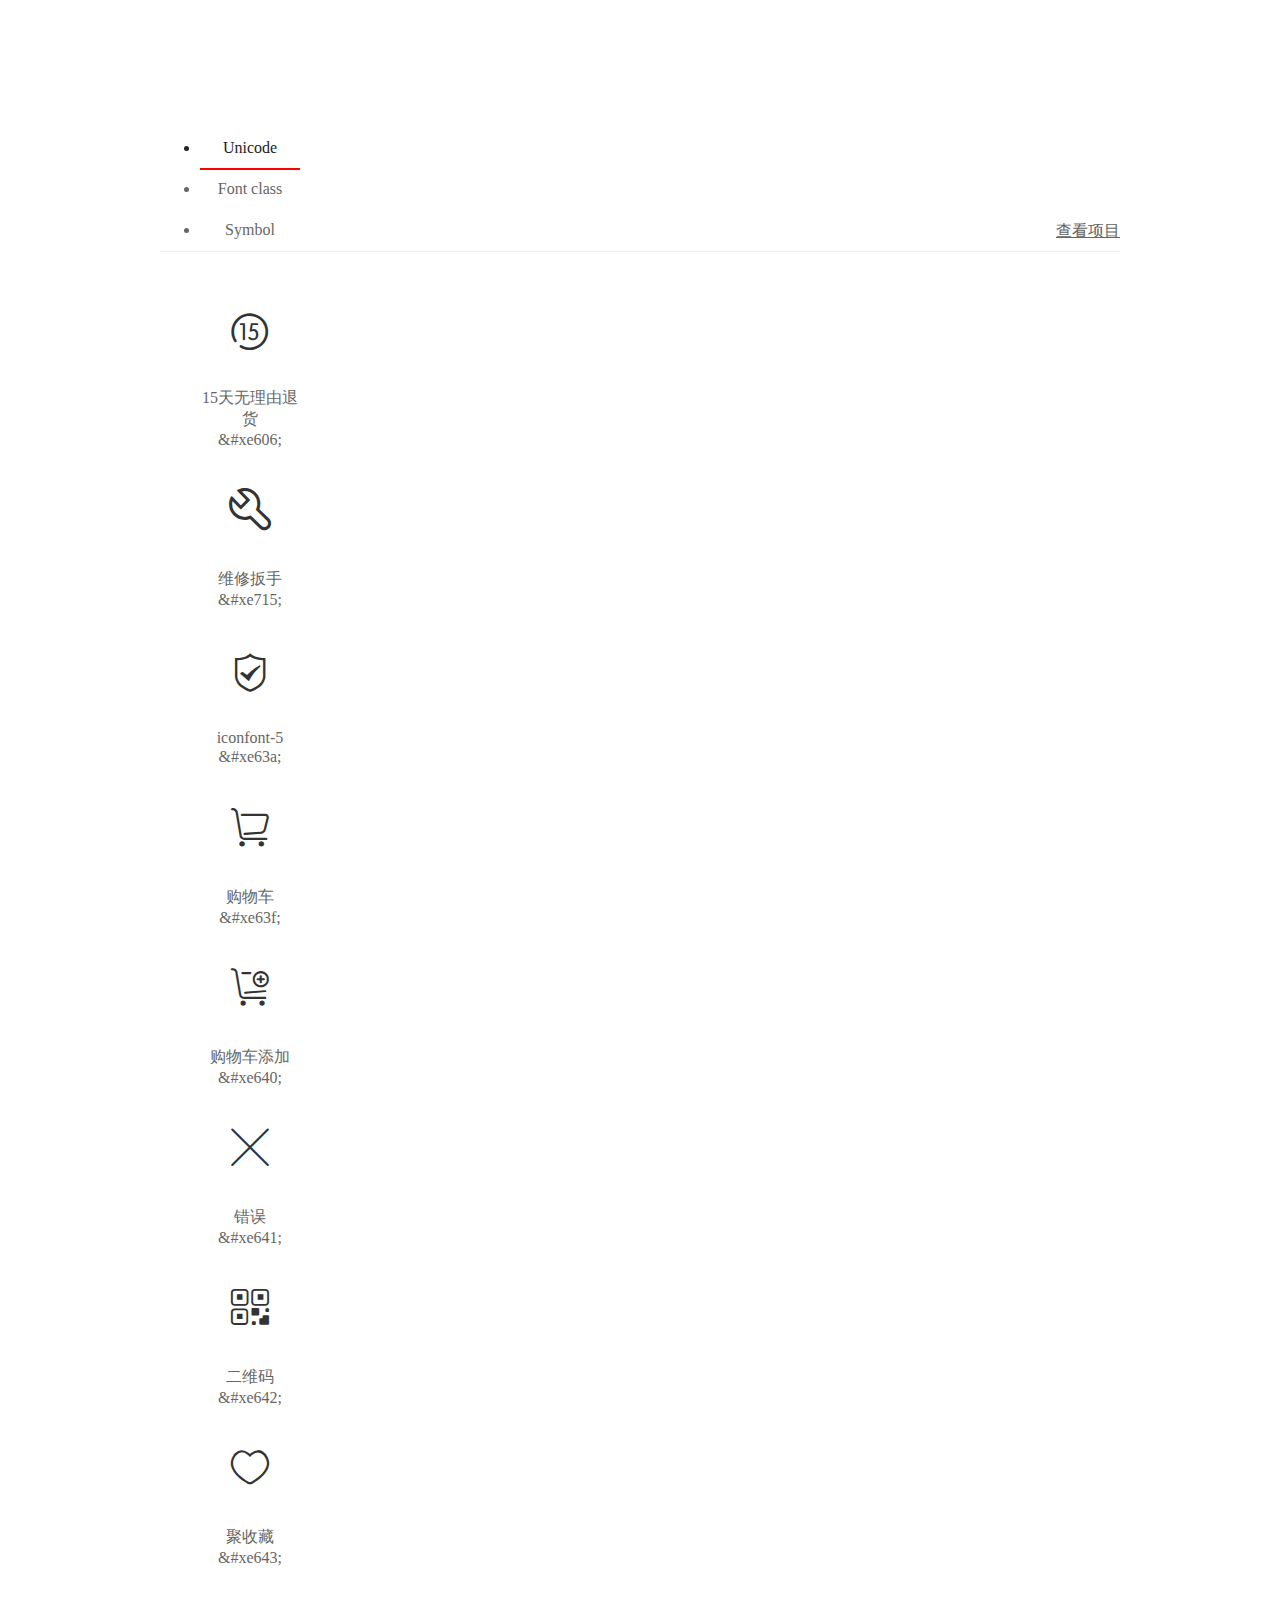
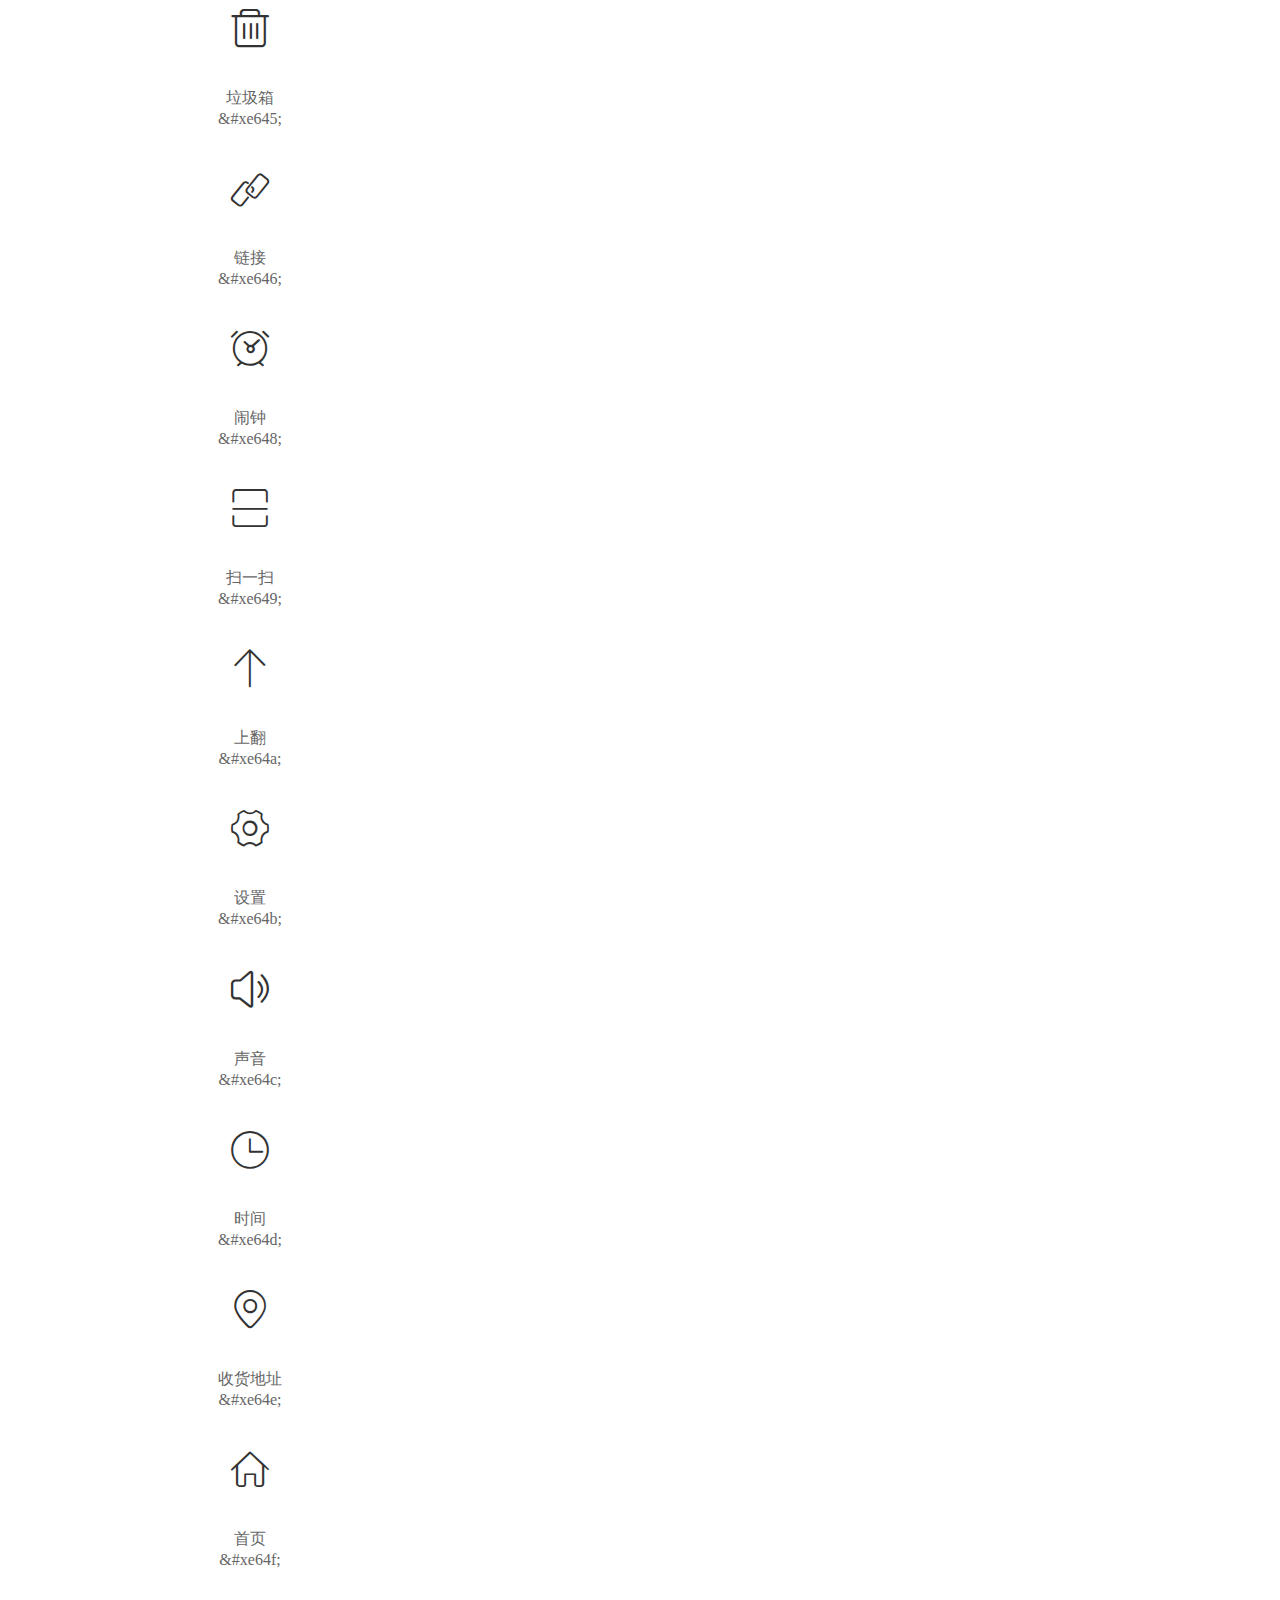
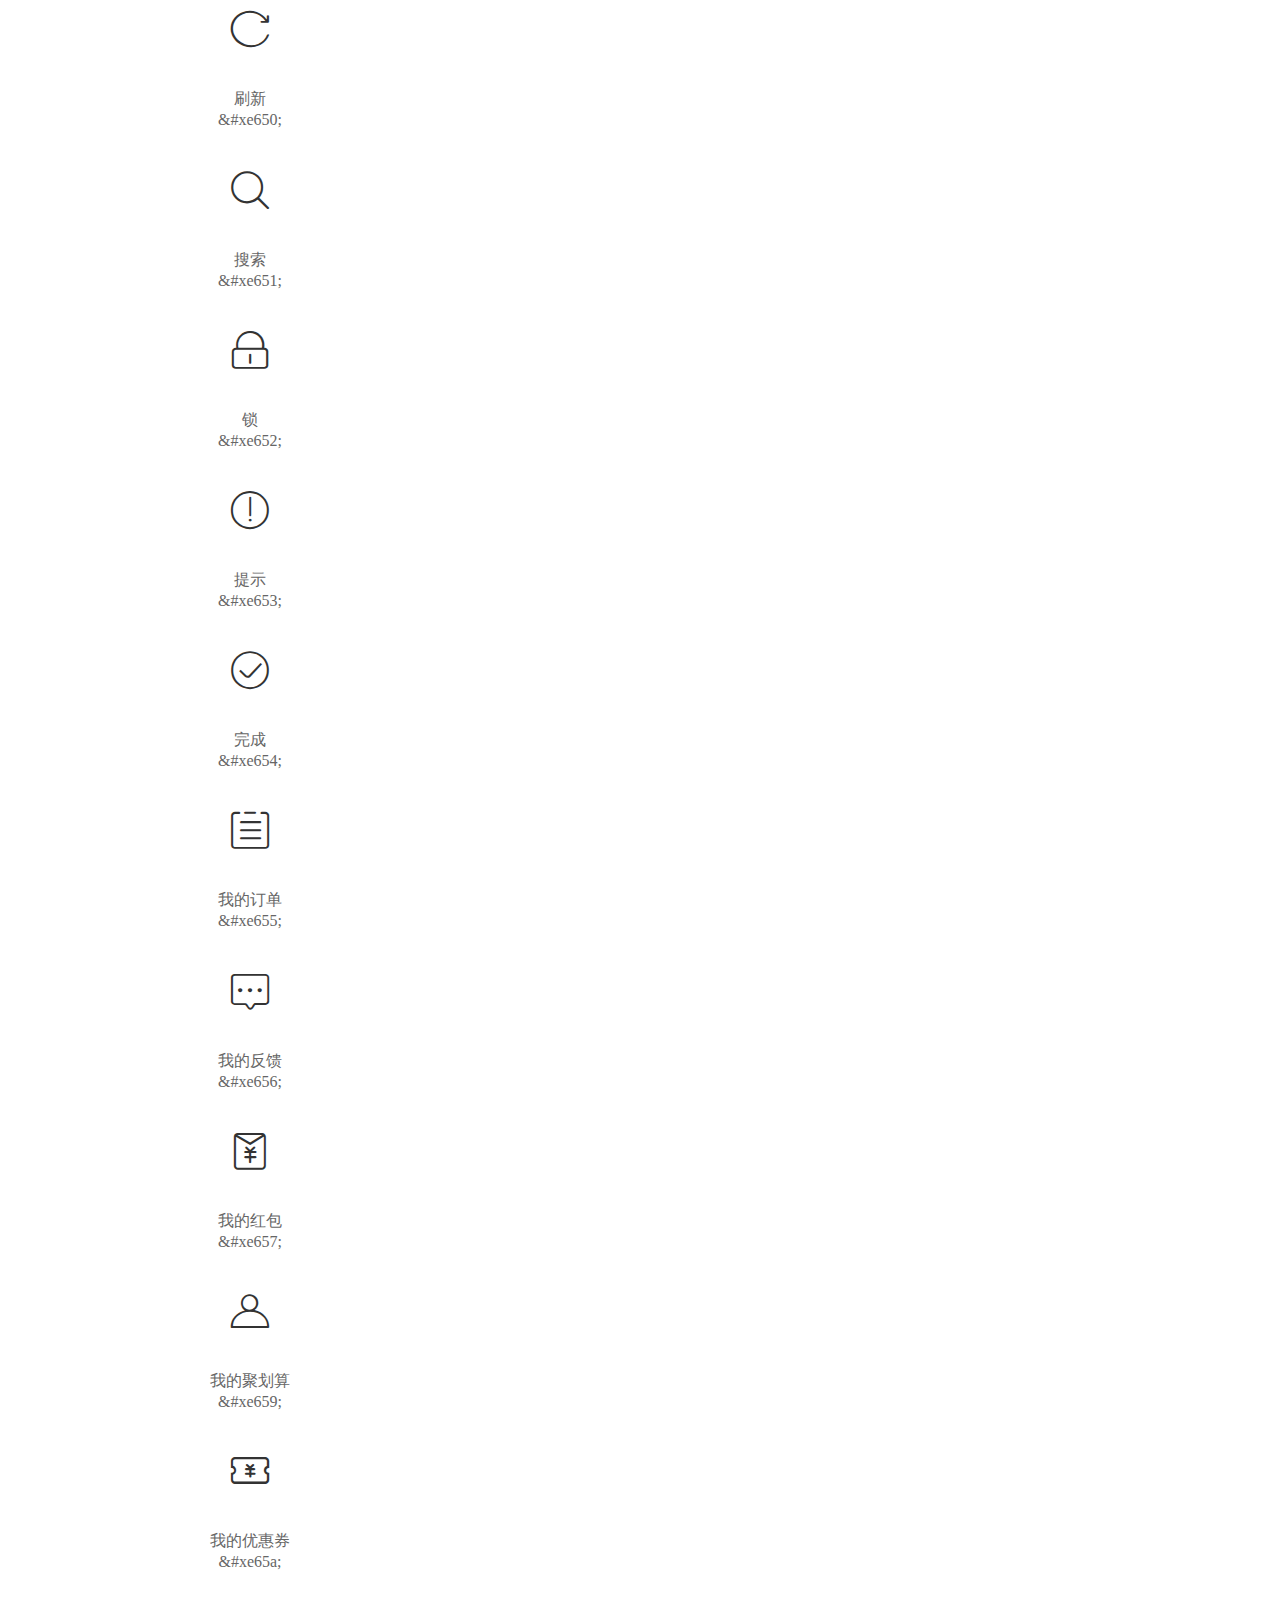
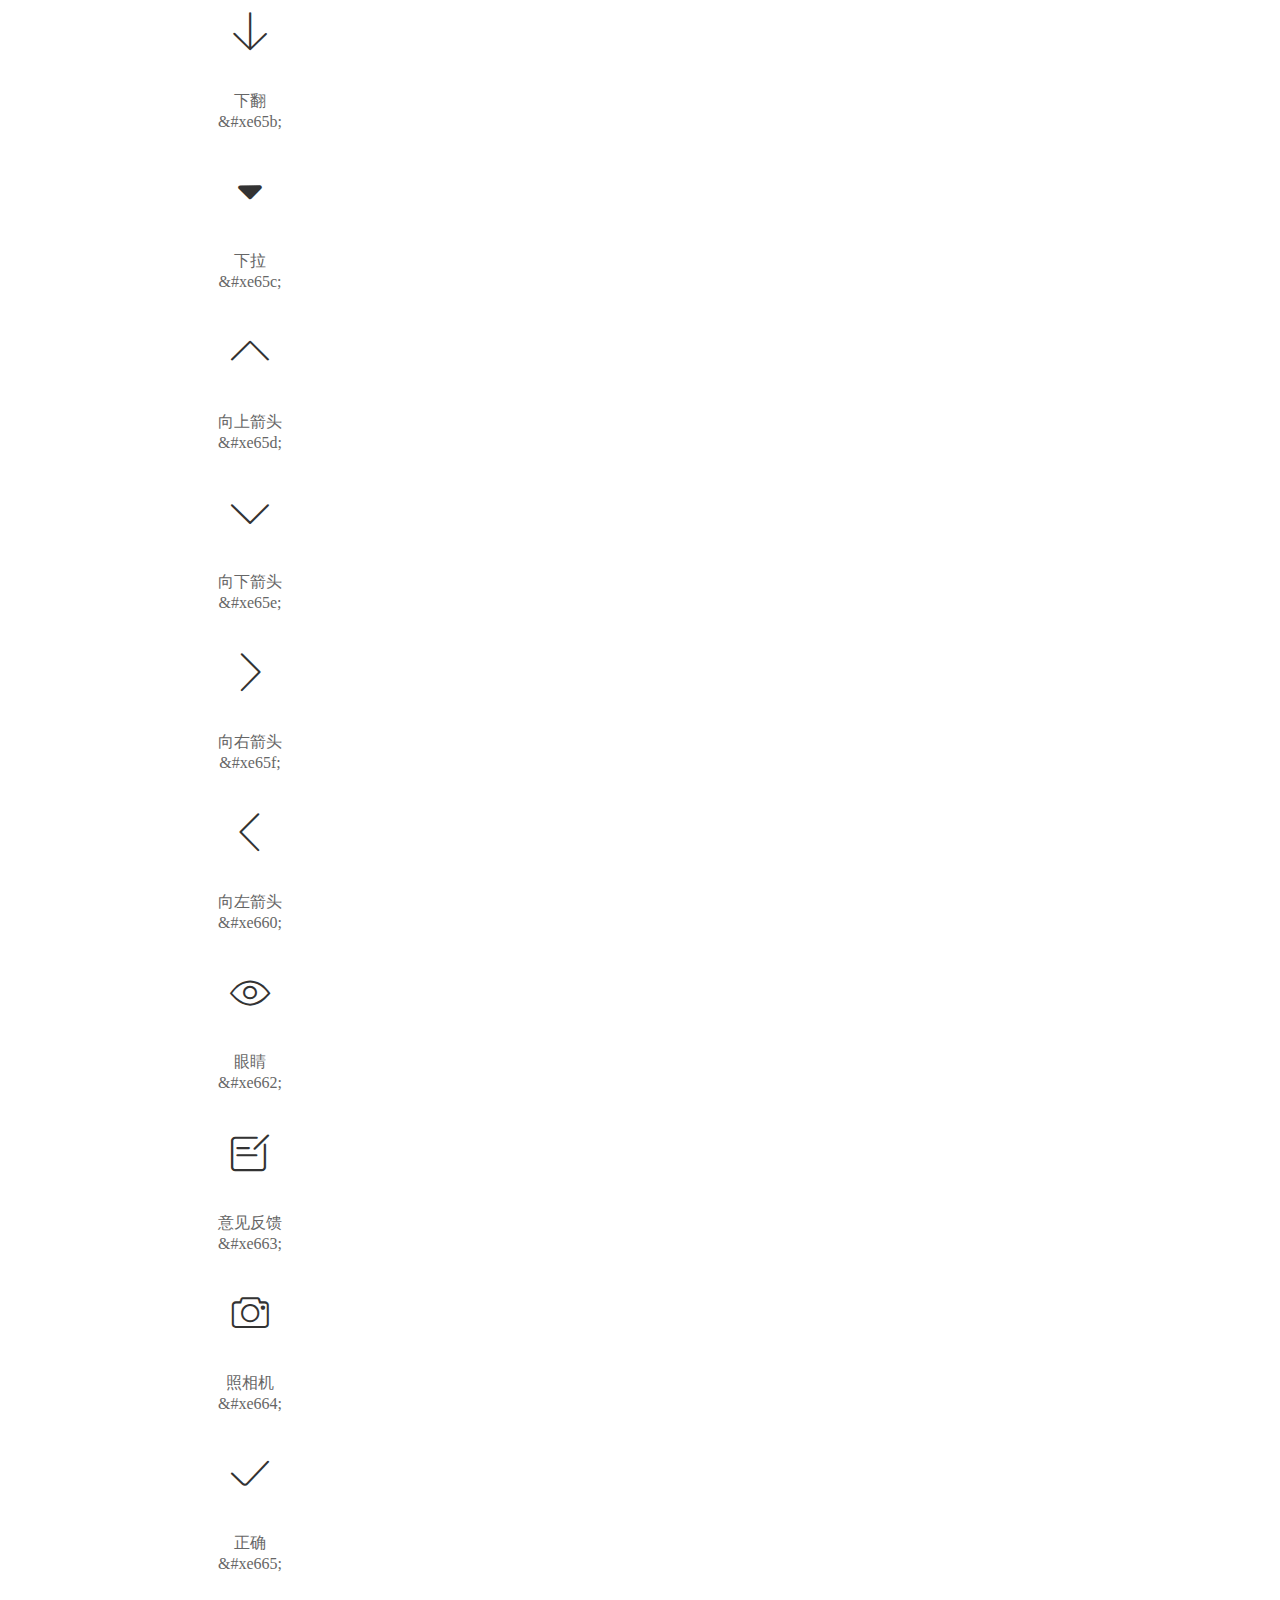
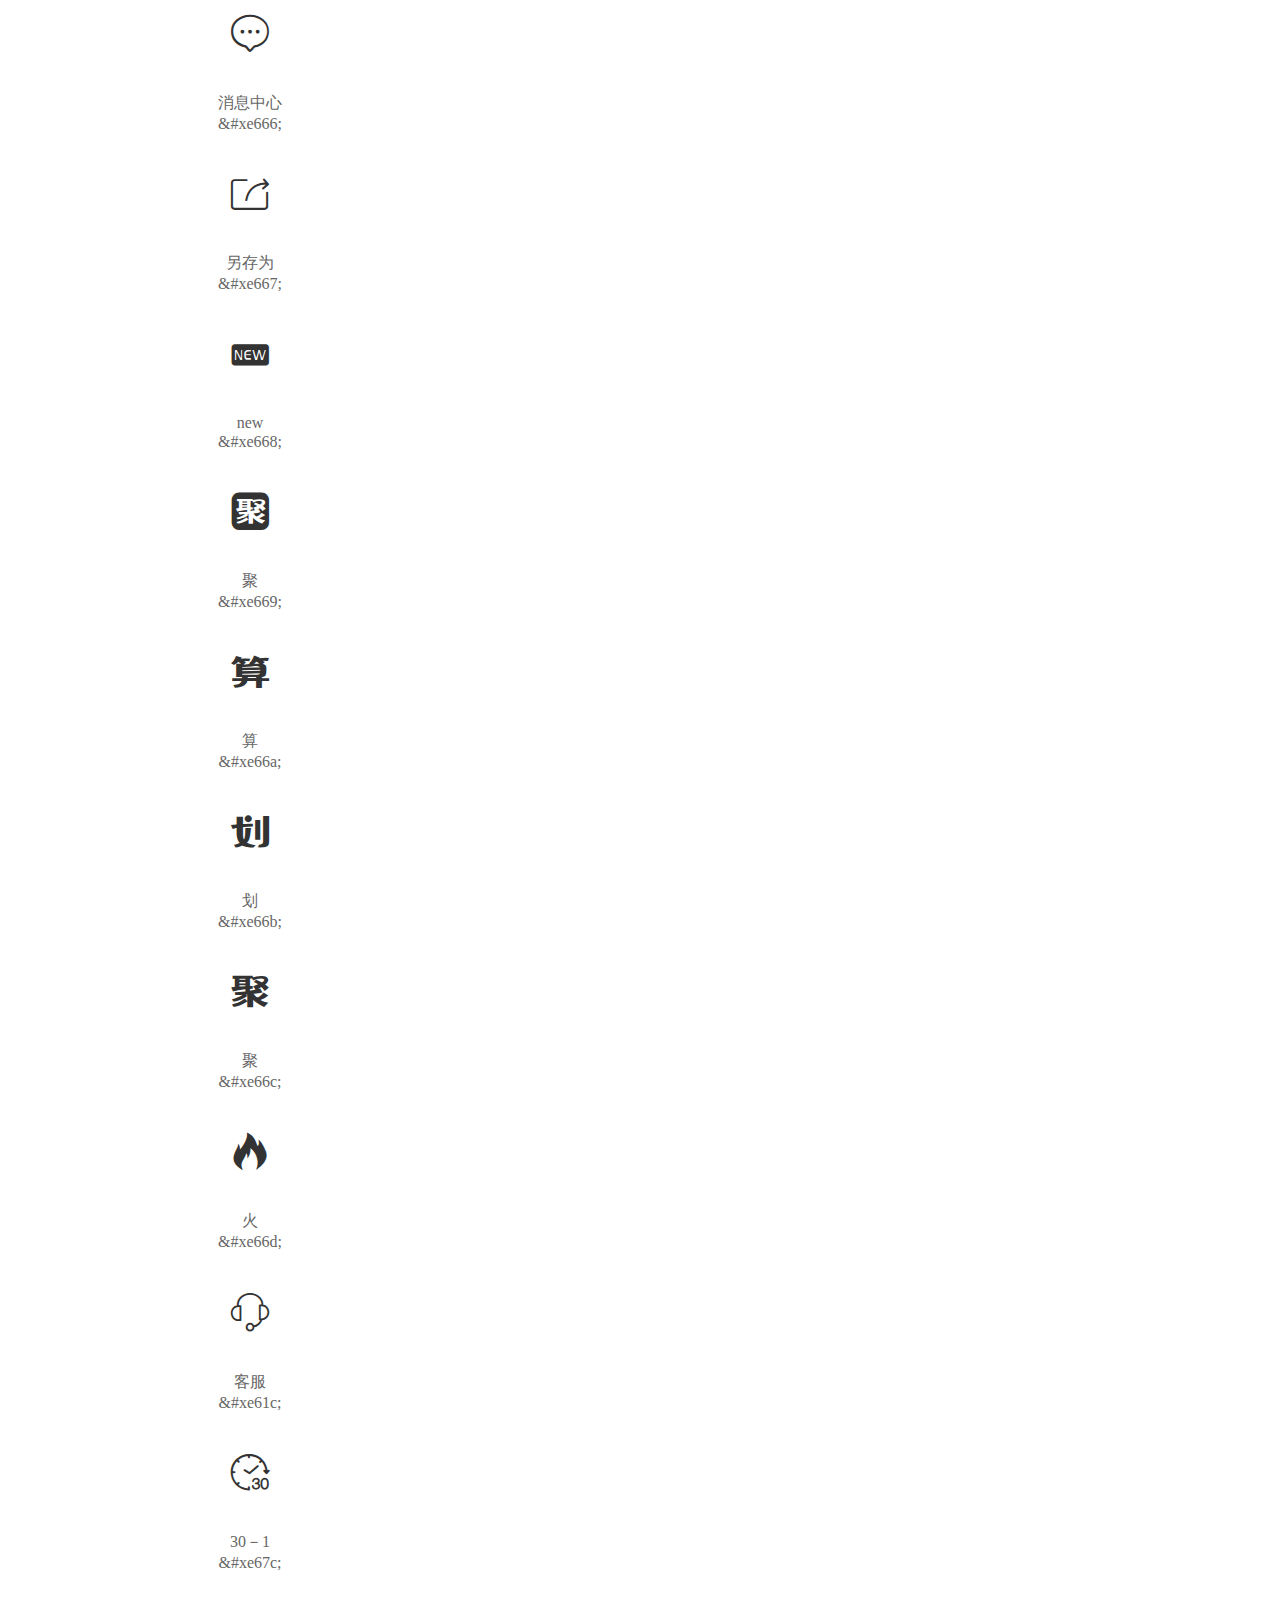
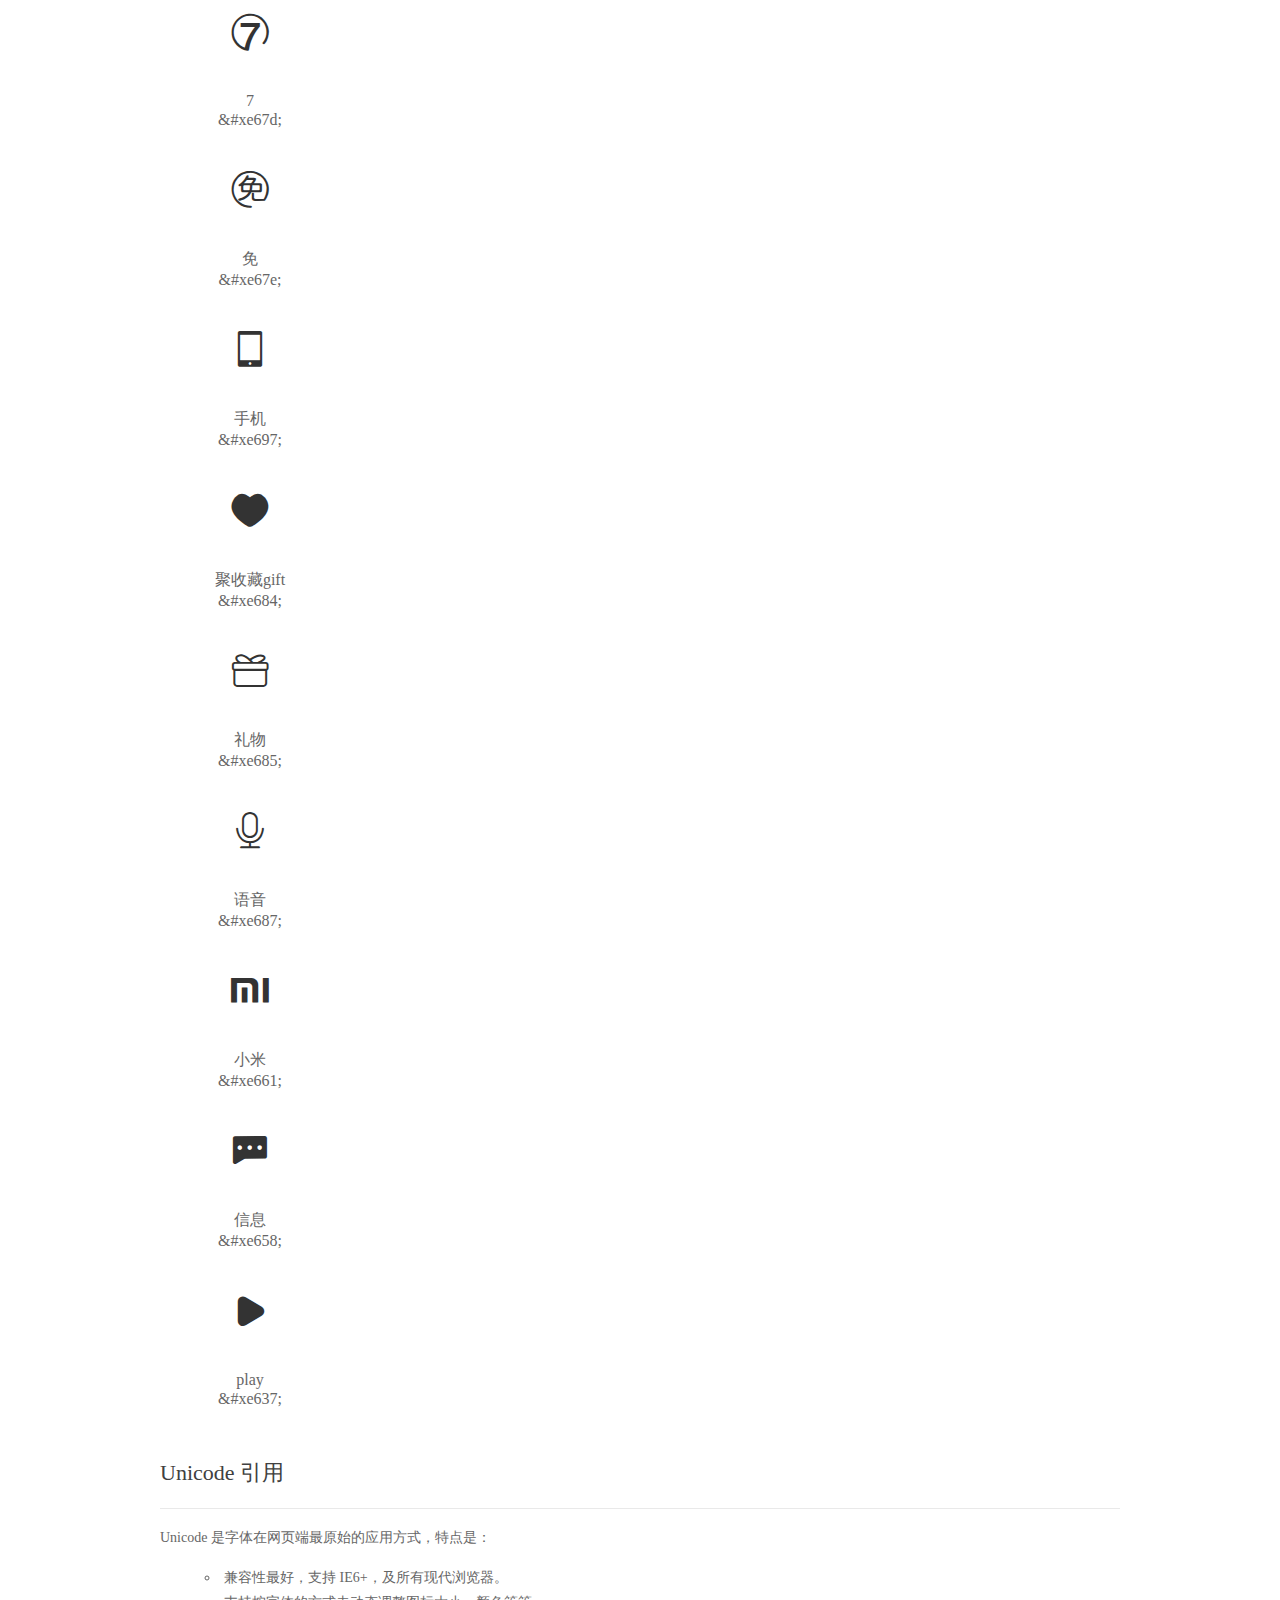
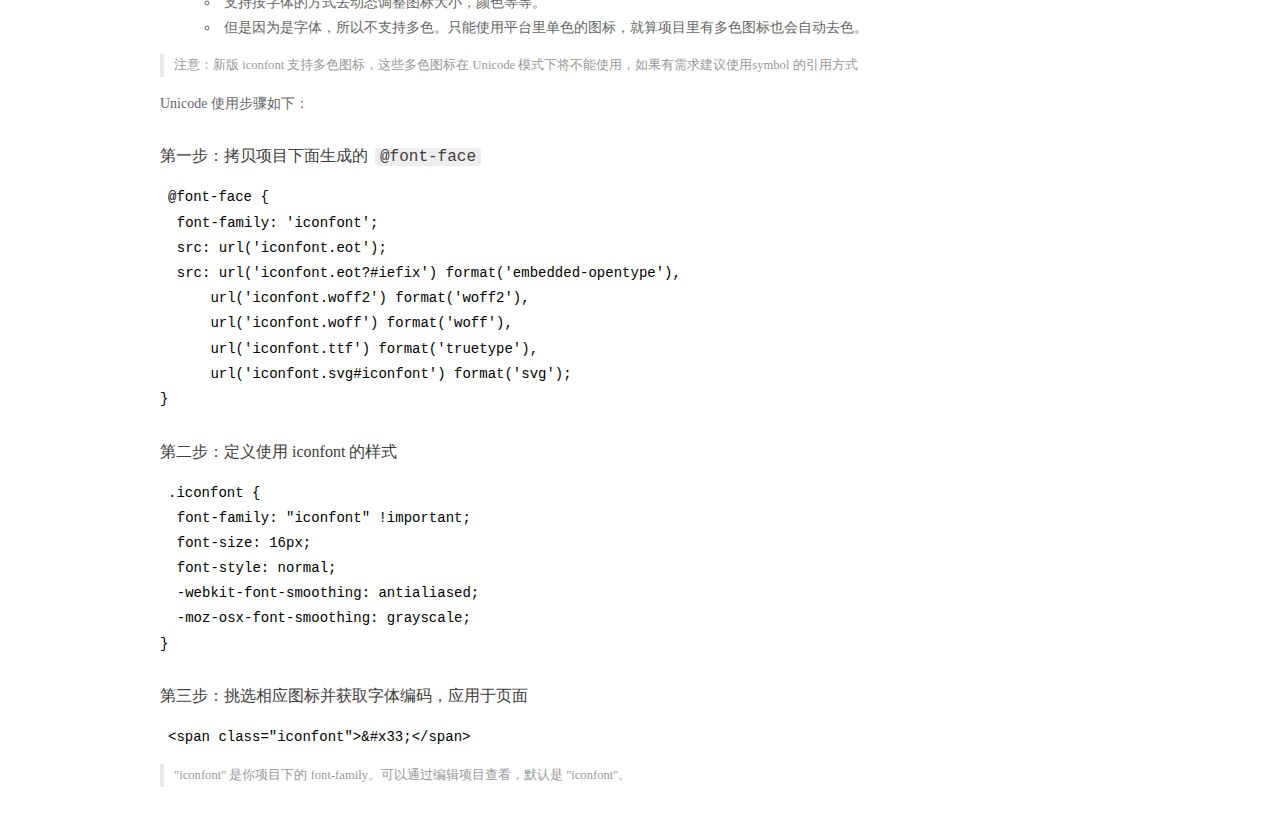
<file: font/demo_index.html>
<!DOCTYPE html>
<html>
<head>
  <meta charset="utf-8"/>
  <title>IconFont Demo</title>
  <link rel="shortcut icon" href="https://gtms04.alicdn.com/tps/i4/TB1_oz6GVXXXXaFXpXXJDFnIXXX-64-64.ico" type="image/x-icon"/>
  <link rel="stylesheet" href="https://g.alicdn.com/thx/cube/1.3.2/cube.min.css">
  <link rel="stylesheet" href="demo.css">
  <link rel="stylesheet" href="iconfont.css">
  <script src="iconfont.js"></script>
  <!-- jQuery -->
  <script src="https://a1.alicdn.com/oss/uploads/2018/12/26/7bfddb60-08e8-11e9-9b04-53e73bb6408b.js"></script>
  <!-- 代码高亮 -->
  <script src="https://a1.alicdn.com/oss/uploads/2018/12/26/a3f714d0-08e6-11e9-8a15-ebf944d7534c.js"></script>
</head>
<body>
  <div class="main">
    <h1 class="logo"><a href="https://www.iconfont.cn/" title="iconfont 首页" target="_blank">&#xe86b;</a></h1>
    <div class="nav-tabs">
      <ul id="tabs" class="dib-box">
        <li class="dib active"><span>Unicode</span></li>
        <li class="dib"><span>Font class</span></li>
        <li class="dib"><span>Symbol</span></li>
      </ul>
      
      <a href="https://www.iconfont.cn/manage/index?manage_type=myprojects&projectId=1022024" target="_blank" class="nav-more">查看项目</a>
      
    </div>
    <div class="tab-container">
      <div class="content unicode" style="display: block;">
          <ul class="icon_lists dib-box">
          
            <li class="dib">
              <span class="icon iconfont">&#xe606;</span>
                <div class="name">15天无理由退货</div>
                <div class="code-name">&amp;#xe606;</div>
              </li>
          
            <li class="dib">
              <span class="icon iconfont">&#xe715;</span>
                <div class="name">维修扳手</div>
                <div class="code-name">&amp;#xe715;</div>
              </li>
          
            <li class="dib">
              <span class="icon iconfont">&#xe63a;</span>
                <div class="name">iconfont-5</div>
                <div class="code-name">&amp;#xe63a;</div>
              </li>
          
            <li class="dib">
              <span class="icon iconfont">&#xe63f;</span>
                <div class="name">购物车</div>
                <div class="code-name">&amp;#xe63f;</div>
              </li>
          
            <li class="dib">
              <span class="icon iconfont">&#xe640;</span>
                <div class="name">购物车添加</div>
                <div class="code-name">&amp;#xe640;</div>
              </li>
          
            <li class="dib">
              <span class="icon iconfont">&#xe641;</span>
                <div class="name">错误</div>
                <div class="code-name">&amp;#xe641;</div>
              </li>
          
            <li class="dib">
              <span class="icon iconfont">&#xe642;</span>
                <div class="name">二维码</div>
                <div class="code-name">&amp;#xe642;</div>
              </li>
          
            <li class="dib">
              <span class="icon iconfont">&#xe643;</span>
                <div class="name">聚收藏</div>
                <div class="code-name">&amp;#xe643;</div>
              </li>
          
            <li class="dib">
              <span class="icon iconfont">&#xe645;</span>
                <div class="name">垃圾箱</div>
                <div class="code-name">&amp;#xe645;</div>
              </li>
          
            <li class="dib">
              <span class="icon iconfont">&#xe646;</span>
                <div class="name">链接</div>
                <div class="code-name">&amp;#xe646;</div>
              </li>
          
            <li class="dib">
              <span class="icon iconfont">&#xe648;</span>
                <div class="name">闹钟</div>
                <div class="code-name">&amp;#xe648;</div>
              </li>
          
            <li class="dib">
              <span class="icon iconfont">&#xe649;</span>
                <div class="name">扫一扫</div>
                <div class="code-name">&amp;#xe649;</div>
              </li>
          
            <li class="dib">
              <span class="icon iconfont">&#xe64a;</span>
                <div class="name">上翻</div>
                <div class="code-name">&amp;#xe64a;</div>
              </li>
          
            <li class="dib">
              <span class="icon iconfont">&#xe64b;</span>
                <div class="name">设置</div>
                <div class="code-name">&amp;#xe64b;</div>
              </li>
          
            <li class="dib">
              <span class="icon iconfont">&#xe64c;</span>
                <div class="name">声音</div>
                <div class="code-name">&amp;#xe64c;</div>
              </li>
          
            <li class="dib">
              <span class="icon iconfont">&#xe64d;</span>
                <div class="name">时间</div>
                <div class="code-name">&amp;#xe64d;</div>
              </li>
          
            <li class="dib">
              <span class="icon iconfont">&#xe64e;</span>
                <div class="name">收货地址</div>
                <div class="code-name">&amp;#xe64e;</div>
              </li>
          
            <li class="dib">
              <span class="icon iconfont">&#xe64f;</span>
                <div class="name">首页</div>
                <div class="code-name">&amp;#xe64f;</div>
              </li>
          
            <li class="dib">
              <span class="icon iconfont">&#xe650;</span>
                <div class="name">刷新</div>
                <div class="code-name">&amp;#xe650;</div>
              </li>
          
            <li class="dib">
              <span class="icon iconfont">&#xe651;</span>
                <div class="name">搜索</div>
                <div class="code-name">&amp;#xe651;</div>
              </li>
          
            <li class="dib">
              <span class="icon iconfont">&#xe652;</span>
                <div class="name">锁</div>
                <div class="code-name">&amp;#xe652;</div>
              </li>
          
            <li class="dib">
              <span class="icon iconfont">&#xe653;</span>
                <div class="name">提示</div>
                <div class="code-name">&amp;#xe653;</div>
              </li>
          
            <li class="dib">
              <span class="icon iconfont">&#xe654;</span>
                <div class="name">完成</div>
                <div class="code-name">&amp;#xe654;</div>
              </li>
          
            <li class="dib">
              <span class="icon iconfont">&#xe655;</span>
                <div class="name">我的订单</div>
                <div class="code-name">&amp;#xe655;</div>
              </li>
          
            <li class="dib">
              <span class="icon iconfont">&#xe656;</span>
                <div class="name">我的反馈</div>
                <div class="code-name">&amp;#xe656;</div>
              </li>
          
            <li class="dib">
              <span class="icon iconfont">&#xe657;</span>
                <div class="name">我的红包</div>
                <div class="code-name">&amp;#xe657;</div>
              </li>
          
            <li class="dib">
              <span class="icon iconfont">&#xe659;</span>
                <div class="name">我的聚划算</div>
                <div class="code-name">&amp;#xe659;</div>
              </li>
          
            <li class="dib">
              <span class="icon iconfont">&#xe65a;</span>
                <div class="name">我的优惠券</div>
                <div class="code-name">&amp;#xe65a;</div>
              </li>
          
            <li class="dib">
              <span class="icon iconfont">&#xe65b;</span>
                <div class="name">下翻</div>
                <div class="code-name">&amp;#xe65b;</div>
              </li>
          
            <li class="dib">
              <span class="icon iconfont">&#xe65c;</span>
                <div class="name">下拉</div>
                <div class="code-name">&amp;#xe65c;</div>
              </li>
          
            <li class="dib">
              <span class="icon iconfont">&#xe65d;</span>
                <div class="name">向上箭头</div>
                <div class="code-name">&amp;#xe65d;</div>
              </li>
          
            <li class="dib">
              <span class="icon iconfont">&#xe65e;</span>
                <div class="name">向下箭头</div>
                <div class="code-name">&amp;#xe65e;</div>
              </li>
          
            <li class="dib">
              <span class="icon iconfont">&#xe65f;</span>
                <div class="name">向右箭头</div>
                <div class="code-name">&amp;#xe65f;</div>
              </li>
          
            <li class="dib">
              <span class="icon iconfont">&#xe660;</span>
                <div class="name">向左箭头</div>
                <div class="code-name">&amp;#xe660;</div>
              </li>
          
            <li class="dib">
              <span class="icon iconfont">&#xe662;</span>
                <div class="name">眼睛</div>
                <div class="code-name">&amp;#xe662;</div>
              </li>
          
            <li class="dib">
              <span class="icon iconfont">&#xe663;</span>
                <div class="name">意见反馈</div>
                <div class="code-name">&amp;#xe663;</div>
              </li>
          
            <li class="dib">
              <span class="icon iconfont">&#xe664;</span>
                <div class="name">照相机</div>
                <div class="code-name">&amp;#xe664;</div>
              </li>
          
            <li class="dib">
              <span class="icon iconfont">&#xe665;</span>
                <div class="name">正确</div>
                <div class="code-name">&amp;#xe665;</div>
              </li>
          
            <li class="dib">
              <span class="icon iconfont">&#xe666;</span>
                <div class="name">消息中心</div>
                <div class="code-name">&amp;#xe666;</div>
              </li>
          
            <li class="dib">
              <span class="icon iconfont">&#xe667;</span>
                <div class="name">另存为</div>
                <div class="code-name">&amp;#xe667;</div>
              </li>
          
            <li class="dib">
              <span class="icon iconfont">&#xe668;</span>
                <div class="name">new</div>
                <div class="code-name">&amp;#xe668;</div>
              </li>
          
            <li class="dib">
              <span class="icon iconfont">&#xe669;</span>
                <div class="name">聚</div>
                <div class="code-name">&amp;#xe669;</div>
              </li>
          
            <li class="dib">
              <span class="icon iconfont">&#xe66a;</span>
                <div class="name">算</div>
                <div class="code-name">&amp;#xe66a;</div>
              </li>
          
            <li class="dib">
              <span class="icon iconfont">&#xe66b;</span>
                <div class="name">划</div>
                <div class="code-name">&amp;#xe66b;</div>
              </li>
          
            <li class="dib">
              <span class="icon iconfont">&#xe66c;</span>
                <div class="name">聚</div>
                <div class="code-name">&amp;#xe66c;</div>
              </li>
          
            <li class="dib">
              <span class="icon iconfont">&#xe66d;</span>
                <div class="name">火</div>
                <div class="code-name">&amp;#xe66d;</div>
              </li>
          
            <li class="dib">
              <span class="icon iconfont">&#xe61c;</span>
                <div class="name">客服</div>
                <div class="code-name">&amp;#xe61c;</div>
              </li>
          
            <li class="dib">
              <span class="icon iconfont">&#xe67c;</span>
                <div class="name">30－1</div>
                <div class="code-name">&amp;#xe67c;</div>
              </li>
          
            <li class="dib">
              <span class="icon iconfont">&#xe67d;</span>
                <div class="name">7</div>
                <div class="code-name">&amp;#xe67d;</div>
              </li>
          
            <li class="dib">
              <span class="icon iconfont">&#xe67e;</span>
                <div class="name">免</div>
                <div class="code-name">&amp;#xe67e;</div>
              </li>
          
            <li class="dib">
              <span class="icon iconfont">&#xe697;</span>
                <div class="name">手机</div>
                <div class="code-name">&amp;#xe697;</div>
              </li>
          
            <li class="dib">
              <span class="icon iconfont">&#xe684;</span>
                <div class="name">聚收藏gift</div>
                <div class="code-name">&amp;#xe684;</div>
              </li>
          
            <li class="dib">
              <span class="icon iconfont">&#xe685;</span>
                <div class="name">礼物</div>
                <div class="code-name">&amp;#xe685;</div>
              </li>
          
            <li class="dib">
              <span class="icon iconfont">&#xe687;</span>
                <div class="name">语音</div>
                <div class="code-name">&amp;#xe687;</div>
              </li>
          
            <li class="dib">
              <span class="icon iconfont">&#xe661;</span>
                <div class="name">小米</div>
                <div class="code-name">&amp;#xe661;</div>
              </li>
          
            <li class="dib">
              <span class="icon iconfont">&#xe658;</span>
                <div class="name">信息</div>
                <div class="code-name">&amp;#xe658;</div>
              </li>
          
            <li class="dib">
              <span class="icon iconfont">&#xe637;</span>
                <div class="name">play</div>
                <div class="code-name">&amp;#xe637;</div>
              </li>
          
          </ul>
          <div class="article markdown">
          <h2 id="unicode-">Unicode 引用</h2>
          <hr>

          <p>Unicode 是字体在网页端最原始的应用方式，特点是：</p>
          <ul>
            <li>兼容性最好，支持 IE6+，及所有现代浏览器。</li>
            <li>支持按字体的方式去动态调整图标大小，颜色等等。</li>
            <li>但是因为是字体，所以不支持多色。只能使用平台里单色的图标，就算项目里有多色图标也会自动去色。</li>
          </ul>
          <blockquote>
            <p>注意：新版 iconfont 支持多色图标，这些多色图标在 Unicode 模式下将不能使用，如果有需求建议使用symbol 的引用方式</p>
          </blockquote>
          <p>Unicode 使用步骤如下：</p>
          <h3 id="-font-face">第一步：拷贝项目下面生成的 <code>@font-face</code></h3>
<pre><code class="language-css"
>@font-face {
  font-family: 'iconfont';
  src: url('iconfont.eot');
  src: url('iconfont.eot?#iefix') format('embedded-opentype'),
      url('iconfont.woff2') format('woff2'),
      url('iconfont.woff') format('woff'),
      url('iconfont.ttf') format('truetype'),
      url('iconfont.svg#iconfont') format('svg');
}
</code></pre>
          <h3 id="-iconfont-">第二步：定义使用 iconfont 的样式</h3>
<pre><code class="language-css"
>.iconfont {
  font-family: "iconfont" !important;
  font-size: 16px;
  font-style: normal;
  -webkit-font-smoothing: antialiased;
  -moz-osx-font-smoothing: grayscale;
}
</code></pre>
          <h3 id="-">第三步：挑选相应图标并获取字体编码，应用于页面</h3>
<pre>
<code class="language-html"
>&lt;span class="iconfont"&gt;&amp;#x33;&lt;/span&gt;
</code></pre>
          <blockquote>
            <p>"iconfont" 是你项目下的 font-family。可以通过编辑项目查看，默认是 "iconfont"。</p>
          </blockquote>
          </div>
      </div>
      <div class="content font-class">
        <ul class="icon_lists dib-box">
          
          <li class="dib">
            <span class="icon iconfont icon-15tianwuliyoutuihuo"></span>
            <div class="name">
              15天无理由退货
            </div>
            <div class="code-name">.icon-15tianwuliyoutuihuo
            </div>
          </li>
          
          <li class="dib">
            <span class="icon iconfont icon-weixiubanshou"></span>
            <div class="name">
              维修扳手
            </div>
            <div class="code-name">.icon-weixiubanshou
            </div>
          </li>
          
          <li class="dib">
            <span class="icon iconfont icon-iconfont5"></span>
            <div class="name">
              iconfont-5
            </div>
            <div class="code-name">.icon-iconfont5
            </div>
          </li>
          
          <li class="dib">
            <span class="icon iconfont icon-gouwuche"></span>
            <div class="name">
              购物车
            </div>
            <div class="code-name">.icon-gouwuche
            </div>
          </li>
          
          <li class="dib">
            <span class="icon iconfont icon-gouwuchetianjia"></span>
            <div class="name">
              购物车添加
            </div>
            <div class="code-name">.icon-gouwuchetianjia
            </div>
          </li>
          
          <li class="dib">
            <span class="icon iconfont icon-cuowu"></span>
            <div class="name">
              错误
            </div>
            <div class="code-name">.icon-cuowu
            </div>
          </li>
          
          <li class="dib">
            <span class="icon iconfont icon-erweima"></span>
            <div class="name">
              二维码
            </div>
            <div class="code-name">.icon-erweima
            </div>
          </li>
          
          <li class="dib">
            <span class="icon iconfont icon-jushoucang"></span>
            <div class="name">
              聚收藏
            </div>
            <div class="code-name">.icon-jushoucang
            </div>
          </li>
          
          <li class="dib">
            <span class="icon iconfont icon-lajixiang"></span>
            <div class="name">
              垃圾箱
            </div>
            <div class="code-name">.icon-lajixiang
            </div>
          </li>
          
          <li class="dib">
            <span class="icon iconfont icon-lianjie"></span>
            <div class="name">
              链接
            </div>
            <div class="code-name">.icon-lianjie
            </div>
          </li>
          
          <li class="dib">
            <span class="icon iconfont icon-naozhong"></span>
            <div class="name">
              闹钟
            </div>
            <div class="code-name">.icon-naozhong
            </div>
          </li>
          
          <li class="dib">
            <span class="icon iconfont icon-saoyisao"></span>
            <div class="name">
              扫一扫
            </div>
            <div class="code-name">.icon-saoyisao
            </div>
          </li>
          
          <li class="dib">
            <span class="icon iconfont icon-shangfan"></span>
            <div class="name">
              上翻
            </div>
            <div class="code-name">.icon-shangfan
            </div>
          </li>
          
          <li class="dib">
            <span class="icon iconfont icon-shezhi"></span>
            <div class="name">
              设置
            </div>
            <div class="code-name">.icon-shezhi
            </div>
          </li>
          
          <li class="dib">
            <span class="icon iconfont icon-shengyin"></span>
            <div class="name">
              声音
            </div>
            <div class="code-name">.icon-shengyin
            </div>
          </li>
          
          <li class="dib">
            <span class="icon iconfont icon-shijian"></span>
            <div class="name">
              时间
            </div>
            <div class="code-name">.icon-shijian
            </div>
          </li>
          
          <li class="dib">
            <span class="icon iconfont icon-shouhuodizhi"></span>
            <div class="name">
              收货地址
            </div>
            <div class="code-name">.icon-shouhuodizhi
            </div>
          </li>
          
          <li class="dib">
            <span class="icon iconfont icon-shouye"></span>
            <div class="name">
              首页
            </div>
            <div class="code-name">.icon-shouye
            </div>
          </li>
          
          <li class="dib">
            <span class="icon iconfont icon-shuaxin"></span>
            <div class="name">
              刷新
            </div>
            <div class="code-name">.icon-shuaxin
            </div>
          </li>
          
          <li class="dib">
            <span class="icon iconfont icon-sousuo"></span>
            <div class="name">
              搜索
            </div>
            <div class="code-name">.icon-sousuo
            </div>
          </li>
          
          <li class="dib">
            <span class="icon iconfont icon-suo"></span>
            <div class="name">
              锁
            </div>
            <div class="code-name">.icon-suo
            </div>
          </li>
          
          <li class="dib">
            <span class="icon iconfont icon-tishi"></span>
            <div class="name">
              提示
            </div>
            <div class="code-name">.icon-tishi
            </div>
          </li>
          
          <li class="dib">
            <span class="icon iconfont icon-wancheng"></span>
            <div class="name">
              完成
            </div>
            <div class="code-name">.icon-wancheng
            </div>
          </li>
          
          <li class="dib">
            <span class="icon iconfont icon-wodedingdan"></span>
            <div class="name">
              我的订单
            </div>
            <div class="code-name">.icon-wodedingdan
            </div>
          </li>
          
          <li class="dib">
            <span class="icon iconfont icon-wodefankui"></span>
            <div class="name">
              我的反馈
            </div>
            <div class="code-name">.icon-wodefankui
            </div>
          </li>
          
          <li class="dib">
            <span class="icon iconfont icon-wodehongbao"></span>
            <div class="name">
              我的红包
            </div>
            <div class="code-name">.icon-wodehongbao
            </div>
          </li>
          
          <li class="dib">
            <span class="icon iconfont icon-wodejuhuasuan"></span>
            <div class="name">
              我的聚划算
            </div>
            <div class="code-name">.icon-wodejuhuasuan
            </div>
          </li>
          
          <li class="dib">
            <span class="icon iconfont icon-wodeyouhuiquan"></span>
            <div class="name">
              我的优惠券
            </div>
            <div class="code-name">.icon-wodeyouhuiquan
            </div>
          </li>
          
          <li class="dib">
            <span class="icon iconfont icon-xiafan"></span>
            <div class="name">
              下翻
            </div>
            <div class="code-name">.icon-xiafan
            </div>
          </li>
          
          <li class="dib">
            <span class="icon iconfont icon-xiala"></span>
            <div class="name">
              下拉
            </div>
            <div class="code-name">.icon-xiala
            </div>
          </li>
          
          <li class="dib">
            <span class="icon iconfont icon-xiangshangjiantou"></span>
            <div class="name">
              向上箭头
            </div>
            <div class="code-name">.icon-xiangshangjiantou
            </div>
          </li>
          
          <li class="dib">
            <span class="icon iconfont icon-xiangxiajiantou"></span>
            <div class="name">
              向下箭头
            </div>
            <div class="code-name">.icon-xiangxiajiantou
            </div>
          </li>
          
          <li class="dib">
            <span class="icon iconfont icon-xiangyoujiantou"></span>
            <div class="name">
              向右箭头
            </div>
            <div class="code-name">.icon-xiangyoujiantou
            </div>
          </li>
          
          <li class="dib">
            <span class="icon iconfont icon-xiangzuojiantou"></span>
            <div class="name">
              向左箭头
            </div>
            <div class="code-name">.icon-xiangzuojiantou
            </div>
          </li>
          
          <li class="dib">
            <span class="icon iconfont icon-yanjing"></span>
            <div class="name">
              眼睛
            </div>
            <div class="code-name">.icon-yanjing
            </div>
          </li>
          
          <li class="dib">
            <span class="icon iconfont icon-yijianfankui"></span>
            <div class="name">
              意见反馈
            </div>
            <div class="code-name">.icon-yijianfankui
            </div>
          </li>
          
          <li class="dib">
            <span class="icon iconfont icon-zhaoxiangji"></span>
            <div class="name">
              照相机
            </div>
            <div class="code-name">.icon-zhaoxiangji
            </div>
          </li>
          
          <li class="dib">
            <span class="icon iconfont icon-zhengque"></span>
            <div class="name">
              正确
            </div>
            <div class="code-name">.icon-zhengque
            </div>
          </li>
          
          <li class="dib">
            <span class="icon iconfont icon-xiaoxizhongxin"></span>
            <div class="name">
              消息中心
            </div>
            <div class="code-name">.icon-xiaoxizhongxin
            </div>
          </li>
          
          <li class="dib">
            <span class="icon iconfont icon-lingcunwei"></span>
            <div class="name">
              另存为
            </div>
            <div class="code-name">.icon-lingcunwei
            </div>
          </li>
          
          <li class="dib">
            <span class="icon iconfont icon-new"></span>
            <div class="name">
              new
            </div>
            <div class="code-name">.icon-new
            </div>
          </li>
          
          <li class="dib">
            <span class="icon iconfont icon-ju"></span>
            <div class="name">
              聚
            </div>
            <div class="code-name">.icon-ju
            </div>
          </li>
          
          <li class="dib">
            <span class="icon iconfont icon-suan"></span>
            <div class="name">
              算
            </div>
            <div class="code-name">.icon-suan
            </div>
          </li>
          
          <li class="dib">
            <span class="icon iconfont icon-hua"></span>
            <div class="name">
              划
            </div>
            <div class="code-name">.icon-hua
            </div>
          </li>
          
          <li class="dib">
            <span class="icon iconfont icon-ju1"></span>
            <div class="name">
              聚
            </div>
            <div class="code-name">.icon-ju1
            </div>
          </li>
          
          <li class="dib">
            <span class="icon iconfont icon-huo"></span>
            <div class="name">
              火
            </div>
            <div class="code-name">.icon-huo
            </div>
          </li>
          
          <li class="dib">
            <span class="icon iconfont icon-kefu"></span>
            <div class="name">
              客服
            </div>
            <div class="code-name">.icon-kefu
            </div>
          </li>
          
          <li class="dib">
            <span class="icon iconfont icon-301"></span>
            <div class="name">
              30－1
            </div>
            <div class="code-name">.icon-301
            </div>
          </li>
          
          <li class="dib">
            <span class="icon iconfont icon-7"></span>
            <div class="name">
              7
            </div>
            <div class="code-name">.icon-7
            </div>
          </li>
          
          <li class="dib">
            <span class="icon iconfont icon-mian"></span>
            <div class="name">
              免
            </div>
            <div class="code-name">.icon-mian
            </div>
          </li>
          
          <li class="dib">
            <span class="icon iconfont icon-shouji"></span>
            <div class="name">
              手机
            </div>
            <div class="code-name">.icon-shouji
            </div>
          </li>
          
          <li class="dib">
            <span class="icon iconfont icon-jushoucanggift"></span>
            <div class="name">
              聚收藏gift
            </div>
            <div class="code-name">.icon-jushoucanggift
            </div>
          </li>
          
          <li class="dib">
            <span class="icon iconfont icon-liwu"></span>
            <div class="name">
              礼物
            </div>
            <div class="code-name">.icon-liwu
            </div>
          </li>
          
          <li class="dib">
            <span class="icon iconfont icon-yuyin"></span>
            <div class="name">
              语音
            </div>
            <div class="code-name">.icon-yuyin
            </div>
          </li>
          
          <li class="dib">
            <span class="icon iconfont icon-xiaomi"></span>
            <div class="name">
              小米
            </div>
            <div class="code-name">.icon-xiaomi
            </div>
          </li>
          
          <li class="dib">
            <span class="icon iconfont icon-xinxi"></span>
            <div class="name">
              信息
            </div>
            <div class="code-name">.icon-xinxi
            </div>
          </li>
          
          <li class="dib">
            <span class="icon iconfont icon-play"></span>
            <div class="name">
              play
            </div>
            <div class="code-name">.icon-play
            </div>
          </li>
          
        </ul>
        <div class="article markdown">
        <h2 id="font-class-">font-class 引用</h2>
        <hr>

        <p>font-class 是 Unicode 使用方式的一种变种，主要是解决 Unicode 书写不直观，语意不明确的问题。</p>
        <p>与 Unicode 使用方式相比，具有如下特点：</p>
        <ul>
          <li>兼容性良好，支持 IE8+，及所有现代浏览器。</li>
          <li>相比于 Unicode 语意明确，书写更直观。可以很容易分辨这个 icon 是什么。</li>
          <li>因为使用 class 来定义图标，所以当要替换图标时，只需要修改 class 里面的 Unicode 引用。</li>
          <li>不过因为本质上还是使用的字体，所以多色图标还是不支持的。</li>
        </ul>
        <p>使用步骤如下：</p>
        <h3 id="-fontclass-">第一步：引入项目下面生成的 fontclass 代码：</h3>
<pre><code class="language-html">&lt;link rel="stylesheet" href="./iconfont.css"&gt;
</code></pre>
        <h3 id="-">第二步：挑选相应图标并获取类名，应用于页面：</h3>
<pre><code class="language-html">&lt;span class="iconfont icon--xxx"&gt;&lt;/span&gt;
</code></pre>
        <blockquote>
          <p>"
            iconfont" 是你项目下的 font-family。可以通过编辑项目查看，默认是 "iconfont"。</p>
        </blockquote>
      </div>
      </div>
      <div class="content symbol">
          <ul class="icon_lists dib-box">
          
            <li class="dib">
                <svg class="icon svg-icon" aria-hidden="true">
                  <use xlink:href="#icon-15tianwuliyoutuihuo"></use>
                </svg>
                <div class="name">15天无理由退货</div>
                <div class="code-name">#icon-15tianwuliyoutuihuo</div>
            </li>
          
            <li class="dib">
                <svg class="icon svg-icon" aria-hidden="true">
                  <use xlink:href="#icon-weixiubanshou"></use>
                </svg>
                <div class="name">维修扳手</div>
                <div class="code-name">#icon-weixiubanshou</div>
            </li>
          
            <li class="dib">
                <svg class="icon svg-icon" aria-hidden="true">
                  <use xlink:href="#icon-iconfont5"></use>
                </svg>
                <div class="name">iconfont-5</div>
                <div class="code-name">#icon-iconfont5</div>
            </li>
          
            <li class="dib">
                <svg class="icon svg-icon" aria-hidden="true">
                  <use xlink:href="#icon-gouwuche"></use>
                </svg>
                <div class="name">购物车</div>
                <div class="code-name">#icon-gouwuche</div>
            </li>
          
            <li class="dib">
                <svg class="icon svg-icon" aria-hidden="true">
                  <use xlink:href="#icon-gouwuchetianjia"></use>
                </svg>
                <div class="name">购物车添加</div>
                <div class="code-name">#icon-gouwuchetianjia</div>
            </li>
          
            <li class="dib">
                <svg class="icon svg-icon" aria-hidden="true">
                  <use xlink:href="#icon-cuowu"></use>
                </svg>
                <div class="name">错误</div>
                <div class="code-name">#icon-cuowu</div>
            </li>
          
            <li class="dib">
                <svg class="icon svg-icon" aria-hidden="true">
                  <use xlink:href="#icon-erweima"></use>
                </svg>
                <div class="name">二维码</div>
                <div class="code-name">#icon-erweima</div>
            </li>
          
            <li class="dib">
                <svg class="icon svg-icon" aria-hidden="true">
                  <use xlink:href="#icon-jushoucang"></use>
                </svg>
                <div class="name">聚收藏</div>
                <div class="code-name">#icon-jushoucang</div>
            </li>
          
            <li class="dib">
                <svg class="icon svg-icon" aria-hidden="true">
                  <use xlink:href="#icon-lajixiang"></use>
                </svg>
                <div class="name">垃圾箱</div>
                <div class="code-name">#icon-lajixiang</div>
            </li>
          
            <li class="dib">
                <svg class="icon svg-icon" aria-hidden="true">
                  <use xlink:href="#icon-lianjie"></use>
                </svg>
                <div class="name">链接</div>
                <div class="code-name">#icon-lianjie</div>
            </li>
          
            <li class="dib">
                <svg class="icon svg-icon" aria-hidden="true">
                  <use xlink:href="#icon-naozhong"></use>
                </svg>
                <div class="name">闹钟</div>
                <div class="code-name">#icon-naozhong</div>
            </li>
          
            <li class="dib">
                <svg class="icon svg-icon" aria-hidden="true">
                  <use xlink:href="#icon-saoyisao"></use>
                </svg>
                <div class="name">扫一扫</div>
                <div class="code-name">#icon-saoyisao</div>
            </li>
          
            <li class="dib">
                <svg class="icon svg-icon" aria-hidden="true">
                  <use xlink:href="#icon-shangfan"></use>
                </svg>
                <div class="name">上翻</div>
                <div class="code-name">#icon-shangfan</div>
            </li>
          
            <li class="dib">
                <svg class="icon svg-icon" aria-hidden="true">
                  <use xlink:href="#icon-shezhi"></use>
                </svg>
                <div class="name">设置</div>
                <div class="code-name">#icon-shezhi</div>
            </li>
          
            <li class="dib">
                <svg class="icon svg-icon" aria-hidden="true">
                  <use xlink:href="#icon-shengyin"></use>
                </svg>
                <div class="name">声音</div>
                <div class="code-name">#icon-shengyin</div>
            </li>
          
            <li class="dib">
                <svg class="icon svg-icon" aria-hidden="true">
                  <use xlink:href="#icon-shijian"></use>
                </svg>
                <div class="name">时间</div>
                <div class="code-name">#icon-shijian</div>
            </li>
          
            <li class="dib">
                <svg class="icon svg-icon" aria-hidden="true">
                  <use xlink:href="#icon-shouhuodizhi"></use>
                </svg>
                <div class="name">收货地址</div>
                <div class="code-name">#icon-shouhuodizhi</div>
            </li>
          
            <li class="dib">
                <svg class="icon svg-icon" aria-hidden="true">
                  <use xlink:href="#icon-shouye"></use>
                </svg>
                <div class="name">首页</div>
                <div class="code-name">#icon-shouye</div>
            </li>
          
            <li class="dib">
                <svg class="icon svg-icon" aria-hidden="true">
                  <use xlink:href="#icon-shuaxin"></use>
                </svg>
                <div class="name">刷新</div>
                <div class="code-name">#icon-shuaxin</div>
            </li>
          
            <li class="dib">
                <svg class="icon svg-icon" aria-hidden="true">
                  <use xlink:href="#icon-sousuo"></use>
                </svg>
                <div class="name">搜索</div>
                <div class="code-name">#icon-sousuo</div>
            </li>
          
            <li class="dib">
                <svg class="icon svg-icon" aria-hidden="true">
                  <use xlink:href="#icon-suo"></use>
                </svg>
                <div class="name">锁</div>
                <div class="code-name">#icon-suo</div>
            </li>
          
            <li class="dib">
                <svg class="icon svg-icon" aria-hidden="true">
                  <use xlink:href="#icon-tishi"></use>
                </svg>
                <div class="name">提示</div>
                <div class="code-name">#icon-tishi</div>
            </li>
          
            <li class="dib">
                <svg class="icon svg-icon" aria-hidden="true">
                  <use xlink:href="#icon-wancheng"></use>
                </svg>
                <div class="name">完成</div>
                <div class="code-name">#icon-wancheng</div>
            </li>
          
            <li class="dib">
                <svg class="icon svg-icon" aria-hidden="true">
                  <use xlink:href="#icon-wodedingdan"></use>
                </svg>
                <div class="name">我的订单</div>
                <div class="code-name">#icon-wodedingdan</div>
            </li>
          
            <li class="dib">
                <svg class="icon svg-icon" aria-hidden="true">
                  <use xlink:href="#icon-wodefankui"></use>
                </svg>
                <div class="name">我的反馈</div>
                <div class="code-name">#icon-wodefankui</div>
            </li>
          
            <li class="dib">
                <svg class="icon svg-icon" aria-hidden="true">
                  <use xlink:href="#icon-wodehongbao"></use>
                </svg>
                <div class="name">我的红包</div>
                <div class="code-name">#icon-wodehongbao</div>
            </li>
          
            <li class="dib">
                <svg class="icon svg-icon" aria-hidden="true">
                  <use xlink:href="#icon-wodejuhuasuan"></use>
                </svg>
                <div class="name">我的聚划算</div>
                <div class="code-name">#icon-wodejuhuasuan</div>
            </li>
          
            <li class="dib">
                <svg class="icon svg-icon" aria-hidden="true">
                  <use xlink:href="#icon-wodeyouhuiquan"></use>
                </svg>
                <div class="name">我的优惠券</div>
                <div class="code-name">#icon-wodeyouhuiquan</div>
            </li>
          
            <li class="dib">
                <svg class="icon svg-icon" aria-hidden="true">
                  <use xlink:href="#icon-xiafan"></use>
                </svg>
                <div class="name">下翻</div>
                <div class="code-name">#icon-xiafan</div>
            </li>
          
            <li class="dib">
                <svg class="icon svg-icon" aria-hidden="true">
                  <use xlink:href="#icon-xiala"></use>
                </svg>
                <div class="name">下拉</div>
                <div class="code-name">#icon-xiala</div>
            </li>
          
            <li class="dib">
                <svg class="icon svg-icon" aria-hidden="true">
                  <use xlink:href="#icon-xiangshangjiantou"></use>
                </svg>
                <div class="name">向上箭头</div>
                <div class="code-name">#icon-xiangshangjiantou</div>
            </li>
          
            <li class="dib">
                <svg class="icon svg-icon" aria-hidden="true">
                  <use xlink:href="#icon-xiangxiajiantou"></use>
                </svg>
                <div class="name">向下箭头</div>
                <div class="code-name">#icon-xiangxiajiantou</div>
            </li>
          
            <li class="dib">
                <svg class="icon svg-icon" aria-hidden="true">
                  <use xlink:href="#icon-xiangyoujiantou"></use>
                </svg>
                <div class="name">向右箭头</div>
                <div class="code-name">#icon-xiangyoujiantou</div>
            </li>
          
            <li class="dib">
                <svg class="icon svg-icon" aria-hidden="true">
                  <use xlink:href="#icon-xiangzuojiantou"></use>
                </svg>
                <div class="name">向左箭头</div>
                <div class="code-name">#icon-xiangzuojiantou</div>
            </li>
          
            <li class="dib">
                <svg class="icon svg-icon" aria-hidden="true">
                  <use xlink:href="#icon-yanjing"></use>
                </svg>
                <div class="name">眼睛</div>
                <div class="code-name">#icon-yanjing</div>
            </li>
          
            <li class="dib">
                <svg class="icon svg-icon" aria-hidden="true">
                  <use xlink:href="#icon-yijianfankui"></use>
                </svg>
                <div class="name">意见反馈</div>
                <div class="code-name">#icon-yijianfankui</div>
            </li>
          
            <li class="dib">
                <svg class="icon svg-icon" aria-hidden="true">
                  <use xlink:href="#icon-zhaoxiangji"></use>
                </svg>
                <div class="name">照相机</div>
                <div class="code-name">#icon-zhaoxiangji</div>
            </li>
          
            <li class="dib">
                <svg class="icon svg-icon" aria-hidden="true">
                  <use xlink:href="#icon-zhengque"></use>
                </svg>
                <div class="name">正确</div>
                <div class="code-name">#icon-zhengque</div>
            </li>
          
            <li class="dib">
                <svg class="icon svg-icon" aria-hidden="true">
                  <use xlink:href="#icon-xiaoxizhongxin"></use>
                </svg>
                <div class="name">消息中心</div>
                <div class="code-name">#icon-xiaoxizhongxin</div>
            </li>
          
            <li class="dib">
                <svg class="icon svg-icon" aria-hidden="true">
                  <use xlink:href="#icon-lingcunwei"></use>
                </svg>
                <div class="name">另存为</div>
                <div class="code-name">#icon-lingcunwei</div>
            </li>
          
            <li class="dib">
                <svg class="icon svg-icon" aria-hidden="true">
                  <use xlink:href="#icon-new"></use>
                </svg>
                <div class="name">new</div>
                <div class="code-name">#icon-new</div>
            </li>
          
            <li class="dib">
                <svg class="icon svg-icon" aria-hidden="true">
                  <use xlink:href="#icon-ju"></use>
                </svg>
                <div class="name">聚</div>
                <div class="code-name">#icon-ju</div>
            </li>
          
            <li class="dib">
                <svg class="icon svg-icon" aria-hidden="true">
                  <use xlink:href="#icon-suan"></use>
                </svg>
                <div class="name">算</div>
                <div class="code-name">#icon-suan</div>
            </li>
          
            <li class="dib">
                <svg class="icon svg-icon" aria-hidden="true">
                  <use xlink:href="#icon-hua"></use>
                </svg>
                <div class="name">划</div>
                <div class="code-name">#icon-hua</div>
            </li>
          
            <li class="dib">
                <svg class="icon svg-icon" aria-hidden="true">
                  <use xlink:href="#icon-ju1"></use>
                </svg>
                <div class="name">聚</div>
                <div class="code-name">#icon-ju1</div>
            </li>
          
            <li class="dib">
                <svg class="icon svg-icon" aria-hidden="true">
                  <use xlink:href="#icon-huo"></use>
                </svg>
                <div class="name">火</div>
                <div class="code-name">#icon-huo</div>
            </li>
          
            <li class="dib">
                <svg class="icon svg-icon" aria-hidden="true">
                  <use xlink:href="#icon-kefu"></use>
                </svg>
                <div class="name">客服</div>
                <div class="code-name">#icon-kefu</div>
            </li>
          
            <li class="dib">
                <svg class="icon svg-icon" aria-hidden="true">
                  <use xlink:href="#icon-301"></use>
                </svg>
                <div class="name">30－1</div>
                <div class="code-name">#icon-301</div>
            </li>
          
            <li class="dib">
                <svg class="icon svg-icon" aria-hidden="true">
                  <use xlink:href="#icon-7"></use>
                </svg>
                <div class="name">7</div>
                <div class="code-name">#icon-7</div>
            </li>
          
            <li class="dib">
                <svg class="icon svg-icon" aria-hidden="true">
                  <use xlink:href="#icon-mian"></use>
                </svg>
                <div class="name">免</div>
                <div class="code-name">#icon-mian</div>
            </li>
          
            <li class="dib">
                <svg class="icon svg-icon" aria-hidden="true">
                  <use xlink:href="#icon-shouji"></use>
                </svg>
                <div class="name">手机</div>
                <div class="code-name">#icon-shouji</div>
            </li>
          
            <li class="dib">
                <svg class="icon svg-icon" aria-hidden="true">
                  <use xlink:href="#icon-jushoucanggift"></use>
                </svg>
                <div class="name">聚收藏gift</div>
                <div class="code-name">#icon-jushoucanggift</div>
            </li>
          
            <li class="dib">
                <svg class="icon svg-icon" aria-hidden="true">
                  <use xlink:href="#icon-liwu"></use>
                </svg>
                <div class="name">礼物</div>
                <div class="code-name">#icon-liwu</div>
            </li>
          
            <li class="dib">
                <svg class="icon svg-icon" aria-hidden="true">
                  <use xlink:href="#icon-yuyin"></use>
                </svg>
                <div class="name">语音</div>
                <div class="code-name">#icon-yuyin</div>
            </li>
          
            <li class="dib">
                <svg class="icon svg-icon" aria-hidden="true">
                  <use xlink:href="#icon-xiaomi"></use>
                </svg>
                <div class="name">小米</div>
                <div class="code-name">#icon-xiaomi</div>
            </li>
          
            <li class="dib">
                <svg class="icon svg-icon" aria-hidden="true">
                  <use xlink:href="#icon-xinxi"></use>
                </svg>
                <div class="name">信息</div>
                <div class="code-name">#icon-xinxi</div>
            </li>
          
            <li class="dib">
                <svg class="icon svg-icon" aria-hidden="true">
                  <use xlink:href="#icon-play"></use>
                </svg>
                <div class="name">play</div>
                <div class="code-name">#icon-play</div>
            </li>
          
          </ul>
          <div class="article markdown">
          <h2 id="symbol-">Symbol 引用</h2>
          <hr>

          <p>这是一种全新的使用方式，应该说这才是未来的主流，也是平台目前推荐的用法。相关介绍可以参考这篇<a href="">文章</a>
            这种用法其实是做了一个 SVG 的集合，与另外两种相比具有如下特点：</p>
          <ul>
            <li>支持多色图标了，不再受单色限制。</li>
            <li>通过一些技巧，支持像字体那样，通过 <code>font-size</code>, <code>color</code> 来调整样式。</li>
            <li>兼容性较差，支持 IE9+，及现代浏览器。</li>
            <li>浏览器渲染 SVG 的性能一般，还不如 png。</li>
          </ul>
          <p>使用步骤如下：</p>
          <h3 id="-symbol-">第一步：引入项目下面生成的 symbol 代码：</h3>
<pre><code class="language-html">&lt;script src="./iconfont.js"&gt;&lt;/script&gt;
</code></pre>
          <h3 id="-css-">第二步：加入通用 CSS 代码（引入一次就行）：</h3>
<pre><code class="language-html">&lt;style&gt;
.icon {
  width: 1em;
  height: 1em;
  vertical-align: -0.15em;
  fill: currentColor;
  overflow: hidden;
}
&lt;/style&gt;
</code></pre>
          <h3 id="-">第三步：挑选相应图标并获取类名，应用于页面：</h3>
<pre><code class="language-html">&lt;svg class="icon" aria-hidden="true"&gt;
  &lt;use xlink:href="#icon-xxx"&gt;&lt;/use&gt;
&lt;/svg&gt;
</code></pre>
          </div>
      </div>

    </div>
  </div>
  <script>
  $(document).ready(function () {
      $('.tab-container .content:first').show()

      $('#tabs li').click(function (e) {
        var tabContent = $('.tab-container .content')
        var index = $(this).index()

        if ($(this).hasClass('active')) {
          return
        } else {
          $('#tabs li').removeClass('active')
          $(this).addClass('active')

          tabContent.hide().eq(index).fadeIn()
        }
      })
    })
  </script>
</body>
</html>
</file>
<file: css/index.css>
/* top-nav 部分 */
.top-nav {
    height: 40px;
    line-height: 40px;
    background-color: #333;
    font-size: 12px;
}

.wrapper {
    margin: 0 auto;
    width: 1226px;
}

.wrapper a {
    color: #b0b0b0;
}

.wrapper a:hover {
    color: #fff;
}

.wrapper .line {
    margin: 0 4px;
    color: #424242;
}

.top-nav-left {
    position: relative;
    float: left;
}

.top-nav-right {
    float: right;
    height: 40px;
}

.top-nav-right .login {
    margin-right: 20px;
    display: inline-block;
}

.top-nav-right .cart {
    position: relative;
    text-align: center;
    height: 40px;
    width: 120px;
    background-color: #424242;
    color: #b0b0b0;
    display: inline-block;
}

.top-nav-right .cart .icon-cart {
    color: #b0b0b0;
    font-size: 15px;
    font-weight: 700;
}

.top-nav-right .cart:hover {
    color: #ff6700;
    background-color: #fff;
}

.top-nav-right .cart:hover .icon-cart {
    color: #ff6700;
}

.top-nav-right .cart .cart-list {
    position: absolute;
    z-index: 999;
    right: 0;
    top: 40px;
    width: 316px;
    max-height: 0;
    text-align: center;
    line-height: 100px;
    color: #424242;
    background: #fff;
    box-shadow: 0 2px 10px rgba(0, 0, 0, 0.15);
    transition: max-height .2s;
}

.top-nav-right .cart .cart-list span {
    display: none;
}

.top-nav-right .cart:hover .cart-list {
    max-height: 100px;
}

.top-nav-right .cart:hover .cart-list::before {
    display: block;
}

.top-nav-right .cart .cart-list::before {
    display: none;
    position: absolute;
    z-index: 1000;
    right: 0;
    top: -2px;
    content: '';
    width: 120px;
    height: 4px;
    background-color: #fff;
    transition: all .2s;
}

.top-nav-right .cart:hover .cart-list span {
    display: block;
}

.top-nav-left .down-app:hover .download {
    display: block;
}

.top-nav-left .down-app .download {
    display: none;
    position: absolute;
    right: 52px;
    top: 40px;
    z-index: 999;
    width: 124px;
    height: 150px;
    text-align: center;
    background-color: #fff;
    box-shadow: rgb(170, 170, 170) 0px 1px 5px;
}

.top-nav-left .down-app .download em {
    position: absolute;
    left: 50%;
    top: 0;
    transform: translate(-5px, -5px) rotate(45deg);
    width: 10px;
    height: 10px;
    background-color: #fff;
}

.top-nav-left .down-app .download img {
    margin-top: 20px;
    width: 86px;
    height: 86px;
    vertical-align: bottom;
}

.top-nav-left .down-app .download .content {
    color: #333;
    display: block;
}

/* header-nav 部分 */
.header-nav {
    position: relative;
    height: 100px;
}

.mi-logo {
    margin-top: 22px;
    float: left;
    margin-right: 180px;
}

.mi-logo a {
    display: block;
    text-align: center;
    line-height: 55px;
    width: 55px;
    height: 55px;
    color: #fff;
    background-color: #ff6700;
}

.mi-logo a i {
    font-size: 33px;
}

.mi-nav {
    height: 100%;
    line-height: 100px;
    float: left;
}

.mi-nav a {
    display: inline-block;
    height: 100%;
    padding: 0 8px;
    color: #333;
}

.mi-nav a:hover {
    color: #ff6700;
}

.search {
    position: relative;
    margin-top: 25px;
    float: right;
    width: 296px;
    height: 50px;
}

.search:hover input,
.icon {
    border-color: #b0b0b0;
}

.search:hover .icon {
    border-color: #b0b0b0;
}

.search input {
    padding: 0 10px;
    width: 245px;
    height: 50px;
    box-sizing: border-box;
    border: 1px solid #e0e0e0;
    outline: none;
    transition: all .2s;
}

.search .icon-search {
    position: absolute;
    text-align: center;
    right: 1px;
    top: 0;
    box-sizing: border-box;
    width: 50px;
    height: 50px;
    line-height: 50px;
    font-size: 18px;
    font-weight: 700;
    color: #616161;
    border: 1px solid #e0e0e0;
    border-left: 0;
    transition: all .2s;
}

.search input:focus {
    border: 1px solid #ff6700;
}

.search input:focus .icon-search {
    border: 1px solid #ff6700;
}

.search .icon-search:hover {
    color: #fff;
    background-color: #ff6700;
    border-color: #ff6700;
}

.search .keyword {
    position: absolute;
    right: 60px;
    top: 16px;
}

.search .keyword a {
    padding: 0 5px;
    font-size: 12px;
    color: #757575;
    background-color: #eee;
    transition: all .2s;
}

.search .keyword a:hover {
    color: #fff;
    background-color: #ff6700;
}

.mi-menu {
    position: absolute;
    left: 0;
    top: 100px;
    width: 100%;
    height: 230px;
    transform: scaleY(0);
    background-color: #fff;
    z-index: 999;
    box-shadow: 0 3px 4px rgba(0, 0, 0, 0.18);
    border-top: 1px solid #e0e0e0;
    transition: all 0.5s ease;
    transform-origin: top;
}

.mi-menu ul {
    width: 100%
}

.mi-menu ul li {
    position: relative;
    padding: 35px 12px 0;
    box-sizing: border-box;
    float: left;
    width: 204px;
    height: 200px;
    text-align: center;
}

.mi-menu ul li .tag {
    position: absolute;
    top: -1px;
    left: 50%;
    transform: translate(-50%);
    padding: 2px 16px;
    line-height: 16px;
    text-align: center;
    border: 1px solid #ff6700;
    color: #ff6700;
    font-size: 12px;
}

.mi-menu a {
    display: block;
    margin: 0 auto;
    width: 160px;
    height: 110px;
    line-height: 110px;
}

.mi-menu a img {
    width: 100%;
    height: auto;
}

.mi-menu h3 {
    margin-top: 16px;
    margin-bottom: 3px;
    line-height: 20px;
    font-size: 12px;
    color: #333;
}

.mi-menu p {
    font-size: 10px;
    color: #ff6700;
}

.mi-menu .side-line {
    position: absolute;
    right: 0;
    top: 40px;
    width: 1px;
    height: 100px;
    background-color: #e0e0e0;
}

/* slider 部分 */
.slider {
    position: relative;
    height: 460px;
}

.slider-banner {
    width: 100%;
    height: 100%;
    overflow: hidden;
}

.slider-banner a {
    display: none;
    opacity: 0;
    float: left;
    width: 100%;
    height: 100%;
    transition: opacity .6s;
}

.slider-banner a img {
    width: 100%;
    height: 100%;
}

.menu-nav {
    position: absolute;
    width: 234px;
    height: 100%;
    left: 0;
    top: 0;
    background: rgba(0, 0, 0, .6);
}

.menu-nav>ul {
    height: 100%;
    padding: 20px 0;
    box-sizing: border-box;
}

.menu-nav .category-item {
    position: relative;
    padding: 0 30px;
    height: 42px;
}

.menu-nav .category-item>a {
    display: block;
    width: 100%;
    height: 100%;
    line-height: 42px;
    font-size: 14px;
    color: #fff;
}

.menu-nav .category-item .arrow-right {
    position: absolute;
    top: 16px;
    right: 30px;
    width: 8px;
    height: 8px;
    border-top: 1px solid #fff;
    border-right: 1px solid #fff;
    transform: rotate(45deg);
    color: #fff;
}

.menu-nav .category-item:hover {
    background-color: #ff6700;
}

.menu-nav .menu-detail {
    display: none;
    position: absolute;
    left: 234px;
    top: 0;
    width: 992px;
    height: 460px;
    background-color: #fff;
    box-shadow: 0 8px 16px rgba(0, 0, 0, 0.18);
    overflow: hidden;
    z-index: 1000;
}

.menu-detail-col {
    float: left;
    width: 248px;
    height: 100%;
}

.menu-detail-col li {
    height: 76px;
}

.menu-detail-col li a {
    display: block;
    width: 100%;
    height: 76px;
    padding: 18px 20px;
    box-sizing: border-box;
}

.menu-detail-col li a img {
    width: 40px;
    height: 40px;
    vertical-align: top;
}

.menu-detail-col li a span {
    margin-left: 8px;
    font-size: 13px;
    color: #333;
    line-height: 40px;
}

.menu-detail-col li a span:hover {
    color: #ff6700;
}

.control {
    position: absolute;
    left: 234px;
    top: 50%;
}

.control a {
    display: block;
    position: absolute;
    top: 0;
    transform: translateY(-50%);
    width: 41px;
    height: 69px;
    line-height: 69px;
    text-align: center;
    font-size: 30px;
    color: #cfadaf;
}

.control a:hover {
    color: #fff;
    background-color: rgba(0, 0, 0, .6);
    ;
}

.control .control-l {
    left: 0;
    border-radius: 0 4px 4px 0;
}

.control .control-r {
    right: -992px;
    border-radius: 4px 0 0 4px;
}

.page-indicators {
    position: absolute;
    bottom: 25px;
    right: 30px;
}

.page-indicators .indicators-item {
    float: left;
    margin-right: 8px;
    width: 6px;
    height: 6px;
    border: 2px solid rgba(255, 255, 255, 0.3);
    border-radius: 10px;
    background-color: rgba(0, 0, 0, 0.4);
}

.page-indicators .indicators-item.active {
    border-color: rgba(0, 0, 0, 0.4);
    background: rgba(255, 255, 255, 0.4);
}

.black-shark {
    height: 120px;
    margin-bottom: 42px;
    background-color: #fff;
}

.black-shark a {
    display: block;
    width: 100%;
    height: 120px;
}

.black-shark a img {
    width: 100%;
    height: 120px;
}

.rec {
    background-color: #f5f5f5;
}
</file>
<file: css/icon.css>
@font-face {
  font-family: 'icon';
  src: url('../font/iconfont.eot');
  src: url('../font/iconfont.eot?#iefix') format('embedded-opentype'),
    url('../font/iconfont.woff2') format('woff2'),
    url('../font/iconfont.woff') format('woff'),
    url('../font/iconfont.ttf') format('truetype'),
    url('../font/iconfont.svg#iconfont') format('svg');
}

[class^="icon-"],
[class*=" icon-"] {
  font-family: "icon" !important;
  font-style: normal;
  -webkit-font-smoothing: antialiased;
  -moz-osx-font-smoothing: grayscale;
}

.icon-mi:before {
  content: "\e661";
}

.icon-search:before {
  content: "\e651";
}

.icon-cart:before {
  content: "\e63f";
}

.icon-left:before {
  content: "\e660";
}

.icon-right:before {
  content: "\e65f";
}


.icon-rolltop:before {
  content: "\e64a";
}

.icon-play:before {
  content: "\e637";
}

.icon-repaire:before {
  content: "\e715";
}

.icon-sevendays:before {
  content: "\e67d";
}

.icon-fifteendays:before {
  content: "\e606";
}

.icon-gift:before {
  content: "\e685";
}

.icon-location:before {
  content: "\e64e";
}

.icon-contact:before {
  content: "\e658";
}

/* side-bar */
.icon-app:before {
  content: "\e697";
}

.icon-user:before {
  content: "\e659";
}

.icon-customer:before {
  content: "\e61c";
}

.icon-backtop:before {
  content: "\e64a";
}
</file>
<file: css/base.css>
html,
body,
div,
span,
applet,
object,
iframe,
h1,
h2,
h3,
h4,
h5,
h6,
p,
blockquote,
pre,
a,
abbr,
acronym,
address,
big,
cite,
code,
del,
dfn,
em,
img,
ins,
kbd,
q,
s,
samp,
small,
strike,
strong,
sub,
sup,
tt,
var,
b,
u,
i,
center,
dl,
dt,
dd,
ol,
ul,
li,
fieldset,
form,
label,
legend,
table,
caption,
tbody,
tfoot,
thead,
tr,
th,
td,
article,
aside,
canvas,
details,
embed,
figure,
figcaption,
footer,
header,
menu,
nav,
output,
ruby,
section,
summary,
time,
mark,
audio,
video,
input {
    margin: 0;
    padding: 0;
    border: 0;
    font-size: 100%;
    font-weight: normal;
    vertical-align: baseline;
}

body,
html {
    font-family: 'PingFang SC', "Cabin", Arial, "Helvetica Neue", Helvetica, sans-serif;
    user-select: none;
    -webkit-tap-highlight-color: transparent;
    color: #333;
}

/* HTML5 display-role reset for older browsers */
article,
aside,
details,
figcaption,
figure,
footer,
header,
menu,
nav,
section {
    display: block;
}

body {
    line-height: 1;
}

blockquote,
q {
    quotes: none;
}

blockquote:before,
blockquote:after,
q:before,
q:after {
    content: none;
}

table {
    border-collapse: collapse;
    border-spacing: 0;
}

/* custom */
a {
    color: #fff;
    /* -webkit-backface-visibility: hidden; */
    text-decoration: none;
}

li {
    list-style: none;
}

body {
    -webkit-text-size-adjust: none;
    -webkit-tap-highlight-color: rgba(0, 0, 0, 0);
}
</file>
<file: css/brief.css>
.brief {
    margin-top: 14px;
    height: 170px;
}

.brief ul {
    float: left;
    height: 100%;
    width: 234px;
    background-color: #5f5750;
}

.brief .brief-image {
    height: 100%;
}

.brief .brief-image a {
    display: block;
    float: left;
    margin-left: 14px;
    width: 316px;
    height: 100%;
    font-size: 0;
    transition: box-shadow .2s linear;
}

.brief .brief-image a:hover {
    box-shadow: 0 15px 30px rgba(0,0,0,0.1);
}

.brief .brief-image img {
    width: 100%;
    height: 100%;
}

.brief ul li {
    position: relative;
    float: left;
    padding: 0 3px;
    box-sizing: border-box;
    width: 33.33%;
    height: 50%;
}

.brief .line-rightb:before {
    content: '';
    position: absolute;
    bottom: 0;
    left: 7px;
    width: 64px;
    height: 1px;
    background: #665e57;
}

.brief .line-rightb:after {
    content: '';
    position: absolute;
    top: 7px;
    right: 0;
    width: 1px;
    height: 70px;
    background: #665e57;
}

.brief .line-right:before {
    content: '';
    position: absolute;
    top: 7px;
    right: 0;
    width: 1px;
    height: 70px;
    background: #665e57;
}

.brief .line-bottom:before {
    content: '';
    position: absolute;
    bottom: 0;
    left: 7px;
    width: 64px;
    height: 1px;
    background: #665e57;
}

.brief ul li a {
    display: block;
    box-sizing: border-box;
    padding-top: 18px;
    text-align: center;
    width: 100%;
    height: 100%;
    color: rgba(255,255,255,0.7);
}

.brief ul li a .icon-mi {
    font-size: 24px;
}

.brief li a .brief-text {
    margin-top: 4px;
    font-size: 12px;
}
</file>
<file: css/flash.css>
.flash {
    margin-top: 26px;
    margin-bottom: 42px;
}

.flash-header {
    position: relative;
    /* padding: 30px 0 10px; */
}

.flash-header h3 {
    height: 58px;
    line-height: 58px;
    font-size: 20px;
    font-weight: 400;
    color: #333;
}

.flash-header ul {
    position: absolute;
    right: 0;
    top: 17px;
}

.flash-header ul li {
    float: left;
    width: 36px;
    height: 24px;
    line-height: 20px;
    text-align: center;
    box-sizing: border-box;
    border: 1px solid #e0e0e0;
}

.flash-header li.disable .icon{
    color: #e0e0e0;
}

.flash-header li .icon {
    font-size: 12px;
    font-weight: 700;
    color: #b0b0b0;
}

.flash-header li:hover .icon {
    color: #ff6700;
}

.flash-header li:nth-child(2) {
    margin-left: -1px;
}

.flash-content {
    height: 340px;
}

.time-over {
    float: left;
    width: 234px;
    height: 100%;
    background-color: #f1eded;
    box-sizing: border-box;
    border-top: 1px solid #e53935;
}

.time-over h3 {
    margin-top: 62px;
    text-align: center;
    font-size: 21px;
    color: #ef3a3b;
    text-overflow: ellipsis;
    white-space: nowrap;
    overflow: hidden;
}

.time-over img {
    display: block;
    margin: 30px auto;
    text-align: center;
}

.time-over p {
    text-align: center;
    font-size: 15px;
    color: rgba(0, 0, 0, 0.54);
}

.time-over .timer-out {
    text-align: center;
    margin: 28px 0;
}

.time-over .timer-out em {
    font-style: normal;
    font-size: 16px;
}

.time-over .timer-out span {
    display: inline-block;
    text-align: center;
    width: 46px;
    height: 46px;
    line-height: 46px;
    background: #605751;
    font-size: 20px;
    color: #fff;
}

.flash-goods {
    margin-left: 14px;
    width: 978px;
    height: 340px;
    float: left;
    overflow: hidden;
}

.flash-goods ul {
    height: 100%;
    white-space: nowrap;
    font-size: 0;
    transition: all 0.5s ease;
}

.flash-goods ul .goods-item:first-child {
    margin-left: 0;
}

.flash-goods ul .goods-item {
    position: relative;
    display: inline-block;
    margin-left: 14px;
    width: 234px;
    height: 100%;
    text-align: center;
}

.goods-item a {
    display: block;
    width: 100%;
    height: 100%;
}

.goods-item a .bg {
    position: absolute;
    left: 0;
    top: 0;
    width: 100%;
    height: 100%;
    background-color: rgba(0, 0, 0, 0.02);
}

.goods-item img {
    display: block;
    margin: 50px auto 40px;
    width: 160px;
    height: 160px;
    text-align: center;
}

.goods-item h3 {
    font-size: 14px;
    color: #212121;
}

.goods-item p {
    font-size: 12px;
    line-height: 24px;
    color: #b0b0b0;
}

.goods-item span {
    font-size: 13px;
    line-height: 30px;
    color: #ff6700;
}

.goods-item span em {
    font-style: normal;
    font-size: 13px;
    color: #b0b0b0;
    text-decoration: line-through;
}

.color-orange {
    border-top: 1px solid#ffac13;
}

.color-green {
    border-top: 1px solid#83c44e;
}

.color-blue {
    border-top: 1px solid#2196f3;
}

.color-read {
    border-top: 1px solid#e53935;
}

.color-red {
    border-top: 1px solid#e53935;
}

.color-greenlighter {
    border-top: 1px solid #00c0a5;
}

.clearfix:after {
    display: block;
    clear: both;
    content: "";
    visibility: hidden;
    height: 0
}

.clearfix {
    zoom: 1
}
</file>
<file: css/mobile.css>
.mobile {
    margin-top: 26px;
    background-color: #f5f5f5;
}

.mobile-header {
    position: relative;
    padding-top: 22px;
}

.mobile-header h3 {
    height: 58px;
    line-height: 58px;
    font-size: 20px;
    font-weight: 400;
    color: #333;
}

.mobile-header .mobile-more {
    position: absolute;
    right: 0;
    top: 22px;
    height: 58px;
    line-height: 58px;
}

.mobile-header .mobile-more a {
    font-size: 16px;
    color: #424242;
    transition: all .4s;
}

.mobile-header .mobile-more a:hover {
    color: #ff6700;
}

.mobile-header .mobile-more a:hover .icon{
    background-color: #ff6700;
}

.mobile-header .mobile-more .icon {
    display: inline-block;
    vertical-align: middle;
    margin-left: 6px; 
    width: 20px;
    height: 20px;
    border-radius: 10px;
    background-color: #b0b0b0;
    font-size: 12px;
    line-height: 20px;
    text-align: center;
    color: #fff;
    transition: all .4s;
}

.mobile-left {
    float: left;
    margin-bottom: 14px;
}

.mobile-left a {
    display: block;
    width: 234px;
    height: 100%;
    transition: all .4s;
}

.mobile-left a:hover {
    box-shadow: 0 15px 30px rgba(0,0,0,0.1);
    transform: translate3d(0, -2px, 0);
}

.mobile-left a img {
    display: block;
    width: 234px;
    height: 100%;
}

.mobile-right {
    height: 100%;
}

.mobile-right ul .mobile-item {
    position: relative;
    float: left;
    margin-left: 14px;
    margin-bottom: 14px; 
    width: 234px;
    height: 300px;
    text-align: center;
    background-color: #fff;
    transition: all .2s linear;
}

.mobile-right ul .mobile-item:hover{
    box-shadow: 0 15px 30px rgba(0,0,0,0.1);
    transform: translate3d(0, -2px, 0);
}

.mobile-item .flag {
    position: absolute;
    top: 0;
    left: 50%;
    transform: translateX(-50%);
    padding: 4px 20px;
    color: #fff;
    font-size: 12px;
    background-color: #83c44e;
}

.mobile-item .flag.flag-green {
    background-color: #83c44e;
}

.mobile-item .flag.flag-red {
    background-color: #e53935;
}

.mobile-item a {
    display: block;
    width: 100%;
    height: 100%;
}

.mobile-item img {
    display: block;
    margin: 20px auto 40px;
    width: 160px;
    height: 160px;
    text-align: center;
}

.mobile-item h3 {
    font-size: 14px;
    color: #212121;
}

.mobile-item p {
    padding: 0 10px;
    font-size: 12px;
    line-height: 24px;
    color: #b0b0b0;
    white-space: nowrap;
    text-overflow: ellipsis;
    overflow: hidden;
}

.mobile-item span {
    font-size: 13px;
    line-height: 30px;
    color: #ff6700;
}

.mobile-item span em {
    font-style: normal;
    font-size: 13px;
    color: #b0b0b0;
    text-decoration: line-through;
}


.tv-sale {
    height: 120px;
    padding: 28px 0 0;
    background-color: #f5f5f5;
}

.tv-sale a {
    display: block;
    width: 100%;
    height: 120px;
}

.tv-sale a img {
    width: 100%;
    height: 120px;
}
</file>
<file: css/household.css>
.householder {
    /* margin-top: 26px; */
    background-color: #f5f5f5;
}

.householder-header {
    position: relative;
    padding-top: 22px;
}

.householder-header h3 {
    height: 58px;
    line-height: 58px;
    font-size: 20px;
    font-weight: 400;
    color: #333;
}

.householder-header .householder-more {
    position: absolute;
    right: 0;
    top: 22px;
    height: 58px;
    line-height: 58px;
}

.householder-header .householder-more a {
    margin-left: 30px;
    transition: all .4s;
    color: #424242;
}

.householder-header .householder-more a.active {
    padding-bottom: 2px;
    border-bottom: 2px solid #ff6700;
    color: #ff6700;
}


.householder-left {
    float: left;
    width: 234px;
    margin-bottom: 14px;
}

.householder-left a {
    display: block;
    margin-bottom: 14px;
    width: 234px;
    height: 300px;
    transition: all .4s;
}

.householder-left a:hover {
    box-shadow: 0 15px 30px rgba(0, 0, 0, 0.1);
    transform: translate3d(0, -2px, 0);
}

.householder-left a img {
    display: block;
    width: 234px;
    height: 100%;
}

.householder-right {
    height: 100%;
}

.householder-right ul .householder-item {
    position: relative;
    float: left;
    margin-left: 14px;
    margin-bottom: 14px;
    width: 234px;
    height: 300px;
    text-align: center;
    background-color: #fff;
    transition: all .2s linear;
}

.householder-right ul .householder-item:hover {
    box-shadow: 0 15px 30px rgba(0, 0, 0, 0.1);
    transform: translate3d(0, -2px, 0);
}

.householder-right ul .householder-item:hover .review-wrapper {
    opacity: 1;
    height: 76px;
    /* transform: scaleY(1); */
}

.householder-right ul .householder-item:last-child:hover {
    box-shadow: none;
    transform: none;
}

.householder-item .flag {
    position: absolute;
    top: 0;
    left: 50%;
    transform: translateX(-50%);
    padding: 4px 20px;
    color: #fff;
    font-size: 12px;
    background-color: #83c44e;
}

.householder-item .flag.flag-green {
    background-color: #83c44e;
}

.householder-item .flag.flag-red {
    background-color: #e53935;
}

.householder-item a {
    display: block;
    width: 100%;
    height: 100%;
}

.householder-item img {
    display: block;
    margin: 20px auto 24px;
    width: 160px;
    height: 160px;
    text-align: center;
}

.householder-item h3 {
    padding: 0 10px;
    white-space: nowrap;
    text-overflow: ellipsis;
    overflow: hidden;
    font-size: 14px;
    color: #212121;
}

.householder-item p {
    padding: 0 10px;
    font-size: 12px;
    line-height: 24px;
    color: #b0b0b0;
    white-space: nowrap;
    text-overflow: ellipsis;
    overflow: hidden;
}

.householder-item span {
    font-size: 13px;
    line-height: 30px;
    color: #ff6700;
}

.householder-item span em {
    font-style: normal;
    font-size: 13px;
    color: #b0b0b0;
    text-decoration: line-through;
}

.householder-right ul .householder-item:last-child {
    background: none;
}

.householder-item .top, .householder-item .bottom {
    height: 143px;
    background-color: #fff;
}

.householder-item .bottom {
    margin-top: 14px;
}

.householder-item .top {
    position: relative;
    padding-top: 50px;
    box-sizing: border-box;
    font-size: 0;
    transition: all .4s;
}

.householder-item .top h3, .householder-item .top p {
    padding-left: 35px;
    padding-right: 126px;
    text-align: left;
    white-space: nowrap;
    text-overflow: ellipsis;
    overflow: hidden;
}

.householder-item .top p {
    line-height: 36px;
    color: #ff6700;
}

.householder-item .top img{
    position: absolute;
    padding: 0;
    margin: 0;
    top: 32px;
    right: 35px;
    display: block;
    width: 80px;
    height: 80px;
}

.householder-item .bottom {
    position: relative;
    padding-top: 50px;
    box-sizing: border-box;
    font-size: 0;
    transition: all .4s;
}

.householder-item .bottom h3, .householder-item .bottom p {
    padding-left: 30px;
    text-align: left;
}

.householder-item .bottom h3 {
    font-size: 18px;
}

.householder-item .bottom p {
    line-height: 30px;
    color: #757575;
}

.householder-item .bottom a {
    position: absolute;
    padding: 0;
    margin: 0;
    top: 42px;
    right: 30px;
    display: block;
    width: 42px;
    height: 42px;
    line-height: 42px;
    border: 4px solid #ff6700;
    border-radius: 50%;
}

.householder-item .bottom a .icon {
    display: block;
    transform: rotate(90deg);
    font-size: 24px;
    font-weight: 700;
    color: #ff6700;
}

.householder-item .top:hover {
    box-shadow: 0 15px 30px rgba(0, 0, 0, 0.1);
    transform: translate3d(0, -2px, 0);
}

.householder-item .bottom:hover {
    box-shadow: 0 15px 30px rgba(0, 0, 0, 0.1);
    transform: translate3d(0, -2px, 0);
}

.householder-item .review-wrapper  {
    position: absolute;
    bottom: 0;
    left: 0;
    width: 234px;
    background-color: #ff6700;
    transition: all .4s;
    opacity: 0;
    height: 0;
    /* transform: scaleY(0); */
    transform-origin: bottom;
}

.householder-item .review-wrapper  a {
    display: block;
    width: 100%;
    height: 100%;
    color: #fff;
}

.householder-item .review-wrapper  a h3 {
    padding: 0 20px;
    margin-top: 15px;
    line-height: 20px;
    text-align: left;
    font-size: 12px;
    color: #fff;
    white-space: nowrap;
    text-overflow: ellipsis;
    overflow: hidden;
}

.householder-item .review-wrapper  a p {
    padding: 0 20px;
    text-align: left;
    font-size: 12px;
    color: rgba(255,255,255,0.6);
    white-space: nowrap;
    text-overflow: ellipsis;
    overflow: hidden;
}
</file>
<file: css/recommend.css>
.recommend {
    padding-top: 22px;
    background-color: #f5f5f5;
}

.recommend-header {
    position: relative;
    /* padding: 30px 0 10px; */
}

.recommend-header h3 {
    height: 58px;
    line-height: 58px;
    font-size: 20px;
    font-weight: 400;
    color: #333;
}

.recommend-header ul {
    position: absolute;
    right: 0;
    top: 17px;
}

.recommend-header ul li {
    float: left;
    width: 36px;
    height: 24px;
    line-height: 20px;
    text-align: center;
    box-sizing: border-box;
    border: 1px solid #e0e0e0;
}

.recommend-header li.disable .icon{
    color: #e0e0e0;
}

.recommend-header li .icon {
    font-size: 12px;
    font-weight: 700;
    color: #b0b0b0;
}

.recommend-header li:hover .icon {
    color: #ff6700;
}

.recommend-header li:nth-child(2) {
    margin-left: -1px;
}

.recommend-content {
    width: 100%;
    height: 326px;
    overflow: hidden;
}

.recommend-content ul {
    font-size: 0;
    height: 100%;
    white-space: nowrap;
    transition: all 0.5s ease;
}

.recommend-content li {
    display: inline-block;
    margin-left: 14px;
    margin-bottom: 26px;
    text-align: center;
    width: 234px;
    height: 300px;
    background-color: #fff;
    transition: all .2s linear;
}

.recommend-content li:hover {
    box-shadow: 0 10px 20px rgba(0,0,0,0.1);
    transform: translate3d(0, -2px, 0);
}

.recommend-content li:first-child {
    margin-left: 0;
}

.recommend-content li a {
    display: block;
    width: 100%;
    height: 100%;
}

.recommend-content li img {
    display: block;
    margin: 40px auto 15px;
    width: 140px;
    height: 140px;
}

.recommend-content li h3 {
    padding: 10px;
    font-size: 14px;
    color: #212121;
    text-align: center;
    white-space: nowrap;
    text-overflow: ellipsis;
    overflow: hidden;
}

.recommend-content li p {
    padding: 10px;
    font-size: 14px;
    color: #ff6700;
    text-align: center;
    white-space: nowrap;
    text-overflow: ellipsis;
    overflow: hidden;
}

.recommend-content li span {
    padding: 10px;
    font-size: 12px;
    color: #757575;
    text-align: center;
    white-space: nowrap;
    text-overflow: ellipsis;
    overflow: hidden;
}
</file>
<file: css/hotsale.css>
.hotsale {
    /* padding-top: 22px; */
    background-color: #f5f5f5;
}

.hotsale-header {
    position: relative;
    /* padding: 30px 0 10px; */
}

.hotsale-header h3 {
    height: 58px;
    line-height: 58px;
    font-size: 20px;
    font-weight: 400;
    color: #333;
}

.hotsale-content {
    width: 100%;
    /* overflow: hidden; */
}

.hotsale-content ul {
    font-size: 0;
    height: 100%;
    white-space: nowrap;
    transition: all 0.5s ease;
}

.hotsale-content li {
    display: inline-block;
    margin-left: 14px;
    margin-bottom: 26px;
    width: 296px;
    height: 415px;
    background-color: #fff;
    transition: all .2s linear;
}

.hotsale-content ul li:hover {
    box-shadow: 0 10px 20px rgba(0,0,0,0.1);
    transform: translate3d(0, -2px, 0);
}

.hotsale-content li:first-child {
    margin-left: 0;
}

.hotsale-content .image {
    width: 100%;
    height: 220px;
}

.hotsale-content .image a {
    display: block;
    width: 100%;
    height: 100%;
}

.hotsale-content .image a img {
    display: block;
    width: 100%;
    height: 100%;
}

.hotsale-content p {
    height: 72px;
    margin: 28px 22px;
    box-sizing: border-box;
    line-height: 24px;
    text-align: left;
    font-size: 14px;
    color: #333;
    white-space: normal;
    text-overflow: ellipsis;
    overflow: hidden;
    display: -webkit-box;
    -webkit-box-orient: vertical;
    -webkit-line-clamp: 3;
}

.hotsale-content h5 {
    margin: 0 22px 10px;
    box-sizing: border-box;
    line-height: 18px;
    text-align: left;
    font-size: 12px;
    color: #b0b0b0;
}

.hotsale-content .content {
    margin: 0 22px;
    height: 20px;
    line-height: 20px;
    white-space: nowrap;
    text-overflow: ellipsis;
    overflow: hidden;
}

.hotsale-content .content .title {
    display: inline-block;
    max-width: 170px; 
    text-align: left;
    font-size: 12px;
    color: #333;
    white-space: nowrap;
    text-overflow: ellipsis;
    overflow: hidden;
    vertical-align: top;
}

.hotsale-content .content .price {
    text-align: left;
    font-size: 12px;
    color: #ff6700;
    vertical-align: top;
}

.hotsale-content .content em {
    margin: 0 10px;
    font-style: normal;
    font-size: 12px;
    color: #e0e0e0;
    vertical-align: top;
}

/* .hotsale-content li a {
    display: block;
    width: 100%;
    height: 100%;
}

.hotsale-content li img {
    display: block;
    margin: 40px auto 15px;
    width: 140px;
    height: 140px;
} */

/* .hotsale-content li h3 {
    padding: 10px;
    font-size: 14px;
    color: #212121;
    text-align: center;
    white-space: nowrap;
    text-overflow: ellipsis;
    overflow: hidden;
}

.hotsale-content li p {
    padding: 10px;
    font-size: 14px;
    color: #ff6700;
    text-align: center;
    white-space: nowrap;
    text-overflow: ellipsis;
    overflow: hidden;
}

.hotsale-content li span {
    padding: 10px;
    font-size: 12px;
    color: #757575;
    text-align: center;
    white-space: nowrap;
    text-overflow: ellipsis;
    overflow: hidden;
} */
</file>
<file: css/all-content.css>
.all-content {
    /* padding-top: 22px; */
    background-color: #f5f5f5;
}

.all-content-header {
    position: relative;
    /* padding: 30px 0 10px; */
}

.all-content-header > h3 {
    height: 58px;
    line-height: 58px;
    font-size: 20px;
    font-weight: 400;
    color: #333;
}

.all-content-content {
    height: 420px;
    width: 100%;
}

.all-content-content > ul {
    font-size: 0;
    height: 100%;
    white-space: nowrap;
    transition: all 0.5s ease;
}

.all-content-content .all-content-item {
    display: inline-block;
    position: relative;
    box-sizing: border-box;
    padding-top: 45px;
    margin-left: 14px;
    margin-bottom: 26px;
    width: 296px;
    height: 415px;
    background-color: #fff;
    border-top: 1px solid #ffac13;
    transition: all .2s linear;
}

.all-content-content .all-content-item:hover {
    box-shadow: 0 10px 20px rgba(0,0,0,0.1);
    transform: translate3d(0, -2px, 0);
}

.all-content-content .all-content-item:first-child {
    margin-left: 0;
}

.all-content-item > h3 {
    margin: 0 10px 13px;
    height: 24px;
    line-height: 24px;
    text-align: center;
    font-size: 16px;
    color: #ffac13;
}

.all-content-item {
    overflow: hidden;
}

.all-content-item .item-slider ul {
    width: 100%;
    font-size: 0;
    transition: all .5s ease;
}

.all-content-item .item-slider li {
    display: inline-block;
    width: 100%;
}

.all-content-item .item-slider h1 {
    display: block;
    margin: 0 20px 10px;
    text-align: center;
    font-size: 20px;
    color: #333;
    white-space: normal;
    text-overflow: hidden;
    overflow: hidden;
}

.all-content-item:nth-child(2)  > h3 {
    color: #83c44e;
}

.all-content-item:nth-child(3)  > h3 {
    color: #e53935;
}

.all-content-item:nth-child(4)  > h3 {
    color: #2196f3;
}

.all-content-item .item-slider p {
    display: block;
    margin: 0 48px 10px;
    height: 40px;
    line-height: 18px;
    text-align: center;
    font-size: 12px;
    color: #b0b0b0;
    white-space: normal;
    text-overflow: hidden;
    overflow: hidden;
}

.all-content-item .item-slider span {
    display: block;
    text-align: center;
    font-size: 14px;
    color: #333;
}


.all-content-item .item-slider img {
    display: block;
    margin: 25px auto 0;
    width: 216px;
    height: 154px;
}

.all-content-item .item-slider .detail {
    display: block;
    margin: 0 auto;
    width: 118px;
    height: 28px;
    border: 1px solid #ffac13;
    line-height: 28px;
    text-align: center;
    font-size: 12px;
    color: #ffac13;
    transition: all .5s ease;
}

.all-content-item:nth-child(2) .item-slider .detail {
    color: #83c44e;
    border: 1px solid #83c44e;
}

.all-content-item:nth-child(3) .item-slider .detail {
    color: #e53935;
    border: 1px solid #e53935;
}

.all-content-item:nth-child(4) .item-slider .detail {
    color: #2196f3;
    border: 1px solid #2196f3;
}

.all-content-item .item-slider .detail:hover {
    border: 1px solid #ffac13;
    color: #fff;
    background-color: #ffac13;
}

.all-content-item:nth-child(2) .item-slider .detail:hover {
    border: 1px solid #83c44e;
    color: #fff;
    background-color: #83c44e;
}

.all-content-item:nth-child(3) .item-slider .detail:hover {
    border: 1px solid #e53935;
    color: #fff;
    background-color: #e53935;
}

.all-content-item:nth-child(4) .item-slider .detail:hover {
    border: 1px solid #2196f3;
    color: #fff;
    background-color: #2196f3;
}

.all-content-item .item-arrow  a {
    position: absolute;
    top: 50%;
    transform: translateY(-24px);
    display: block;
    width: 20px;
    height: 48px;
    line-height: 48px;
    text-align: center;
    font-size: 18px;
    font-weight: 700;
    color: #fff;
    background-color: rgba(66,66,66,0.2);
}

.all-content-item .item-arrow  a:hover {
    transition: all .5s ease;
    background-color: rgba(66,66,66,0.6);
}

.all-content-item .item-arrow  a:first-child {
    left: 0;
}

.all-content-item .item-arrow  a:last-child {
    right: 0;
}

.all-content-item .item-pagation {
    position: absolute;
    bottom: 15px;
    left: 50%;
    transform: translateX(-50%);
}

.all-content-item .item-pagation dd {
    display: inline-block;
    margin: 10px;
    width: 6px;
    height: 6px;
    border-radius: 6px;
    border: 2px solid #fff;
    background-color: #b0b0b0;
    transition: all .5s ease;
}

.all-content-item .item-pagation dd:hover {
    background-color: #ff6700;
}

.all-content-item .item-pagation dd.active {
    background-color: #fff;
    border: 2px solid #ff6700;
}

.green {
    border-top-color: #83c44e !important;
}

.red {
    border-top-color: #e53935 !important;
}

.blue {
    border-top-color: #2196f3 !important;
}
</file>
<file: css/audio.css>
.audio {
    padding-bottom: 30px;
    background-color: #f5f5f5;
}

.audio-header {
    position: relative;
    padding-top: 22px;
}

.audio-header h3 {
    height: 58px;
    line-height: 58px;
    font-size: 20px;
    font-weight: 400;
    color: #333;
}

.audio-header .audio-more {
    position: absolute;
    right: 0;
    top: 22px;
    height: 58px;
    line-height: 58px;
}

.audio-header .audio-more a {
    font-size: 16px;
    color: #424242;
    transition: all .4s;
}

.audio-header .audio-more a:hover {
    color: #ff6700;
}

.audio-header .audio-more a:hover .icon{
    background-color: #ff6700;
}

.audio-header .audio-more .icon {
    display: inline-block;
    vertical-align: middle;
    margin-left: 6px; 
    width: 20px;
    height: 20px;
    border-radius: 10px;
    background-color: #b0b0b0;
    font-size: 12px;
    line-height: 20px;
    text-align: center;
    color: #fff;
    transition: all .4s;
}

.audio-content {
    width: 100%;
}

.audio-content ul {
    width: 100%;
}

.audio-item {
    float: left;
    width: 296px;
    height: 285px;
    background-color: #fff;
    margin-left: 14px;
    margin-bottom: 14px;
    text-align: center;
    transition: all .2s linear;
}

.audio-item:hover {
    box-shadow: 0 10px 20px rgba(0,0,0,0.1);
    transform: translate3d(0, -2px, 0);
}

.audio-item:first-child {
    margin-left: 0;
}

.audio-item a {
    position: relative;
    display: block;
    margin-bottom: 35px;
    width: 100%;
    height: 180px;
}

.audio-item a:hover .play {
    border-color: #ff6700;
    background-color: #ff6700;
}

.audio-item .icon-play {
    font-size: 14px;
    color: #fff;
}

.audio-item a .play {
    position: absolute;
    left: 20px;
    bottom: 10px;
    width: 32px;
    line-height: 20px;
    text-align: center;
    box-sizing: border-box;
    border: 2px solid #fff;
    border-radius: 12px;
    background-color: rgba(0,0,0,0.6);
    transition: all .2s;
}

.audio-item a img {
    display: block;
    width: 100%;
    height: 100%;
}

.audio-item h3 {
    margin-bottom: 12px;
    font-size: 14px;
    color: #333;
    cursor: pointer;
}

.audio-item h3:hover {
    color: #ff6700;
}

.audio-item p {
    font-size: 12px;
    color: #b0b0b0;
}
</file>
<file: css/footer.css>
.footer-service {
    padding: 27px 0;
    border-bottom: 1px solid #e0e0e0;
}

.service-item {
    float: left;
    width: 20%;
    border-right: 1px solid #e0e0e0;
    box-sizing: border-box;
    text-align: center;
}

.service-item:last-child {
    border: 0;
}

.service-item a {
    font-size: 16px;
    color: #616161;
}

.service-item a:hover {
    color: #ff6700;
}

.service-item a:hover i {
    color: #ff6700;
}

.service-item span {
    transition: all .2s;
}

.service-item i {
    font-size: 24px;
    color: #616161;
    transition: all .2s;
    vertical-align: -2px;
}

.footer-links {
    padding: 40px 0;
}

.footer-links dl {
    float: left;
    margin-right: 100px;
}

.footer-links dt {
    margin-bottom: 32px;
    font-size: 14px;
    color: #424242;
}

.footer-links dd {
    margin-top: 12px;
    font-size: 12px;
    color: #333;
}

.footer-links dd:hover {
    color: #ff6700;
    cursor: pointer;
}

.footer-contact {
    float: right;
    width: 252px;
    height: 112px;
    box-sizing: border-box;
    border-left: 1px solid #e0e0e0;
    text-align: center;
}

.footer-contact h1 {
    margin-bottom: 5px;
    font-size: 22px;
    color: #ff6700;
}

.footer-contact p {
    margin-bottom: 16px;
    font-size: 12px;
    color: #616161;
    line-height: 18px;
}

.footer-contact .con {
    padding: 3px 15px;
    line-height: 28px;
    text-align: center;
    box-sizing: border-box;
    border: 1px solid #ff6700;
    font-size: 14px;
    color: #ff6700;
    transition: all .2s;
}

.footer-contact .con span {
    font-size: 12px;
}

.footer-contact .con:hover {
    background-color: #ff6700;
    color: #fff;
}

.mi-info {
    padding: 30px 0;
    background-color: #f5f5f5;
}

.mi-info-logo {
    float: left;
    width: 57px;
    height: 57px;
    background: url('../images/logo-footer.png') no-repeat 0 0;
}

.info-text {
    padding-left: 67px;
}

.info-text ul {
    width: 100%;
    height: 20px;
} 

.info-text li {
    float: left;
    font-size: 12px;
    line-height: 20px;
}

.info-text li a {
    color: #333;
}

.info-text li a em{
    margin: 0 4px;
    font-style: normal;
}

.info-text li a:hover span{
    color: #ff6700;
}

.info-text li a:hover em{
    color: #757575;
}

.info-text-links {
    display: block;
    line-height: 18px;
    font-size: 12px;
    color: #b0b0b0;
}

.info-text-links a {
    color: #b0b0b0;
}

.info-text-links a:hover {
    color: #ff6700;
}

.info-links {
    padding-top: 10px;
    padding-left: 67px;
}

.info-links a {
    display: inline-block;
    width: 85px;
    height: 28px;
}

.info-links a img {
    width: 85px;
    height: 28px;
}

.slogan {
    margin-top: 30px;
    text-align: center;
}
</file>
<file: css/side-bar.css>
.side-bar {
    position: fixed;
    right: 0;
    bottom: 70px;
}

.side-bar .bar-item {
    width: 84px;
    height: 91px;
    background-color: #fff;
    border-left: 1px solid #f5f5f5;
    border-top: 1px solid #f5f5f5;
}


.side-bar .bar-item:nth-child(4) {
    border-bottom: 1px solid #f5f5f5;
}
.side-bar .bar-item:last-child {
    margin-top: 14px;
    border-bottom: 1px solid #f5f5f5;
}

.side-bar .bar-item a {
    display: block;
    text-align: center;
    width: 84px;
    height: 91px;
    box-sizing: border-box;
    padding-top: 20px;
    color: #757575;
    transition: all .2s;
}

.side-bar .bar-item a:hover {
    color: #ff6700;
}

.side-bar .bar-item:first-child:hover .app {
    display: block;
}

.side-bar .bar-item a i {
    font-size: 32px;
}

.side-bar .bar-item a p {
    margin-top: 8px;
    font-size: 14px;
}

.app {
    display: none;
    position: absolute;
    right: 93px;
    top: 0;
    height: 187px;
    width: 140px;
    text-align: center;
    font-size: 14px;
    color: #757575;
    background-color: #fff;
}

.app:before {
    position: absolute;
    content: '';
    right: 0;
    top: 42px;
    height: 10px;
    width: 10px;
    transform: translateX(50%) rotate(45deg);
    background-color: #fff;
}

.app img {
    margin: 20px auto 12px;
    width: 100px;
    height: 100px;
}

.app p {
    line-height: 18px;
}
</file>
<file: font/demo.css>
/* Logo 字体 */
@font-face {
  font-family: "iconfont logo";
  src: url('https://at.alicdn.com/t/font_985780_km7mi63cihi.eot?t=1545807318834');
  src: url('https://at.alicdn.com/t/font_985780_km7mi63cihi.eot?t=1545807318834#iefix') format('embedded-opentype'),
    url('https://at.alicdn.com/t/font_985780_km7mi63cihi.woff?t=1545807318834') format('woff'),
    url('https://at.alicdn.com/t/font_985780_km7mi63cihi.ttf?t=1545807318834') format('truetype'),
    url('https://at.alicdn.com/t/font_985780_km7mi63cihi.svg?t=1545807318834#iconfont') format('svg');
}

.logo {
  font-family: "iconfont logo";
  font-size: 160px;
  font-style: normal;
  -webkit-font-smoothing: antialiased;
  -moz-osx-font-smoothing: grayscale;
}

/* tabs */
.nav-tabs {
  position: relative;
}

.nav-tabs .nav-more {
  position: absolute;
  right: 0;
  bottom: 0;
  height: 42px;
  line-height: 42px;
  color: #666;
}

#tabs {
  border-bottom: 1px solid #eee;
}

#tabs li {
  cursor: pointer;
  width: 100px;
  height: 40px;
  line-height: 40px;
  text-align: center;
  font-size: 16px;
  border-bottom: 2px solid transparent;
  position: relative;
  z-index: 1;
  margin-bottom: -1px;
  color: #666;
}


#tabs .active {
  border-bottom-color: #f00;
  color: #222;
}

.tab-container .content {
  display: none;
}

/* 页面布局 */
.main {
  padding: 30px 100px;
  width: 960px;
  margin: 0 auto;
}

.main .logo {
  color: #333;
  text-align: left;
  margin-bottom: 30px;
  line-height: 1;
  height: 110px;
  margin-top: -50px;
  overflow: hidden;
  *zoom: 1;
}

.main .logo a {
  font-size: 160px;
  color: #333;
}

.helps {
  margin-top: 40px;
}

.helps pre {
  padding: 20px;
  margin: 10px 0;
  border: solid 1px #e7e1cd;
  background-color: #fffdef;
  overflow: auto;
}

.icon_lists {
  width: 100% !important;
  overflow: hidden;
  *zoom: 1;
}

.icon_lists li {
  width: 100px;
  margin-bottom: 10px;
  margin-right: 20px;
  text-align: center;
  list-style: none !important;
  cursor: default;
}

.icon_lists li .code-name {
  line-height: 1.2;
}

.icon_lists .icon {
  display: block;
  height: 100px;
  line-height: 100px;
  font-size: 42px;
  margin: 10px auto;
  color: #333;
  -webkit-transition: font-size 0.25s linear, width 0.25s linear;
  -moz-transition: font-size 0.25s linear, width 0.25s linear;
  transition: font-size 0.25s linear, width 0.25s linear;
}

.icon_lists .icon:hover {
  font-size: 100px;
}

.icon_lists .svg-icon {
  /* 通过设置 font-size 来改变图标大小 */
  width: 1em;
  /* 图标和文字相邻时，垂直对齐 */
  vertical-align: -0.15em;
  /* 通过设置 color 来改变 SVG 的颜色/fill */
  fill: currentColor;
  /* path 和 stroke 溢出 viewBox 部分在 IE 下会显示
      normalize.css 中也包含这行 */
  overflow: hidden;
}

.icon_lists li .name,
.icon_lists li .code-name {
  color: #666;
}

/* markdown 样式 */
.markdown {
  color: #666;
  font-size: 14px;
  line-height: 1.8;
}

.highlight {
  line-height: 1.5;
}

.markdown img {
  vertical-align: middle;
  max-width: 100%;
}

.markdown h1 {
  color: #404040;
  font-weight: 500;
  line-height: 40px;
  margin-bottom: 24px;
}

.markdown h2,
.markdown h3,
.markdown h4,
.markdown h5,
.markdown h6 {
  color: #404040;
  margin: 1.6em 0 0.6em 0;
  font-weight: 500;
  clear: both;
}

.markdown h1 {
  font-size: 28px;
}

.markdown h2 {
  font-size: 22px;
}

.markdown h3 {
  font-size: 16px;
}

.markdown h4 {
  font-size: 14px;
}

.markdown h5 {
  font-size: 12px;
}

.markdown h6 {
  font-size: 12px;
}

.markdown hr {
  height: 1px;
  border: 0;
  background: #e9e9e9;
  margin: 16px 0;
  clear: both;
}

.markdown p {
  margin: 1em 0;
}

.markdown>p,
.markdown>blockquote,
.markdown>.highlight,
.markdown>ol,
.markdown>ul {
  width: 80%;
}

.markdown ul>li {
  list-style: circle;
}

.markdown>ul li,
.markdown blockquote ul>li {
  margin-left: 20px;
  padding-left: 4px;
}

.markdown>ul li p,
.markdown>ol li p {
  margin: 0.6em 0;
}

.markdown ol>li {
  list-style: decimal;
}

.markdown>ol li,
.markdown blockquote ol>li {
  margin-left: 20px;
  padding-left: 4px;
}

.markdown code {
  margin: 0 3px;
  padding: 0 5px;
  background: #eee;
  border-radius: 3px;
}

.markdown strong,
.markdown b {
  font-weight: 600;
}

.markdown>table {
  border-collapse: collapse;
  border-spacing: 0px;
  empty-cells: show;
  border: 1px solid #e9e9e9;
  width: 95%;
  margin-bottom: 24px;
}

.markdown>table th {
  white-space: nowrap;
  color: #333;
  font-weight: 600;
}

.markdown>table th,
.markdown>table td {
  border: 1px solid #e9e9e9;
  padding: 8px 16px;
  text-align: left;
}

.markdown>table th {
  background: #F7F7F7;
}

.markdown blockquote {
  font-size: 90%;
  color: #999;
  border-left: 4px solid #e9e9e9;
  padding-left: 0.8em;
  margin: 1em 0;
}

.markdown blockquote p {
  margin: 0;
}

.markdown .anchor {
  opacity: 0;
  transition: opacity 0.3s ease;
  margin-left: 8px;
}

.markdown .waiting {
  color: #ccc;
}

.markdown h1:hover .anchor,
.markdown h2:hover .anchor,
.markdown h3:hover .anchor,
.markdown h4:hover .anchor,
.markdown h5:hover .anchor,
.markdown h6:hover .anchor {
  opacity: 1;
  display: inline-block;
}

.markdown>br,
.markdown>p>br {
  clear: both;
}


.hljs {
  display: block;
  background: white;
  padding: 0.5em;
  color: #333333;
  overflow-x: auto;
}

.hljs-comment,
.hljs-meta {
  color: #969896;
}

.hljs-string,
.hljs-variable,
.hljs-template-variable,
.hljs-strong,
.hljs-emphasis,
.hljs-quote {
  color: #df5000;
}

.hljs-keyword,
.hljs-selector-tag,
.hljs-type {
  color: #a71d5d;
}

.hljs-literal,
.hljs-symbol,
.hljs-bullet,
.hljs-attribute {
  color: #0086b3;
}

.hljs-section,
.hljs-name {
  color: #63a35c;
}

.hljs-tag {
  color: #333333;
}

.hljs-title,
.hljs-attr,
.hljs-selector-id,
.hljs-selector-class,
.hljs-selector-attr,
.hljs-selector-pseudo {
  color: #795da3;
}

.hljs-addition {
  color: #55a532;
  background-color: #eaffea;
}

.hljs-deletion {
  color: #bd2c00;
  background-color: #ffecec;
}

.hljs-link {
  text-decoration: underline;
}

/* 代码高亮 */
/* PrismJS 1.15.0
https://prismjs.com/download.html#themes=prism&languages=markup+css+clike+javascript */
/**
 * prism.js default theme for JavaScript, CSS and HTML
 * Based on dabblet (http://dabblet.com)
 * @author Lea Verou
 */
code[class*="language-"],
pre[class*="language-"] {
  color: black;
  background: none;
  text-shadow: 0 1px white;
  font-family: Consolas, Monaco, 'Andale Mono', 'Ubuntu Mono', monospace;
  text-align: left;
  white-space: pre;
  word-spacing: normal;
  word-break: normal;
  word-wrap: normal;
  line-height: 1.5;

  -moz-tab-size: 4;
  -o-tab-size: 4;
  tab-size: 4;

  -webkit-hyphens: none;
  -moz-hyphens: none;
  -ms-hyphens: none;
  hyphens: none;
}

pre[class*="language-"]::-moz-selection,
pre[class*="language-"] ::-moz-selection,
code[class*="language-"]::-moz-selection,
code[class*="language-"] ::-moz-selection {
  text-shadow: none;
  background: #b3d4fc;
}

pre[class*="language-"]::selection,
pre[class*="language-"] ::selection,
code[class*="language-"]::selection,
code[class*="language-"] ::selection {
  text-shadow: none;
  background: #b3d4fc;
}

@media print {

  code[class*="language-"],
  pre[class*="language-"] {
    text-shadow: none;
  }
}

/* Code blocks */
pre[class*="language-"] {
  padding: 1em;
  margin: .5em 0;
  overflow: auto;
}

:not(pre)>code[class*="language-"],
pre[class*="language-"] {
  background: #f5f2f0;
}

/* Inline code */
:not(pre)>code[class*="language-"] {
  padding: .1em;
  border-radius: .3em;
  white-space: normal;
}

.token.comment,
.token.prolog,
.token.doctype,
.token.cdata {
  color: slategray;
}

.token.punctuation {
  color: #999;
}

.namespace {
  opacity: .7;
}

.token.property,
.token.tag,
.token.boolean,
.token.number,
.token.constant,
.token.symbol,
.token.deleted {
  color: #905;
}

.token.selector,
.token.attr-name,
.token.string,
.token.char,
.token.builtin,
.token.inserted {
  color: #690;
}

.token.operator,
.token.entity,
.token.url,
.language-css .token.string,
.style .token.string {
  color: #9a6e3a;
  background: hsla(0, 0%, 100%, .5);
}

.token.atrule,
.token.attr-value,
.token.keyword {
  color: #07a;
}

.token.function,
.token.class-name {
  color: #DD4A68;
}

.token.regex,
.token.important,
.token.variable {
  color: #e90;
}

.token.important,
.token.bold {
  font-weight: bold;
}

.token.italic {
  font-style: italic;
}

.token.entity {
  cursor: help;
}
</file>
<file: font/iconfont.css>
@font-face {font-family: "iconfont";
  src: url('iconfont.eot?t=1548734585569'); /* IE9 */
  src: url('iconfont.eot?t=1548734585569#iefix') format('embedded-opentype'), /* IE6-IE8 */
  url('[data-uri]') format('woff2'),
  url('iconfont.woff?t=1548734585569') format('woff'),
  url('iconfont.ttf?t=1548734585569') format('truetype'), /* chrome, firefox, opera, Safari, Android, iOS 4.2+ */
  url('iconfont.svg?t=1548734585569#iconfont') format('svg'); /* iOS 4.1- */
}

.iconfont {
  font-family: "iconfont" !important;
  font-size: 16px;
  font-style: normal;
  -webkit-font-smoothing: antialiased;
  -moz-osx-font-smoothing: grayscale;
}

.icon-15tianwuliyoutuihuo:before {
  content: "\e606";
}

.icon-weixiubanshou:before {
  content: "\e715";
}

.icon-iconfont5:before {
  content: "\e63a";
}

.icon-gouwuche:before {
  content: "\e63f";
}

.icon-gouwuchetianjia:before {
  content: "\e640";
}

.icon-cuowu:before {
  content: "\e641";
}

.icon-erweima:before {
  content: "\e642";
}

.icon-jushoucang:before {
  content: "\e643";
}

.icon-lajixiang:before {
  content: "\e645";
}

.icon-lianjie:before {
  content: "\e646";
}

.icon-naozhong:before {
  content: "\e648";
}

.icon-saoyisao:before {
  content: "\e649";
}

.icon-shangfan:before {
  content: "\e64a";
}

.icon-shezhi:before {
  content: "\e64b";
}

.icon-shengyin:before {
  content: "\e64c";
}

.icon-shijian:before {
  content: "\e64d";
}

.icon-shouhuodizhi:before {
  content: "\e64e";
}

.icon-shouye:before {
  content: "\e64f";
}

.icon-shuaxin:before {
  content: "\e650";
}

.icon-sousuo:before {
  content: "\e651";
}

.icon-suo:before {
  content: "\e652";
}

.icon-tishi:before {
  content: "\e653";
}

.icon-wancheng:before {
  content: "\e654";
}

.icon-wodedingdan:before {
  content: "\e655";
}

.icon-wodefankui:before {
  content: "\e656";
}

.icon-wodehongbao:before {
  content: "\e657";
}

.icon-wodejuhuasuan:before {
  content: "\e659";
}

.icon-wodeyouhuiquan:before {
  content: "\e65a";
}

.icon-xiafan:before {
  content: "\e65b";
}

.icon-xiala:before {
  content: "\e65c";
}

.icon-xiangshangjiantou:before {
  content: "\e65d";
}

.icon-xiangxiajiantou:before {
  content: "\e65e";
}

.icon-xiangyoujiantou:before {
  content: "\e65f";
}

.icon-xiangzuojiantou:before {
  content: "\e660";
}

.icon-yanjing:before {
  content: "\e662";
}

.icon-yijianfankui:before {
  content: "\e663";
}

.icon-zhaoxiangji:before {
  content: "\e664";
}

.icon-zhengque:before {
  content: "\e665";
}

.icon-xiaoxizhongxin:before {
  content: "\e666";
}

.icon-lingcunwei:before {
  content: "\e667";
}

.icon-new:before {
  content: "\e668";
}

.icon-ju:before {
  content: "\e669";
}

.icon-suan:before {
  content: "\e66a";
}

.icon-hua:before {
  content: "\e66b";
}

.icon-ju1:before {
  content: "\e66c";
}

.icon-huo:before {
  content: "\e66d";
}

.icon-kefu:before {
  content: "\e61c";
}

.icon-301:before {
  content: "\e67c";
}

.icon-7:before {
  content: "\e67d";
}

.icon-mian:before {
  content: "\e67e";
}

.icon-shouji:before {
  content: "\e697";
}

.icon-jushoucanggift:before {
  content: "\e684";
}

.icon-liwu:before {
  content: "\e685";
}

.icon-yuyin:before {
  content: "\e687";
}

.icon-xiaomi:before {
  content: "\e661";
}

.icon-xinxi:before {
  content: "\e658";
}

.icon-play:before {
  content: "\e637";
}
</file>
